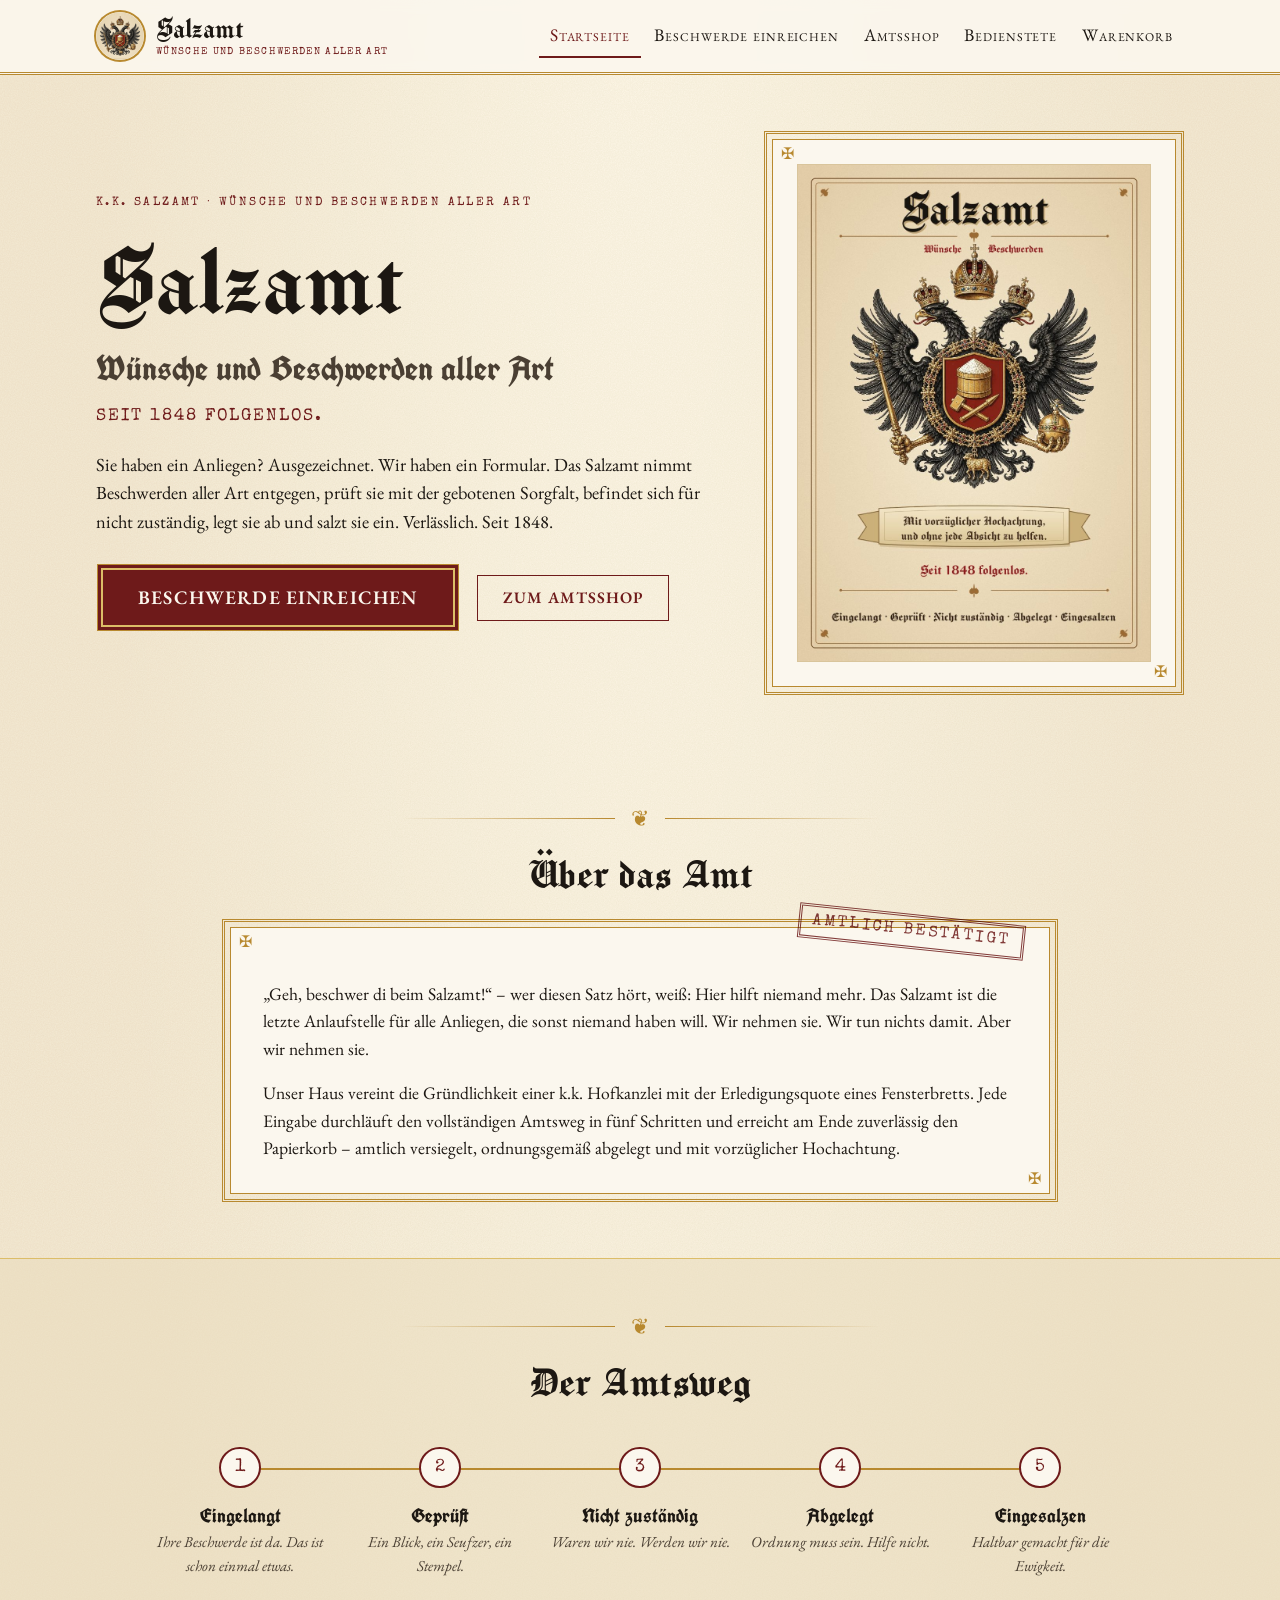
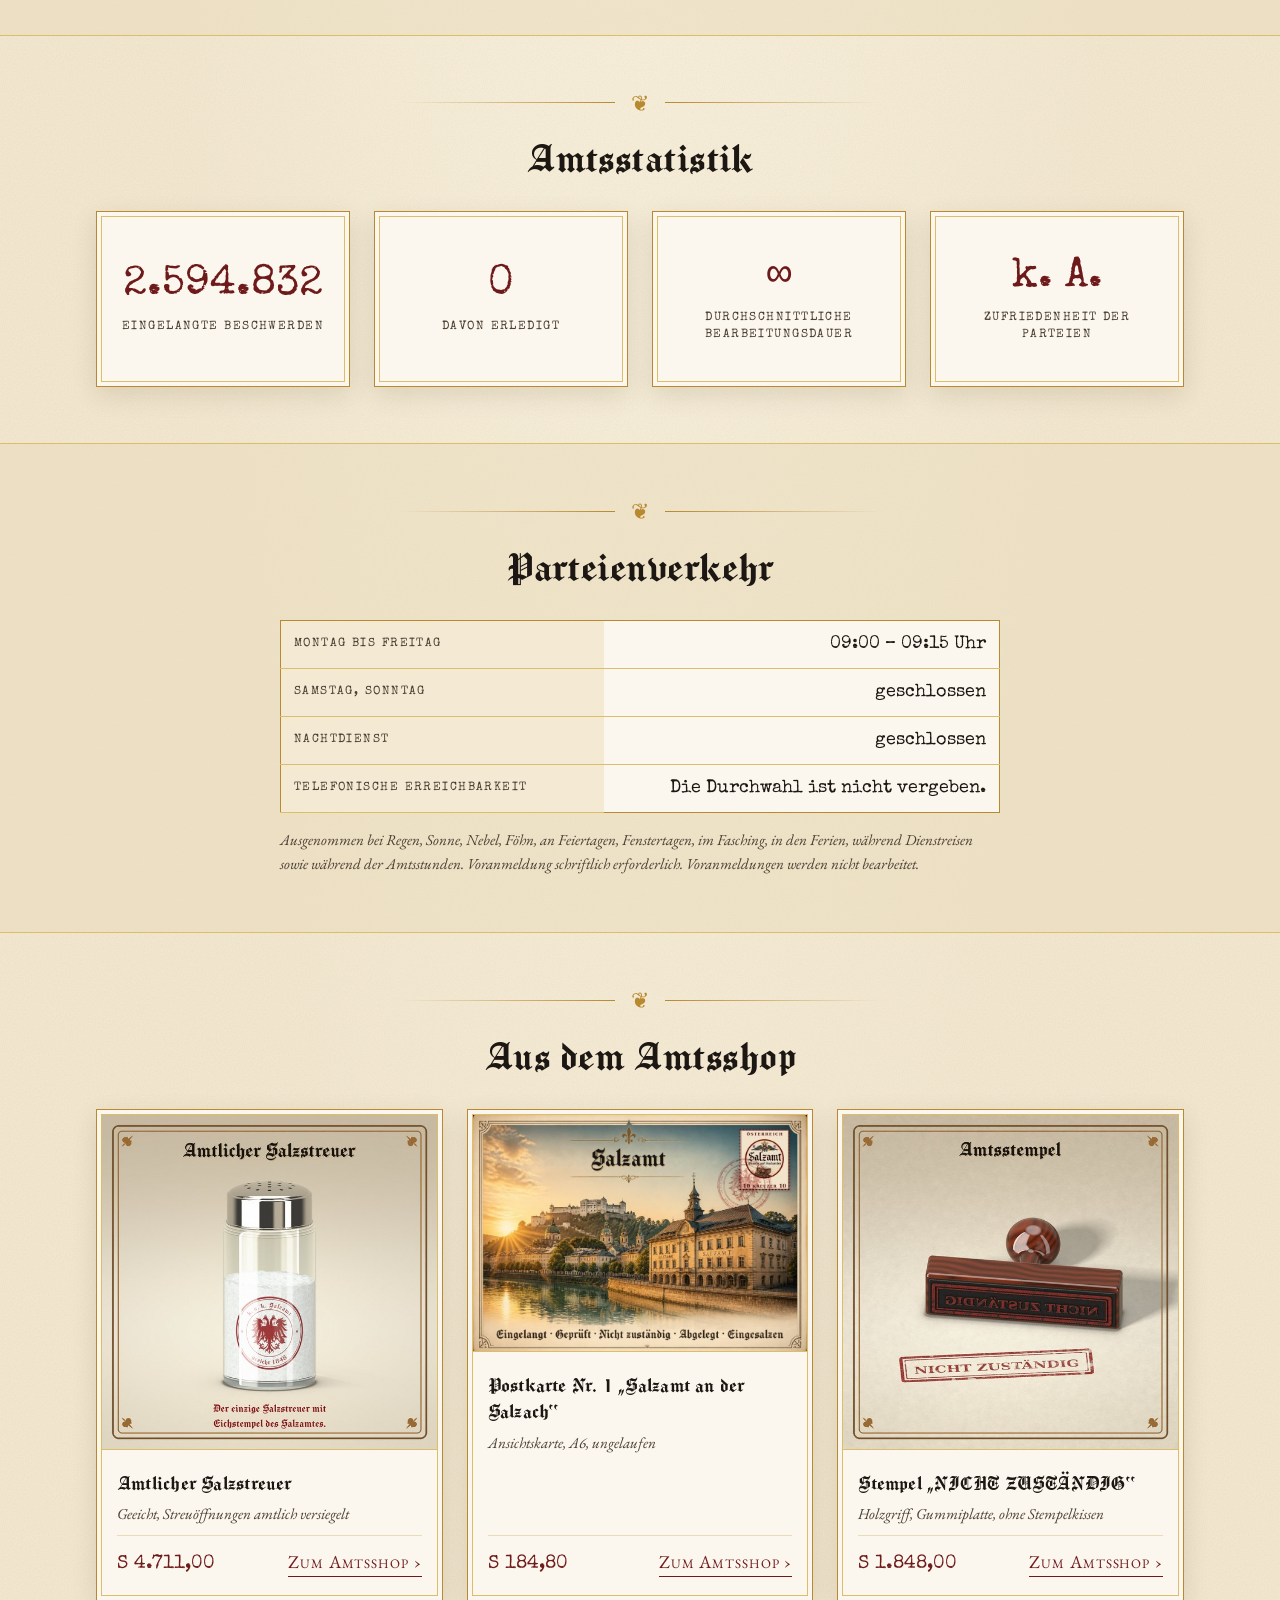
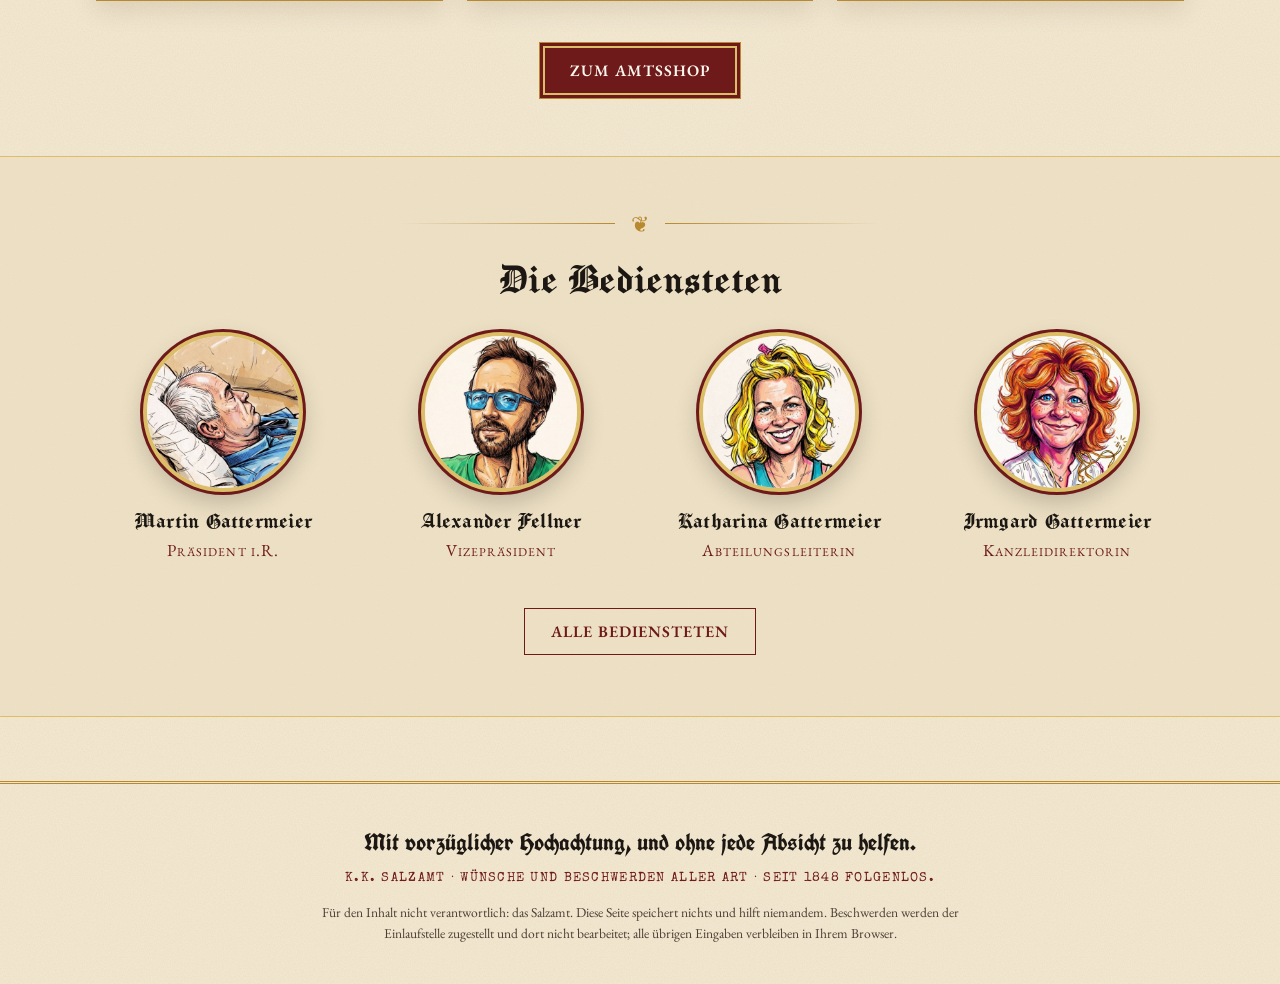
<file: index.html>
<!doctype html>
<html lang="de-AT">
  <head>
    <meta charset="utf-8" />
    <meta name="viewport" content="width=device-width, initial-scale=1" />
    <title>Salzamt · Wünsche und Beschwerden aller Art</title>
    <meta
      name="description"
      content="Das Salzamt nimmt Wünsche und Beschwerden aller Art entgegen, prüft sie, befindet sich für nicht zuständig, legt sie ab und salzt sie ein. Seit 1848 folgenlos."
    />
    <meta
      property="og:title"
      content="Salzamt · Wünsche und Beschwerden aller Art"
    />
    <meta
      property="og:description"
      content="Das Salzamt nimmt Wünsche und Beschwerden aller Art entgegen, prüft sie, befindet sich für nicht zuständig, legt sie ab und salzt sie ein. Seit 1848 folgenlos."
    />
    <meta
      property="og:image"
      content="https://salzamt.vip/assets/img/oval-600.jpg"
    />
    <link rel="icon" href="assets/img/badge-96.png" type="image/png" />
    <link rel="stylesheet" href="assets/style.css" />
    <link rel="stylesheet" href="assets/home.css" />
  </head>
  <body class="page-home">
    <a class="skip-link" href="#main">Zum Inhalt</a>
    <header class="site-header">
      <div class="container site-header__inner">
        <a class="brand" href="index.html">
          <img
            src="assets/img/badge-96.png"
            width="48"
            height="48"
            alt="Amtssiegel des Salzamtes"
          />
          <span class="brand__text">
            <span class="brand__wordmark">Salzamt</span>
            <span class="brand__sub">Wünsche und Beschwerden aller Art</span>
          </span>
        </a>
        <button
          class="nav-toggle"
          type="button"
          aria-expanded="false"
          aria-controls="main-nav"
        >
          Menü
        </button>
        <nav id="main-nav" class="main-nav" aria-label="Hauptnavigation">
          <ul>
            <li><a href="index.html">Startseite</a></li>
            <li><a href="beschwerde.html">Beschwerde einreichen</a></li>
            <li><a href="shop.html">Amtsshop</a></li>
            <li><a href="team.html">Bedienstete</a></li>
            <li>
              <a href="kassa.html" class="cart-link"
                >Warenkorb <span class="cart-badge" data-cart-count>0</span></a
              >
            </li>
          </ul>
        </nav>
      </div>
    </header>

    <main id="main">
      <!-- Hero -->
      <section class="section home-hero" aria-labelledby="hero-title">
        <div class="container home-hero__inner">
          <div class="home-hero__figure">
            <div class="frame home-hero__frame">
              <img
                src="assets/img/poster-900.jpg"
                width="900"
                height="1269"
                fetchpriority="high"
                decoding="async"
                alt="Plakat des Salzamtes: Doppeladler mit Salzfass-Wappen, darunter der Leitspruch „Mit vorzüglicher Hochachtung, und ohne jede Absicht zu helfen.“ und die Losung „Seit 1848 folgenlos.“"
              />
            </div>
          </div>
          <div class="home-hero__text">
            <p class="eyebrow">
              K.k. Salzamt · Wünsche und Beschwerden aller Art
            </p>
            <h1 id="hero-title" class="wordmark">Salzamt</h1>
            <p class="home-hero__subtitle">Wünsche und Beschwerden aller Art</p>
            <p class="lead home-hero__lead">Seit 1848 folgenlos.</p>
            <p class="home-hero__intro">
              Sie haben ein Anliegen? Ausgezeichnet. Wir haben ein Formular. Das
              Salzamt nimmt Beschwerden aller Art entgegen, prüft sie mit der
              gebotenen Sorgfalt, befindet sich für nicht zuständig, legt sie ab
              und salzt sie ein. Verlässlich. Seit 1848.
            </p>
            <div class="home-hero__actions">
              <a class="btn btn--lg" href="beschwerde.html"
                >Beschwerde einreichen</a
              >
              <a class="btn btn--ghost" href="shop.html">Zum Amtsshop</a>
            </div>
          </div>
        </div>
      </section>

      <!-- Über das Amt -->
      <section class="section home-about" aria-labelledby="about-title">
        <div class="container">
          <div class="ornament-rule" aria-hidden="true">❦</div>
          <h2 id="about-title" class="text-center">Über das Amt</h2>
          <div class="frame home-about__frame">
            <p>
              „Geh, beschwer di beim Salzamt!“ – wer diesen Satz hört, weiß:
              Hier hilft niemand mehr. Das Salzamt ist die letzte Anlaufstelle
              für alle Anliegen, die sonst niemand haben will. Wir nehmen sie.
              Wir tun nichts damit. Aber wir nehmen sie.
            </p>
            <p>
              Unser Haus vereint die Gründlichkeit einer k.k. Hofkanzlei mit der
              Erledigungsquote eines Fensterbretts. Jede Eingabe durchläuft den
              vollständigen Amtsweg in fünf Schritten und erreicht am Ende
              zuverlässig den Papierkorb – amtlich versiegelt, ordnungsgemäß
              abgelegt und mit vorzüglicher Hochachtung.
            </p>
            <span class="stamp home-about__stamp">Amtlich bestätigt</span>
          </div>
        </div>
      </section>

      <!-- Der Amtsweg -->
      <section
        class="section home-process home-band"
        aria-labelledby="process-title"
      >
        <div class="container">
          <div class="ornament-rule" aria-hidden="true">❦</div>
          <h2 id="process-title" class="text-center">Der Amtsweg</h2>
          <ol class="amtsweg home-process__steps">
            <li>
              <strong>Eingelangt</strong>
              <span>Ihre Beschwerde ist da. Das ist schon einmal etwas.</span>
            </li>
            <li>
              <strong>Geprüft</strong>
              <span>Ein Blick, ein Seufzer, ein Stempel.</span>
            </li>
            <li>
              <strong>Nicht zuständig</strong>
              <span>Waren wir nie. Werden wir nie.</span>
            </li>
            <li>
              <strong>Abgelegt</strong>
              <span>Ordnung muss sein. Hilfe nicht.</span>
            </li>
            <li>
              <strong>Eingesalzen</strong>
              <span>Haltbar gemacht für die Ewigkeit.</span>
            </li>
          </ol>
        </div>
      </section>

      <!-- Amtsstatistik -->
      <section class="section home-stats" aria-labelledby="stats-title">
        <div class="container">
          <div class="ornament-rule" aria-hidden="true">❦</div>
          <h2 id="stats-title" class="text-center">Amtsstatistik</h2>
          <dl class="grid grid--4 home-stats__grid">
            <div class="card home-stat">
              <dt class="home-stat__label">Eingelangte Beschwerden</dt>
              <dd class="home-stat__value" data-stat="complaints">3.412.876</dd>
            </div>
            <div class="card home-stat">
              <dt class="home-stat__label">Davon erledigt</dt>
              <dd class="home-stat__value">0</dd>
            </div>
            <div class="card home-stat">
              <dt class="home-stat__label">
                Durchschnittliche Bearbeitungsdauer
              </dt>
              <dd class="home-stat__value">∞</dd>
            </div>
            <div class="card home-stat">
              <dt class="home-stat__label">Zufriedenheit der Parteien</dt>
              <dd class="home-stat__value">k. A.</dd>
            </div>
          </dl>
        </div>
      </section>

      <!-- Parteienverkehr -->
      <section
        class="section home-hours home-band"
        aria-labelledby="hours-title"
      >
        <div class="container">
          <div class="ornament-rule" aria-hidden="true">❦</div>
          <h2 id="hours-title" class="text-center">Parteienverkehr</h2>
          <div class="home-hours__box">
            <table class="table">
              <tbody>
                <tr>
                  <th scope="row">Montag bis Freitag</th>
                  <td class="num">09:00 – 09:15 Uhr</td>
                </tr>
                <tr>
                  <th scope="row">Samstag, Sonntag</th>
                  <td class="num">geschlossen</td>
                </tr>
                <tr>
                  <th scope="row">Nachtdienst</th>
                  <td class="num">geschlossen</td>
                </tr>
                <tr>
                  <th scope="row">Telefonische Erreichbarkeit</th>
                  <td class="num">Die Durchwahl ist nicht vergeben.</td>
                </tr>
              </tbody>
            </table>
            <p class="home-hours__note">
              Ausgenommen bei Regen, Sonne, Nebel, Föhn, an Feiertagen,
              Fenstertagen, im Fasching, in den Ferien, während Dienstreisen
              sowie während der Amtsstunden. Voranmeldung schriftlich
              erforderlich. Voranmeldungen werden nicht bearbeitet.
            </p>
          </div>
        </div>
      </section>

      <!-- Aus dem Amtsshop -->
      <section class="section home-shop-teaser" aria-labelledby="shop-title">
        <div class="container">
          <div class="ornament-rule" aria-hidden="true">❦</div>
          <h2 id="shop-title" class="text-center">Aus dem Amtsshop</h2>
          <div class="grid grid--3 home-products">
            <article class="card home-product">
              <div
                class="card__media home-product__media home-product__media--square"
              >
                <img
                  src="assets/img/shop_salzstreuer.jpg"
                  width="600"
                  height="600"
                  loading="lazy"
                  decoding="async"
                  alt="Amtlicher Salzstreuer mit dem Eichstempel des Salzamtes"
                />
              </div>
              <div class="card__body">
                <h3 class="card__title">Amtlicher Salzstreuer</h3>
                <p class="home-product__subtitle">
                  Geeicht, Streuöffnungen amtlich versiegelt
                </p>
                <div class="home-product__foot">
                  <p class="home-product__price">S 4.711,00</p>
                  <a class="home-product__link" href="shop.html"
                    >Zum Amtsshop</a
                  >
                </div>
              </div>
            </article>

            <article class="card home-product">
              <div class="card__media home-product__media">
                <img
                  src="assets/img/postkarte-1.jpg"
                  width="900"
                  height="639"
                  loading="lazy"
                  decoding="async"
                  alt="Postkarte Nr. 1: das Salzamt am Ufer der Salzach im Abendlicht, mit der Festung Hohensalzburg im Hintergrund"
                />
              </div>
              <div class="card__body">
                <h3 class="card__title">
                  Postkarte Nr. 1 „Salzamt an der Salzach“
                </h3>
                <p class="home-product__subtitle">
                  Ansichtskarte, A6, ungelaufen
                </p>
                <div class="home-product__foot">
                  <p class="home-product__price">S 184,80</p>
                  <a class="home-product__link" href="shop.html"
                    >Zum Amtsshop</a
                  >
                </div>
              </div>
            </article>

            <article class="card home-product">
              <div
                class="card__media home-product__media home-product__media--square"
              >
                <img
                  src="assets/img/shop_stempel.jpg"
                  width="600"
                  height="600"
                  loading="lazy"
                  decoding="async"
                  alt="Amtsstempel mit Holzgriff und dem Abdruck „NICHT ZUSTÄNDIG“"
                />
              </div>
              <div class="card__body">
                <h3 class="card__title">Stempel „NICHT ZUSTÄNDIG“</h3>
                <p class="home-product__subtitle">
                  Holzgriff, Gummiplatte, ohne Stempelkissen
                </p>
                <div class="home-product__foot">
                  <p class="home-product__price">S 1.848,00</p>
                  <a class="home-product__link" href="shop.html"
                    >Zum Amtsshop</a
                  >
                </div>
              </div>
            </article>
          </div>
          <p class="text-center home-section-cta">
            <a class="btn" href="shop.html">Zum Amtsshop</a>
          </p>
        </div>
      </section>

      <!-- Die Bediensteten -->
      <section
        class="section home-team-teaser home-band"
        aria-labelledby="team-title"
      >
        <div class="container">
          <div class="ornament-rule" aria-hidden="true">❦</div>
          <h2 id="team-title" class="text-center">Die Bediensteten</h2>
          <ul class="grid grid--4 home-team-teaser__list">
            <li class="home-member">
              <img
                class="circle-photo"
                src="assets/img/team-martin-gattermeier.jpg"
                width="160"
                height="160"
                loading="lazy"
                decoding="async"
                alt="Lichtbild Martin Gattermeier"
                data-fallback="lichtbild"
              />
              <h3 class="home-member__name">Martin Gattermeier</h3>
              <p class="home-member__title">Präsident i.R.</p>
            </li>
            <li class="home-member">
              <img
                class="circle-photo"
                src="assets/img/team-alexander-fellner.jpg"
                width="160"
                height="160"
                loading="lazy"
                decoding="async"
                alt="Lichtbild Alexander Fellner"
                data-fallback="lichtbild"
              />
              <h3 class="home-member__name">Alexander Fellner</h3>
              <p class="home-member__title">Vizepräsident</p>
            </li>
            <li class="home-member">
              <img
                class="circle-photo"
                src="assets/img/team-katharina-gattermeier.jpg"
                width="160"
                height="160"
                loading="lazy"
                decoding="async"
                alt="Lichtbild Katharina Gattermeier"
                data-fallback="lichtbild"
              />
              <h3 class="home-member__name">Katharina Gattermeier</h3>
              <p class="home-member__title">Abteilungsleiterin</p>
            </li>
            <li class="home-member">
              <img
                class="circle-photo"
                src="assets/img/team-irmgard-gattermeier.jpg"
                width="160"
                height="160"
                loading="lazy"
                decoding="async"
                alt="Lichtbild Irmgard Gattermeier"
                data-fallback="lichtbild"
              />
              <h3 class="home-member__name">Irmgard Gattermeier</h3>
              <p class="home-member__title">Kanzleidirektorin</p>
            </li>
          </ul>
          <p class="text-center home-section-cta">
            <a class="btn btn--ghost" href="team.html">Alle Bediensteten</a>
          </p>
        </div>
      </section>
    </main>

    <footer class="site-footer">
      <div class="container">
        <p class="site-footer__motto">
          Mit vorzüglicher Hochachtung, und ohne jede Absicht zu helfen.
        </p>
        <p class="site-footer__line">
          K.k. Salzamt · Wünsche und Beschwerden aller Art · Seit 1848
          folgenlos.
        </p>
        <p class="site-footer__small">
          Für den Inhalt nicht verantwortlich: das Salzamt. Diese Seite
          speichert nichts und hilft niemandem. Beschwerden werden der
          Einlaufstelle zugestellt und dort nicht bearbeitet; alle übrigen
          Eingaben verbleiben in Ihrem Browser.
        </p>
      </div>
    </footer>

    <script src="assets/site.js"></script>
    <script src="assets/home.js"></script>
  </body>
</html>
</file>
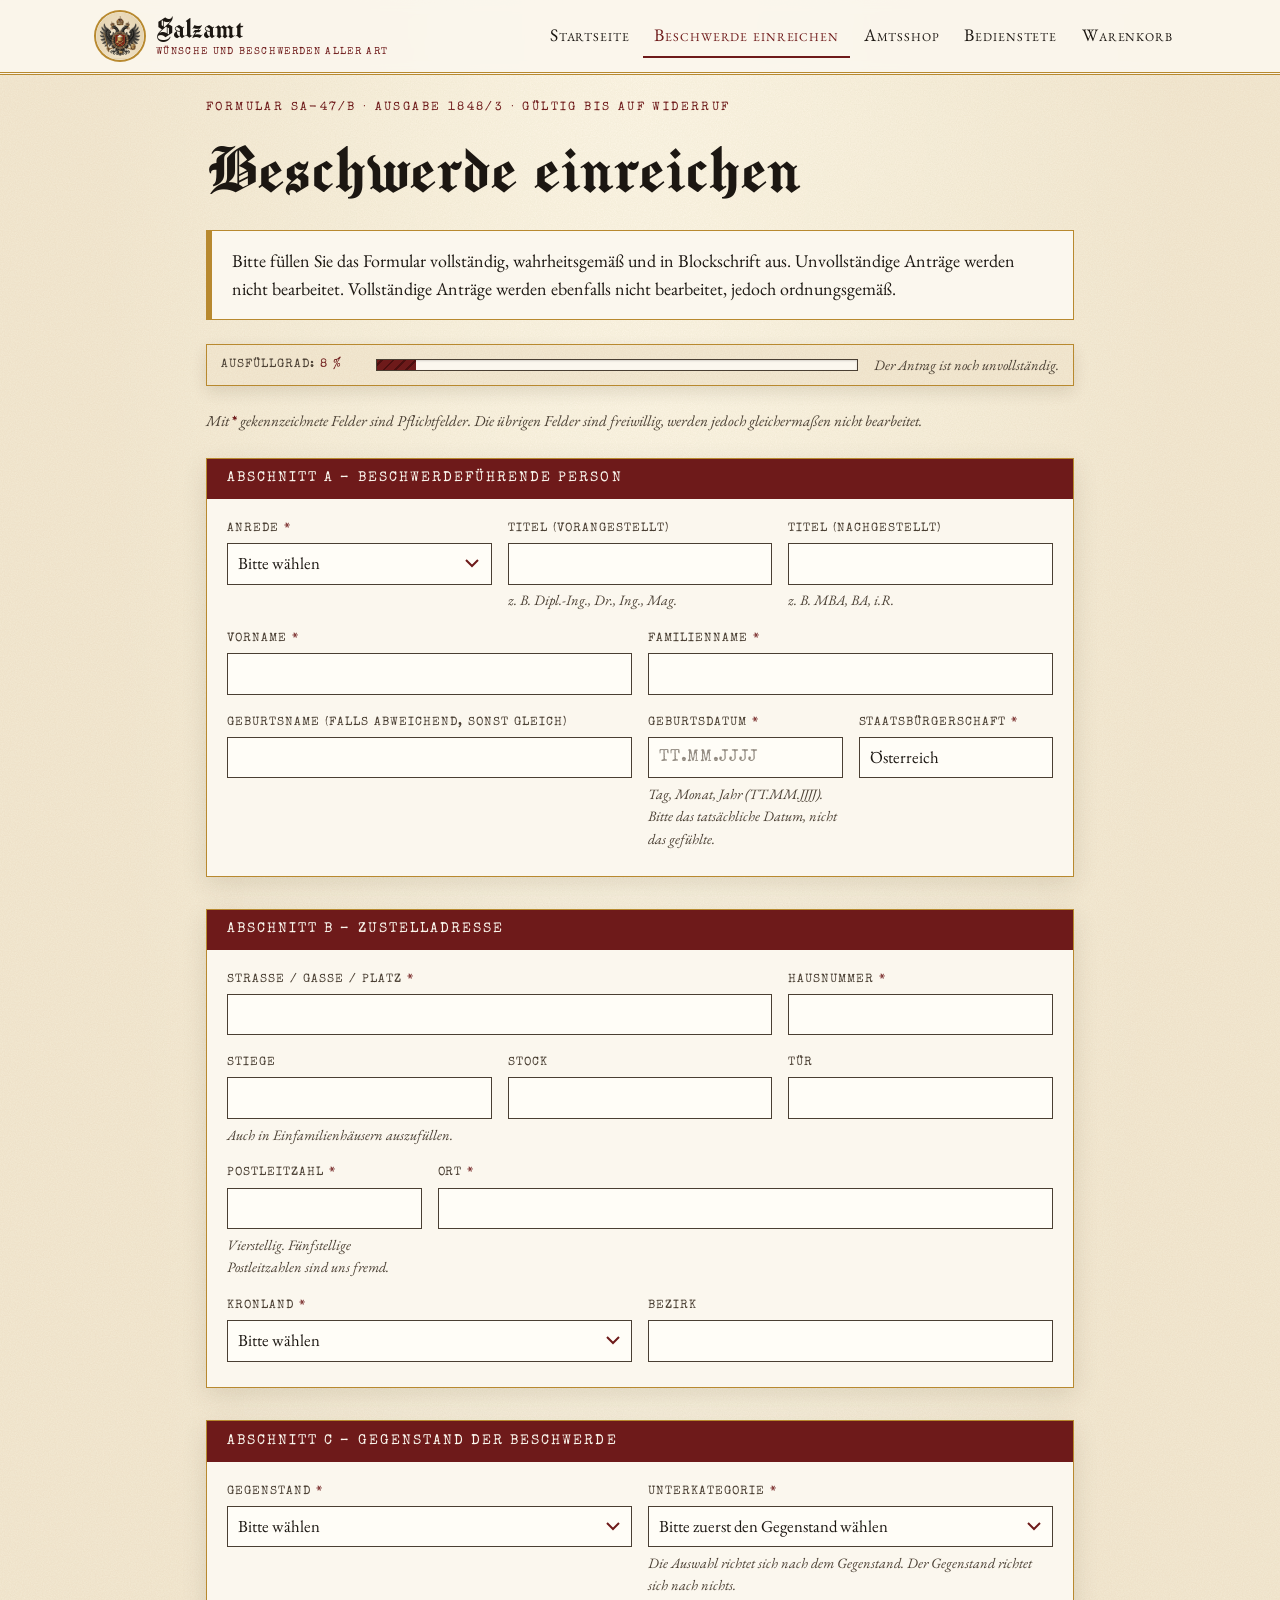
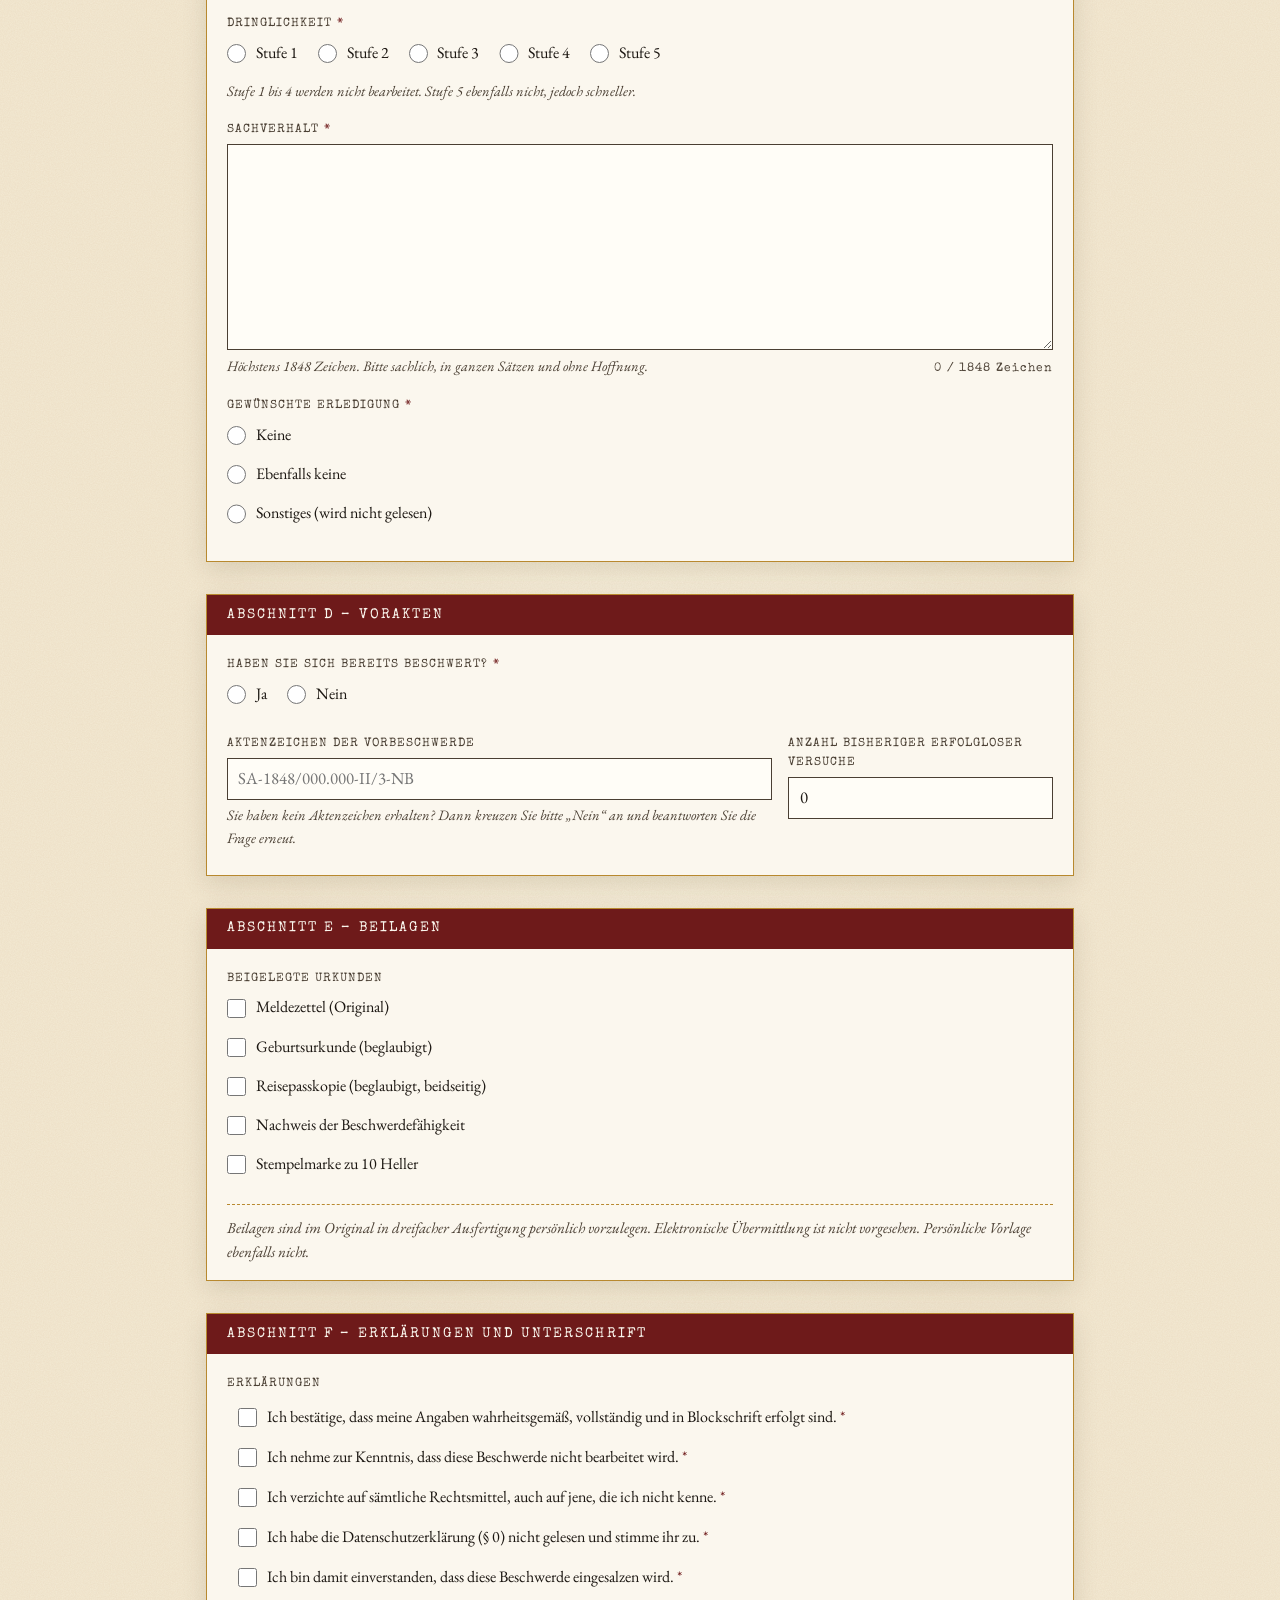
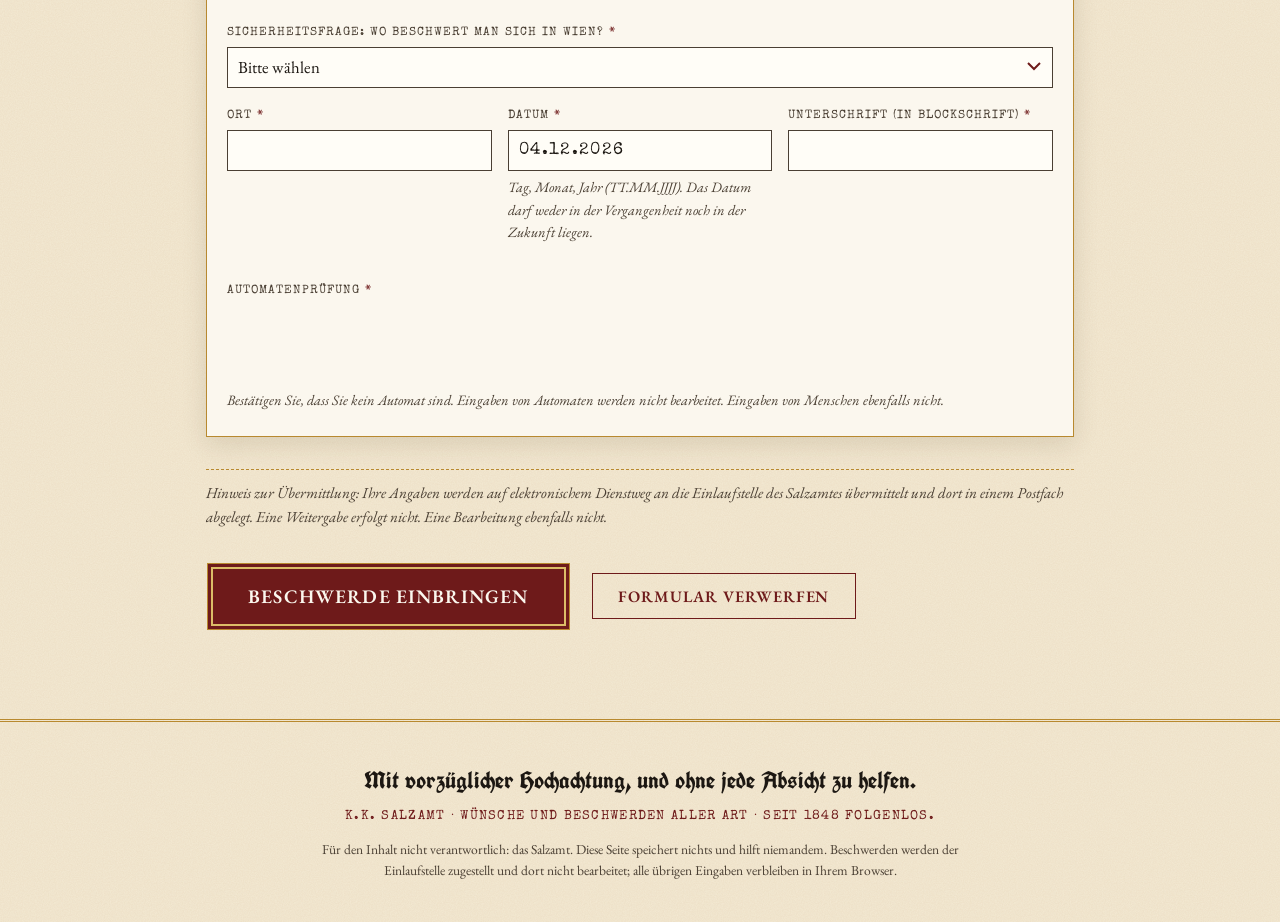
<file: beschwerde.html>
<!doctype html>
<html lang="de-AT">
  <head>
    <meta charset="utf-8" />
    <meta name="viewport" content="width=device-width, initial-scale=1" />
    <title>Beschwerde einreichen · Salzamt</title>
    <meta
      name="description"
      content="Formular SA-47/B: Reichen Sie Ihre Beschwerde beim Salzamt ein. Sie wird ordnungsgemäß entgegengenommen, geprüft, für nicht zuständig befunden, abgelegt und eingesalzen."
    />
    <meta property="og:title" content="Beschwerde einreichen · Salzamt" />
    <meta
      property="og:description"
      content="Formular SA-47/B: Reichen Sie Ihre Beschwerde beim Salzamt ein. Sie wird ordnungsgemäß entgegengenommen, geprüft, für nicht zuständig befunden, abgelegt und eingesalzen."
    />
    <meta
      property="og:image"
      content="https://salzamt.vip/assets/img/oval-600.jpg"
    />
    <link rel="icon" href="assets/img/badge-96.png" type="image/png" />
    <link rel="stylesheet" href="assets/style.css" />
    <link rel="stylesheet" href="assets/complaint.css" />
  </head>
  <body class="page-complaint">
    <a class="skip-link" href="#main">Zum Inhalt</a>
    <header class="site-header">
      <div class="container site-header__inner">
        <a class="brand" href="index.html">
          <img
            src="assets/img/badge-96.png"
            width="48"
            height="48"
            alt="Amtssiegel des Salzamtes"
          />
          <span class="brand__text">
            <span class="brand__wordmark">Salzamt</span>
            <span class="brand__sub">Wünsche und Beschwerden aller Art</span>
          </span>
        </a>
        <button
          class="nav-toggle"
          type="button"
          aria-expanded="false"
          aria-controls="main-nav"
        >
          Menü
        </button>
        <nav id="main-nav" class="main-nav" aria-label="Hauptnavigation">
          <ul>
            <li><a href="index.html">Startseite</a></li>
            <li><a href="beschwerde.html">Beschwerde einreichen</a></li>
            <li><a href="shop.html">Amtsshop</a></li>
            <li><a href="team.html">Bedienstete</a></li>
            <li>
              <a href="kassa.html" class="cart-link"
                >Warenkorb <span class="cart-badge" data-cart-count>0</span></a
              >
            </li>
          </ul>
        </nav>
      </div>
    </header>

    <main id="main">
      <section class="section section--tight complaint">
        <div class="container complaint__inner">
          <div class="complaint-intro" id="complaint-intro">
            <p class="eyebrow">
              Formular SA-47/B · Ausgabe 1848/3 · Gültig bis auf Widerruf
            </p>
            <h1>Beschwerde einreichen</h1>
            <div class="notice" id="complaint-preamble">
              <p>
                Bitte füllen Sie das Formular vollständig, wahrheitsgemäß und in
                Blockschrift aus. Unvollständige Anträge werden nicht
                bearbeitet. Vollständige Anträge werden ebenfalls nicht
                bearbeitet, jedoch ordnungsgemäß.
              </p>
            </div>
          </div>

          <div class="complaint-progress" id="complaint-progress">
            <span class="complaint-progress__label"
              >Ausfüllgrad:
              <strong class="complaint-progress__value" data-progress-value
                >0 %</strong
              ></span
            >
            <div
              class="complaint-progress__track"
              role="progressbar"
              aria-label="Ausfüllgrad des Formulars"
              aria-valuemin="0"
              aria-valuemax="100"
              aria-valuenow="0"
              data-progress-track
            >
              <div class="complaint-progress__bar" data-progress-bar></div>
            </div>
            <span class="complaint-progress__note" data-progress-note
              >Der Antrag ist unvollständig.</span
            >
          </div>

          <!-- Complaints are delivered to the Einlaufstelle mailbox through
               Web3Forms (see README, "Einlaufstelle"). data-access-key holds
               the public Web3Forms access key; while it is empty, nothing is
               sent and the form only plays its part. -->
          <form
            id="complaint-form"
            class="complaint-form"
            novalidate
            autocomplete="off"
            aria-describedby="complaint-required-note"
            data-endpoint="https://api.web3forms.com/submit"
            data-access-key=""
          >
            <p class="complaint-required-note" id="complaint-required-note">
              Mit <span class="complaint-required-mark">*</span> gekennzeichnete
              Felder sind Pflichtfelder. Die übrigen Felder sind freiwillig,
              werden jedoch gleichermaßen nicht bearbeitet.
            </p>

            <!-- Abschnitt A -->
            <fieldset class="form-section" data-section="A">
              <legend class="form-section__title">
                Abschnitt A – Beschwerdeführende Person
              </legend>
              <div class="form-section__body">
                <div class="complaint-grid">
                  <div class="field field--required complaint-col-4">
                    <label class="field__label" for="salutation">Anrede</label>
                    <select id="salutation" name="salutation" required>
                      <option value="">Bitte wählen</option>
                      <option value="Herr">Herr</option>
                      <option value="Frau">Frau</option>
                      <option value="Hofrat">Hofrat</option>
                      <option value="Hofrätin">Hofrätin</option>
                      <option value="Kommerzialrat">Kommerzialrat</option>
                      <option value="Kommerzialrätin">Kommerzialrätin</option>
                      <option value="Magister">Magister</option>
                      <option value="Magistra">Magistra</option>
                      <option value="Durchlaucht">Durchlaucht</option>
                      <option value="Sonstiges (bitte nicht angeben)">
                        Sonstiges (bitte nicht angeben)
                      </option>
                    </select>
                  </div>
                  <div class="field complaint-col-4 complaint-col-sm-6">
                    <label class="field__label" for="title-before"
                      >Titel (vorangestellt)</label
                    >
                    <input
                      id="title-before"
                      name="title-before"
                      type="text"
                      aria-describedby="title-before-hint"
                    />
                    <span class="field__hint" id="title-before-hint"
                      >z. B. Dipl.-Ing., Dr., Ing., Mag.</span
                    >
                  </div>
                  <div class="field complaint-col-4 complaint-col-sm-6">
                    <label class="field__label" for="title-after"
                      >Titel (nachgestellt)</label
                    >
                    <input
                      id="title-after"
                      name="title-after"
                      type="text"
                      aria-describedby="title-after-hint"
                    />
                    <span class="field__hint" id="title-after-hint"
                      >z. B. MBA, BA, i.R.</span
                    >
                  </div>
                  <div class="field field--required complaint-col-6">
                    <label class="field__label" for="given-name">Vorname</label>
                    <input
                      id="given-name"
                      name="given-name"
                      type="text"
                      required
                    />
                  </div>
                  <div class="field field--required complaint-col-6">
                    <label class="field__label" for="family-name"
                      >Familienname</label
                    >
                    <input
                      id="family-name"
                      name="family-name"
                      type="text"
                      required
                    />
                  </div>
                  <div class="field complaint-col-6">
                    <label class="field__label" for="birth-name"
                      >Geburtsname (falls abweichend, sonst gleich)</label
                    >
                    <input id="birth-name" name="birth-name" type="text" />
                  </div>
                  <div
                    class="field field--required complaint-col-3 complaint-col-sm-6"
                  >
                    <label class="field__label" for="birth-date"
                      >Geburtsdatum</label
                    >
                    <input
                      id="birth-date"
                      name="birth-date"
                      type="text"
                      class="complaint-date"
                      inputmode="numeric"
                      placeholder="TT.MM.JJJJ"
                      maxlength="10"
                      required
                      aria-describedby="birth-date-hint"
                    />
                    <span class="field__hint" id="birth-date-hint"
                      >Tag, Monat, Jahr (TT.MM.JJJJ). Bitte das tatsächliche
                      Datum, nicht das gefühlte.</span
                    >
                  </div>
                  <div
                    class="field field--required complaint-col-3 complaint-col-sm-6"
                  >
                    <label class="field__label" for="citizenship"
                      >Staatsbürgerschaft</label
                    >
                    <input
                      id="citizenship"
                      name="citizenship"
                      type="text"
                      value="Österreich"
                      required
                    />
                  </div>
                </div>
              </div>
            </fieldset>

            <!-- Abschnitt B -->
            <fieldset class="form-section" data-section="B">
              <legend class="form-section__title">
                Abschnitt B – Zustelladresse
              </legend>
              <div class="form-section__body">
                <div class="complaint-grid">
                  <div class="field field--required complaint-col-8">
                    <label class="field__label" for="street"
                      >Straße / Gasse / Platz</label
                    >
                    <input id="street" name="street" type="text" required />
                  </div>
                  <div class="field field--required complaint-col-4">
                    <label class="field__label" for="street-number"
                      >Hausnummer</label
                    >
                    <input
                      id="street-number"
                      name="street-number"
                      type="text"
                      required
                    />
                  </div>
                  <div class="field complaint-col-4 complaint-col-sm-4">
                    <label class="field__label" for="stair">Stiege</label>
                    <input
                      id="stair"
                      name="stair"
                      type="text"
                      aria-describedby="stair-hint"
                    />
                    <span class="field__hint" id="stair-hint"
                      >Auch in Einfamilienhäusern auszufüllen.</span
                    >
                  </div>
                  <div class="field complaint-col-4 complaint-col-sm-4">
                    <label class="field__label" for="floor">Stock</label>
                    <input id="floor" name="floor" type="text" />
                  </div>
                  <div class="field complaint-col-4 complaint-col-sm-4">
                    <label class="field__label" for="door">Tür</label>
                    <input id="door" name="door" type="text" />
                  </div>
                  <div
                    class="field field--required complaint-col-3 complaint-col-sm-6"
                  >
                    <label class="field__label" for="postal-code"
                      >Postleitzahl</label
                    >
                    <input
                      id="postal-code"
                      name="postal-code"
                      type="text"
                      inputmode="numeric"
                      pattern="[0-9]{4}"
                      maxlength="4"
                      required
                      aria-describedby="postal-code-hint"
                    />
                    <span class="field__hint" id="postal-code-hint"
                      >Vierstellig. Fünfstellige Postleitzahlen sind uns
                      fremd.</span
                    >
                  </div>
                  <div
                    class="field field--required complaint-col-9 complaint-col-sm-6"
                  >
                    <label class="field__label" for="city">Ort</label>
                    <input id="city" name="city" type="text" required />
                  </div>
                  <div class="field field--required complaint-col-6">
                    <label class="field__label" for="crown-land"
                      >Kronland</label
                    >
                    <select id="crown-land" name="crown-land" required>
                      <option value="">Bitte wählen</option>
                      <option value="Wien">Wien</option>
                      <option value="Niederösterreich">Niederösterreich</option>
                      <option value="Oberösterreich">Oberösterreich</option>
                      <option value="Salzburg">Salzburg</option>
                      <option value="Steiermark">Steiermark</option>
                      <option value="Kärnten">Kärnten</option>
                      <option value="Tirol">Tirol</option>
                      <option value="Vorarlberg">Vorarlberg</option>
                      <option value="Burgenland">Burgenland</option>
                      <option value="Kronland Salzburg (historisch)">
                        Kronland Salzburg (historisch)
                      </option>
                      <option value="Ausland (nicht zuständig)">
                        Ausland (nicht zuständig)
                      </option>
                    </select>
                  </div>
                  <div class="field complaint-col-6">
                    <label class="field__label" for="district">Bezirk</label>
                    <input id="district" name="district" type="text" />
                  </div>
                </div>
              </div>
            </fieldset>

            <!-- Abschnitt C -->
            <fieldset class="form-section" data-section="C">
              <legend class="form-section__title">
                Abschnitt C – Gegenstand der Beschwerde
              </legend>
              <div class="form-section__body">
                <div class="complaint-grid">
                  <div class="field field--required complaint-col-6">
                    <label class="field__label" for="complaint-category"
                      >Gegenstand</label
                    >
                    <select
                      id="complaint-category"
                      name="complaint-category"
                      required
                    >
                      <option value="">Bitte wählen</option>
                      <option value="Lärm">Lärm</option>
                      <option value="Nachbarn">Nachbarn</option>
                      <option value="Wetter">Wetter</option>
                      <option value="Amtswege">Amtswege</option>
                      <option value="Gebühren">Gebühren</option>
                      <option value="Das Salzamt selbst">
                        Das Salzamt selbst
                      </option>
                      <option value="Sonstiges">Sonstiges</option>
                    </select>
                  </div>
                  <div class="field field--required complaint-col-6">
                    <label class="field__label" for="complaint-subcategory"
                      >Unterkategorie</label
                    >
                    <select
                      id="complaint-subcategory"
                      name="complaint-subcategory"
                      required
                      aria-describedby="complaint-subcategory-hint"
                    >
                      <option value="">
                        Bitte zuerst den Gegenstand wählen
                      </option>
                    </select>
                    <span class="field__hint" id="complaint-subcategory-hint"
                      >Die Auswahl richtet sich nach dem Gegenstand. Der
                      Gegenstand richtet sich nach nichts.</span
                    >
                  </div>
                </div>

                <fieldset class="field field--required complaint-group">
                  <legend class="field__label">Dringlichkeit</legend>
                  <div
                    class="radio-group radio-group--inline"
                    aria-describedby="urgency-hint"
                  >
                    <label class="check" for="urgency-1"
                      ><input
                        id="urgency-1"
                        type="radio"
                        name="urgency"
                        value="1"
                      />
                      Stufe 1</label
                    >
                    <label class="check" for="urgency-2"
                      ><input
                        id="urgency-2"
                        type="radio"
                        name="urgency"
                        value="2"
                      />
                      Stufe 2</label
                    >
                    <label class="check" for="urgency-3"
                      ><input
                        id="urgency-3"
                        type="radio"
                        name="urgency"
                        value="3"
                      />
                      Stufe 3</label
                    >
                    <label class="check" for="urgency-4"
                      ><input
                        id="urgency-4"
                        type="radio"
                        name="urgency"
                        value="4"
                      />
                      Stufe 4</label
                    >
                    <label class="check" for="urgency-5"
                      ><input
                        id="urgency-5"
                        type="radio"
                        name="urgency"
                        value="5"
                      />
                      Stufe 5</label
                    >
                  </div>
                  <span class="field__hint" id="urgency-hint"
                    >Stufe 1 bis 4 werden nicht bearbeitet. Stufe 5 ebenfalls
                    nicht, jedoch schneller.</span
                  >
                </fieldset>

                <div class="field field--required">
                  <label class="field__label" for="complaint-text"
                    >Sachverhalt</label
                  >
                  <textarea
                    id="complaint-text"
                    name="complaint-text"
                    rows="8"
                    maxlength="1848"
                    required
                    aria-describedby="complaint-text-hint complaint-text-counter"
                  ></textarea>
                  <div class="complaint-textarea-foot">
                    <span class="field__hint" id="complaint-text-hint"
                      >Höchstens 1848 Zeichen. Bitte sachlich, in ganzen Sätzen
                      und ohne Hoffnung.</span
                    >
                    <span
                      class="complaint-counter"
                      id="complaint-text-counter"
                      aria-live="polite"
                      >0 / 1848 Zeichen</span
                    >
                  </div>
                </div>

                <fieldset class="field field--required complaint-group">
                  <legend class="field__label">Gewünschte Erledigung</legend>
                  <div class="radio-group">
                    <label class="check" for="desired-outcome-none"
                      ><input
                        id="desired-outcome-none"
                        type="radio"
                        name="desired-outcome"
                        value="none"
                      />
                      Keine</label
                    >
                    <label class="check" for="desired-outcome-none-either"
                      ><input
                        id="desired-outcome-none-either"
                        type="radio"
                        name="desired-outcome"
                        value="none-either"
                      />
                      Ebenfalls keine</label
                    >
                    <label class="check" for="desired-outcome-other"
                      ><input
                        id="desired-outcome-other"
                        type="radio"
                        name="desired-outcome"
                        value="other"
                      />
                      Sonstiges (wird nicht gelesen)</label
                    >
                  </div>
                </fieldset>
              </div>
            </fieldset>

            <!-- Abschnitt D -->
            <fieldset class="form-section" data-section="D">
              <legend class="form-section__title">
                Abschnitt D – Vorakten
              </legend>
              <div class="form-section__body">
                <fieldset class="field field--required complaint-group">
                  <legend class="field__label">
                    Haben Sie sich bereits beschwert?
                  </legend>
                  <div class="radio-group radio-group--inline">
                    <label class="check" for="previous-complaint-yes"
                      ><input
                        id="previous-complaint-yes"
                        type="radio"
                        name="previous-complaint"
                        value="Ja"
                      />
                      Ja</label
                    >
                    <label class="check" for="previous-complaint-no"
                      ><input
                        id="previous-complaint-no"
                        type="radio"
                        name="previous-complaint"
                        value="Nein"
                      />
                      Nein</label
                    >
                  </div>
                </fieldset>
                <div class="complaint-grid">
                  <div class="field complaint-col-8" data-required-if-previous>
                    <label class="field__label" for="previous-case-number"
                      >Aktenzeichen der Vorbeschwerde</label
                    >
                    <input
                      id="previous-case-number"
                      name="previous-case-number"
                      type="text"
                      placeholder="SA-1848/000.000-II/3-NB"
                      aria-describedby="previous-case-number-hint"
                    />
                    <span class="field__hint" id="previous-case-number-hint"
                      >Sie haben kein Aktenzeichen erhalten? Dann kreuzen Sie
                      bitte „Nein“ an und beantworten Sie die Frage
                      erneut.</span
                    >
                  </div>
                  <div class="field complaint-col-4">
                    <label class="field__label" for="previous-attempts"
                      >Anzahl bisheriger erfolgloser Versuche</label
                    >
                    <input
                      id="previous-attempts"
                      name="previous-attempts"
                      type="number"
                      min="0"
                      max="999"
                      step="1"
                      value="0"
                    />
                  </div>
                </div>
              </div>
            </fieldset>

            <!-- Abschnitt E -->
            <fieldset class="form-section" data-section="E">
              <legend class="form-section__title">
                Abschnitt E – Beilagen
              </legend>
              <div class="form-section__body">
                <fieldset class="field complaint-group">
                  <legend class="field__label">Beigelegte Urkunden</legend>
                  <div class="check-group">
                    <label class="check" for="attachment-registration"
                      ><input
                        id="attachment-registration"
                        type="checkbox"
                        name="attachment-registration"
                      />
                      Meldezettel (Original)</label
                    >
                    <label class="check" for="attachment-birth-certificate"
                      ><input
                        id="attachment-birth-certificate"
                        type="checkbox"
                        name="attachment-birth-certificate"
                      />
                      Geburtsurkunde (beglaubigt)</label
                    >
                    <label class="check" for="attachment-passport-copy"
                      ><input
                        id="attachment-passport-copy"
                        type="checkbox"
                        name="attachment-passport-copy"
                      />
                      Reisepasskopie (beglaubigt, beidseitig)</label
                    >
                    <label class="check" for="attachment-capacity-proof"
                      ><input
                        id="attachment-capacity-proof"
                        type="checkbox"
                        name="attachment-capacity-proof"
                      />
                      Nachweis der Beschwerdefähigkeit</label
                    >
                    <label class="check" for="attachment-stamp"
                      ><input
                        id="attachment-stamp"
                        type="checkbox"
                        name="attachment-stamp"
                      />
                      Stempelmarke zu 10 Heller</label
                    >
                  </div>
                </fieldset>
                <p class="complaint-note">
                  Beilagen sind im Original in dreifacher Ausfertigung
                  persönlich vorzulegen. Elektronische Übermittlung ist nicht
                  vorgesehen. Persönliche Vorlage ebenfalls nicht.
                </p>
              </div>
            </fieldset>

            <!-- Abschnitt F -->
            <fieldset class="form-section" data-section="F">
              <legend class="form-section__title">
                Abschnitt F – Erklärungen und Unterschrift
              </legend>
              <div class="form-section__body">
                <fieldset class="complaint-group complaint-declarations">
                  <legend class="field__label">Erklärungen</legend>
                  <div class="field field--required complaint-declaration">
                    <label class="check" for="declaration-1"
                      ><input
                        id="declaration-1"
                        type="checkbox"
                        name="declaration-1"
                        data-declaration="1"
                        required
                      />
                      <span
                        >Ich bestätige, dass meine Angaben wahrheitsgemäß,
                        vollständig und in Blockschrift erfolgt sind.</span
                      ></label
                    >
                  </div>
                  <div class="field field--required complaint-declaration">
                    <label class="check" for="declaration-2"
                      ><input
                        id="declaration-2"
                        type="checkbox"
                        name="declaration-2"
                        data-declaration="2"
                        required
                      />
                      <span
                        >Ich nehme zur Kenntnis, dass diese Beschwerde nicht
                        bearbeitet wird.</span
                      ></label
                    >
                  </div>
                  <div class="field field--required complaint-declaration">
                    <label class="check" for="declaration-3"
                      ><input
                        id="declaration-3"
                        type="checkbox"
                        name="declaration-3"
                        data-declaration="3"
                        required
                      />
                      <span
                        >Ich verzichte auf sämtliche Rechtsmittel, auch auf
                        jene, die ich nicht kenne.</span
                      ></label
                    >
                  </div>
                  <div class="field field--required complaint-declaration">
                    <label class="check" for="declaration-4"
                      ><input
                        id="declaration-4"
                        type="checkbox"
                        name="declaration-4"
                        data-declaration="4"
                        required
                      />
                      <span
                        >Ich habe die Datenschutzerklärung (§ 0) nicht gelesen
                        und stimme ihr zu.</span
                      ></label
                    >
                  </div>
                  <div class="field field--required complaint-declaration">
                    <label class="check" for="declaration-5"
                      ><input
                        id="declaration-5"
                        type="checkbox"
                        name="declaration-5"
                        data-declaration="5"
                        required
                      />
                      <span
                        >Ich bin damit einverstanden, dass diese Beschwerde
                        eingesalzen wird.</span
                      ></label
                    >
                  </div>
                </fieldset>

                <div
                  class="field field--required"
                  data-error-label="Sicherheitsfrage"
                >
                  <label class="field__label" for="security-question"
                    >Sicherheitsfrage: Wo beschwert man sich in Wien?</label
                  >
                  <select
                    id="security-question"
                    name="security-question"
                    required
                  >
                    <option value="">Bitte wählen</option>
                    <option value="Beim Magistrat">Beim Magistrat</option>
                    <option value="Beim Bürgermeister">
                      Beim Bürgermeister
                    </option>
                    <option value="Beim Salzamt">Beim Salzamt</option>
                    <option value="Beim Nachbarn">Beim Nachbarn</option>
                    <option value="Gar nicht">Gar nicht</option>
                  </select>
                </div>

                <div class="complaint-grid">
                  <div
                    class="field field--required complaint-col-4 complaint-col-sm-6"
                  >
                    <label class="field__label" for="place">Ort</label>
                    <input id="place" name="place" type="text" required />
                  </div>
                  <div
                    class="field field--required complaint-col-4 complaint-col-sm-6"
                  >
                    <label class="field__label" for="date">Datum</label>
                    <input
                      id="date"
                      name="date"
                      type="text"
                      class="complaint-date"
                      inputmode="numeric"
                      placeholder="TT.MM.JJJJ"
                      maxlength="10"
                      required
                      aria-describedby="date-hint"
                    />
                    <span class="field__hint" id="date-hint"
                      >Tag, Monat, Jahr (TT.MM.JJJJ). Das Datum darf weder in
                      der Vergangenheit noch in der Zukunft liegen.</span
                    >
                  </div>
                  <div class="field field--required complaint-col-4">
                    <label class="field__label" for="signature"
                      >Unterschrift (in Blockschrift)</label
                    >
                    <input
                      id="signature"
                      name="signature"
                      type="text"
                      class="complaint-signature"
                      autocapitalize="characters"
                      spellcheck="false"
                      required
                    />
                  </div>
                </div>

                <div
                  class="field field--required complaint-captcha"
                  id="complaint-captcha"
                  data-error-label="Automatenprüfung"
                >
                  <span class="field__label" id="complaint-captcha-label"
                    >Automatenprüfung</span
                  >
                  <div
                    class="h-captcha"
                    data-captcha="true"
                    data-theme="light"
                    data-callback="salzamtCaptchaVerified"
                    data-expired-callback="salzamtCaptchaExpired"
                    aria-labelledby="complaint-captcha-label"
                    aria-describedby="complaint-captcha-hint"
                  ></div>
                  <span class="field__hint" id="complaint-captcha-hint"
                    >Bestätigen Sie, dass Sie kein Automat sind. Eingaben von
                    Automaten werden nicht bearbeitet. Eingaben von Menschen
                    ebenfalls nicht.</span
                  >
                </div>
              </div>
            </fieldset>

            <!-- Honeypot: invisible to people, irresistible to bots.
                 Web3Forms discards submissions where it is checked. -->
            <div class="complaint-honeypot" aria-hidden="true">
              <label for="botcheck">Nicht ausfüllen</label>
              <input
                id="botcheck"
                name="botcheck"
                type="checkbox"
                tabindex="-1"
                autocomplete="off"
              />
            </div>

            <p class="complaint-note">
              Hinweis zur Übermittlung: Ihre Angaben werden auf elektronischem
              Dienstweg an die Einlaufstelle des Salzamtes übermittelt und dort
              in einem Postfach abgelegt. Eine Weitergabe erfolgt nicht. Eine
              Bearbeitung ebenfalls nicht.
            </p>

            <div class="form-actions">
              <button class="btn btn--lg" type="submit">
                Beschwerde einbringen
              </button>
              <button class="btn btn--ghost" type="reset">
                Formular verwerfen
              </button>
            </div>
          </form>

          <div
            id="complaint-errors"
            class="notice notice--error complaint-errors"
            role="alert"
            tabindex="-1"
            hidden
          >
            <p class="notice__title">Fehlerprotokoll</p>
            <p>
              Der Antrag konnte nicht entgegengenommen werden. Folgende Mängel
              wurden festgestellt:
            </p>
            <ol class="complaint-errors__list" data-error-list></ol>
            <p class="complaint-errors__foot">
              <span data-error-count>Mängel gesamt: 0.</span> Der Antrag gilt
              bis zur Behebung als nicht eingebracht.
            </p>
          </div>

          <div
            id="complaint-delivery-error"
            class="notice notice--error complaint-errors"
            role="alert"
            tabindex="-1"
            hidden
          >
            <p class="notice__title">Postlauf gestört</p>
            <p>
              Ihre Beschwerde konnte der Einlaufstelle nicht zugestellt werden.
              Der Amtsbote ist unterwegs verloren gegangen. Ihre Angaben bleiben
              im Formular erhalten; bitte bringen Sie die Beschwerde erneut ein.
            </p>
            <p class="complaint-errors__foot">
              <span data-delivery-detail></span> Der Antrag gilt bis zur
              erfolgreichen Zustellung als nicht eingebracht.
            </p>
          </div>

          <section
            id="confirmation"
            class="frame complaint-confirmation"
            aria-labelledby="confirmation-title"
            hidden
          >
            <div class="complaint-confirmation__stamp" aria-hidden="true">
              <span class="stamp stamp--big">Eingesalzen</span>
            </div>
            <p class="eyebrow">K.k. Salzamt · Einlaufstelle</p>
            <h2 id="confirmation-title" tabindex="-1">Eingangsbestätigung</h2>
            <div class="akte">
              <dl>
                <dt>Aktenzeichen:</dt>
                <dd data-case-number>–</dd>
                <dt>Eingelangt am:</dt>
                <dd>
                  <span data-received-date>–</span> um
                  <span data-received-time>–</span>
                </dd>
                <dt>Zuständige Stelle:</dt>
                <dd>
                  Abteilung für laufende Nichtbearbeitung, Referat
                  Beschwerdevermeidung II/3
                </dd>
                <dt>Status:</dt>
                <dd>eingesalzen</dd>
              </dl>
            </div>
            <ol class="amtsweg complaint-confirmation__steps">
              <li>
                <strong>Eingelangt</strong>
                <span>Ihre Beschwerde ist da. Das ist schon einmal etwas.</span>
              </li>
              <li>
                <strong>Geprüft</strong>
                <span>Ein Blick, ein Seufzer, ein Stempel.</span>
              </li>
              <li>
                <strong>Nicht zuständig</strong>
                <span>Waren wir nie. Werden wir nie.</span>
              </li>
              <li>
                <strong>Abgelegt</strong>
                <span>Ordnung muss sein. Hilfe nicht.</span>
              </li>
              <li>
                <strong>Eingesalzen</strong>
                <span>Haltbar gemacht für die Ewigkeit.</span>
              </li>
            </ol>
            <p class="complaint-confirmation__duration typewriter">
              Bearbeitungsdauer: 0,8 Sekunden – Amtsrekord.
            </p>
            <p>
              Ihre Beschwerde wurde ordnungsgemäß dem Papierkorb zugeführt. Eine
              Rückmeldung erfolgt nicht. Wir danken für Ihr Vertrauen und
              bitten, von Rückfragen abzusehen. Rückfragen werden eingesalzen.
            </p>
            <p class="complaint-confirmation__fill typewriter">
              Papierkorb-Füllstand:
              <strong data-complaints-total>–</strong> Beschwerden
            </p>
            <div class="form-actions complaint-confirmation__actions no-print">
              <button class="btn" type="button" data-action="reload">
                Weitere Beschwerde einreichen
              </button>
              <a class="btn btn--ghost" href="shop.html">Zum Amtsshop</a>
            </div>
          </section>
        </div>
      </section>
    </main>

    <dialog
      id="confirm-dialog"
      class="dialog complaint-dialog"
      aria-labelledby="confirm-dialog-title"
    >
      <form method="dialog">
        <p class="eyebrow">Formular SA-47/B · Rückfrage</p>
        <h2 class="dialog__title" id="confirm-dialog-title">
          Rückfrage gemäß § 12 Abs. 3
        </h2>
        <p>
          Möchten Sie diese Beschwerde wirklich einbringen? Eine Bearbeitung ist
          ausgeschlossen. Eine Rückmeldung erfolgt nicht. Ein Rechtsanspruch
          besteht nicht.
        </p>
        <div class="dialog__actions">
          <button class="btn btn--ghost" type="submit" value="yes">Ja</button>
          <button class="btn" type="submit" value="really">Ja, wirklich</button>
        </div>
      </form>
    </dialog>

    <div id="trash-stage" class="complaint-trash" aria-hidden="true" hidden>
      <div class="complaint-trash__inner">
        <div class="complaint-trash__scene">
          <div class="trash-paper">
            <div class="trash-paper__sheet">
              <span class="trash-paper__head">SA-47/B</span>
              <span class="trash-paper__title">Beschwerde</span>
              <span class="trash-paper__lines"></span>
              <span class="trash-paper__lines trash-paper__lines--short"></span>
              <span class="trash-paper__sign"></span>
            </div>
          </div>

          <div class="trash-can">
            <svg
              class="trash-can-back"
              viewBox="0 0 200 240"
              xmlns="http://www.w3.org/2000/svg"
              focusable="false"
            >
              <ellipse class="trash-hole" cx="100" cy="62" rx="66" ry="13" />
              <g class="trash-rim">
                <ellipse
                  cx="100"
                  cy="62"
                  rx="69"
                  ry="14"
                  class="trash-rim__band"
                />
                <ellipse
                  cx="100"
                  cy="62"
                  rx="72.5"
                  ry="17.5"
                  class="trash-rim__edge"
                />
                <ellipse
                  cx="100"
                  cy="62"
                  rx="65.5"
                  ry="10.5"
                  class="trash-rim__edge"
                />
              </g>
            </svg>
            <svg
              class="trash-can-front"
              viewBox="0 0 200 240"
              xmlns="http://www.w3.org/2000/svg"
              focusable="false"
            >
              <defs>
                <clipPath id="trash-clip-lower">
                  <rect x="0" y="62" width="200" height="200" />
                </clipPath>
              </defs>
              <path
                class="trash-body"
                d="M31 62 A69 14 0 0 0 169 62 L155 218 A55 12 0 0 1 45 218 Z"
              />
              <path
                class="trash-ribs"
                d="M45 70.5 L56.2 225.2 M70 74.6 L76.1 228.8 M100 76 L100 230 M130 74.6 L123.9 228.8 M155 70.5 L143.8 225.2"
              />
              <path
                class="trash-hoops"
                d="M36.2 120 A63.8 13.3 0 0 0 163.8 120 M41.6 180 A58.4 12.5 0 0 0 158.4 180"
              />
              <g class="trash-label">
                <rect x="66" y="134" width="68" height="32" />
                <text x="100" y="156" text-anchor="middle">AKTEN</text>
              </g>
              <g class="trash-rim" clip-path="url(#trash-clip-lower)">
                <ellipse
                  cx="100"
                  cy="62"
                  rx="69"
                  ry="14"
                  class="trash-rim__band"
                />
                <ellipse
                  cx="100"
                  cy="62"
                  rx="72.5"
                  ry="17.5"
                  class="trash-rim__edge"
                />
                <ellipse
                  cx="100"
                  cy="62"
                  rx="65.5"
                  ry="10.5"
                  class="trash-rim__edge"
                />
              </g>
              <g class="trash-lid">
                <ellipse
                  class="trash-lid__disc"
                  cx="100"
                  cy="56"
                  rx="74"
                  ry="15"
                />
                <ellipse
                  class="trash-lid__ring"
                  cx="100"
                  cy="54"
                  rx="58"
                  ry="9"
                />
                <path class="trash-lid__handle" d="M88 47 Q100 26 112 47" />
              </g>
            </svg>
          </div>

          <div class="trash-stamp">
            <span class="stamp stamp--big">Eingesalzen</span>
          </div>
        </div>
        <p class="complaint-trash__caption">
          <span class="complaint-trash__step" data-trash-step
            >Schritt 1 von 5</span
          >
          <span class="complaint-trash__text" data-trash-caption
            >Eingelangt.</span
          >
        </p>
      </div>
    </div>

    <footer class="site-footer">
      <div class="container">
        <p class="site-footer__motto">
          Mit vorzüglicher Hochachtung, und ohne jede Absicht zu helfen.
        </p>
        <p class="site-footer__line">
          K.k. Salzamt · Wünsche und Beschwerden aller Art · Seit 1848
          folgenlos.
        </p>
        <p class="site-footer__small">
          Für den Inhalt nicht verantwortlich: das Salzamt. Diese Seite
          speichert nichts und hilft niemandem. Beschwerden werden der
          Einlaufstelle zugestellt und dort nicht bearbeitet; alle übrigen
          Eingaben verbleiben in Ihrem Browser.
        </p>
      </div>
    </footer>

    <script src="assets/site.js"></script>
    <script src="assets/complaint.js"></script>
    <!-- Web3Forms client: renders the hCaptcha widget above. -->
    <script src="https://web3forms.com/client/script.js" async defer></script>
  </body>
</html>
</file>
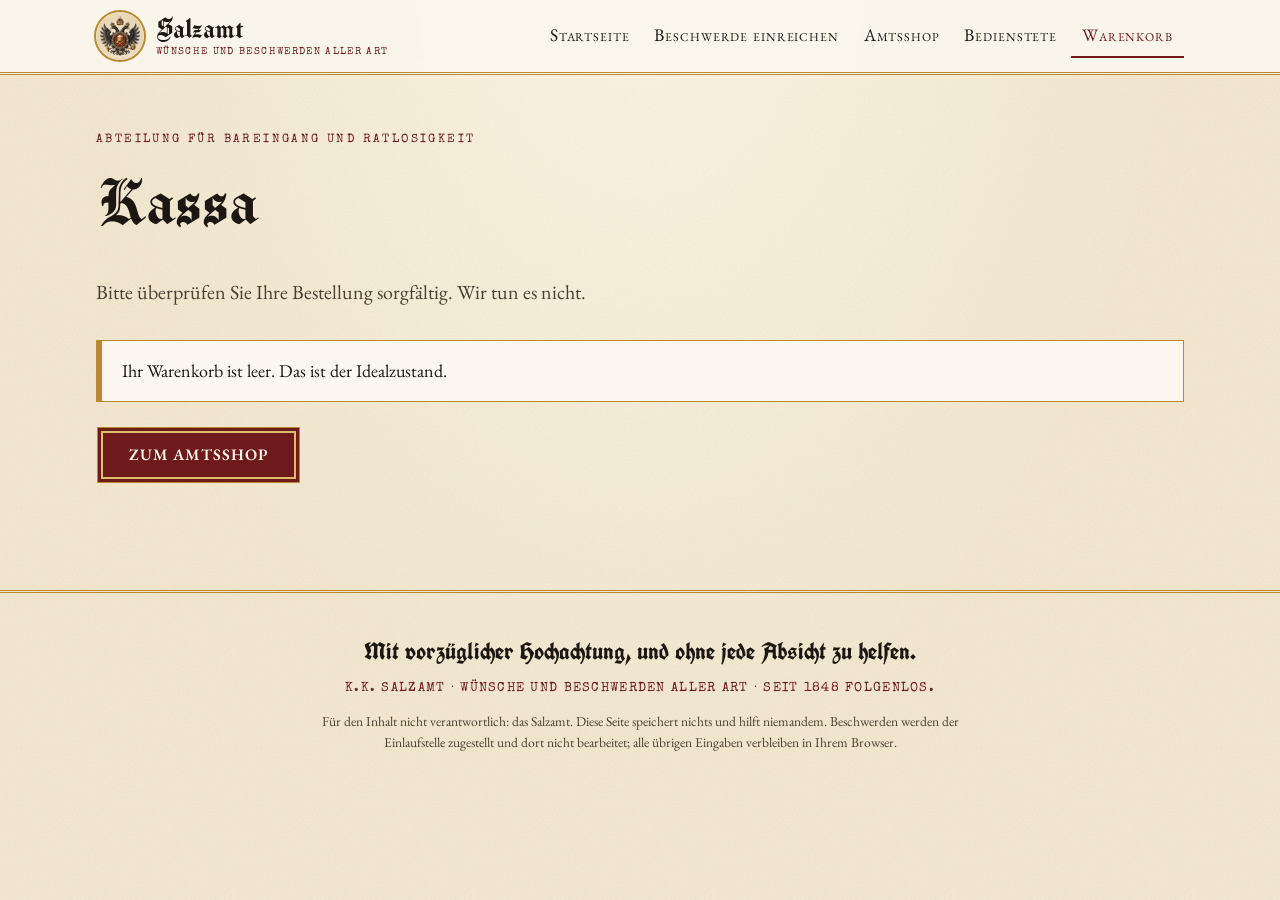
<file: kassa.html>
<!doctype html>
<html lang="de-AT">
  <head>
    <meta charset="utf-8" />
    <meta name="viewport" content="width=device-width, initial-scale=1" />
    <title>Kassa · Salzamt</title>
    <meta
      name="description"
      content="Kassa des Salzamtes: Warenkorb und Bestellung. Zahlung ausschließlich in bar auf dem Postweg, Zustellung in 3 Jahren und 4 Monaten durch Amtsboten zu Fuß."
    />
    <meta property="og:title" content="Kassa · Salzamt" />
    <meta
      property="og:description"
      content="Kassa des Salzamtes: Warenkorb und Bestellung. Zahlung ausschließlich in bar auf dem Postweg, Zustellung in 3 Jahren und 4 Monaten durch Amtsboten zu Fuß."
    />
    <meta
      property="og:image"
      content="https://salzamt.vip/assets/img/oval-600.jpg"
    />
    <link rel="icon" href="assets/img/badge-96.png" type="image/png" />
    <link rel="stylesheet" href="assets/style.css" />
    <link rel="stylesheet" href="assets/shop.css" />
  </head>
  <body class="page-checkout">
    <a class="skip-link" href="#main">Zum Inhalt</a>
    <header class="site-header">
      <div class="container site-header__inner">
        <a class="brand" href="index.html">
          <img
            src="assets/img/badge-96.png"
            width="48"
            height="48"
            alt="Amtssiegel des Salzamtes"
          />
          <span class="brand__text">
            <span class="brand__wordmark">Salzamt</span>
            <span class="brand__sub">Wünsche und Beschwerden aller Art</span>
          </span>
        </a>
        <button
          class="nav-toggle"
          type="button"
          aria-expanded="false"
          aria-controls="main-nav"
        >
          Menü
        </button>
        <nav id="main-nav" class="main-nav" aria-label="Hauptnavigation">
          <ul>
            <li><a href="index.html">Startseite</a></li>
            <li><a href="beschwerde.html">Beschwerde einreichen</a></li>
            <li><a href="shop.html">Amtsshop</a></li>
            <li><a href="team.html">Bedienstete</a></li>
            <li>
              <a href="kassa.html" class="cart-link"
                >Warenkorb <span class="cart-badge" data-cart-count>0</span></a
              >
            </li>
          </ul>
        </nav>
      </div>
    </header>

    <main id="main">
      <section class="section checkout-head">
        <div class="container">
          <p class="eyebrow">Abteilung für Bareingang und Ratlosigkeit</p>
          <h1>Kassa</h1>
          <p class="lead">
            Bitte überprüfen Sie Ihre Bestellung sorgfältig. Wir tun es nicht.
          </p>
        </div>
      </section>

      <section class="section section--tight checkout-body">
        <div class="container">
          <noscript>
            <div class="notice">
              <p>
                Ohne JavaScript bleibt die Kassa geschlossen. Mit JavaScript
                ebenfalls, jedoch sichtbar.
              </p>
            </div>
          </noscript>

          <!-- Empty cart -->
          <div id="checkout-empty" class="checkout-empty" hidden>
            <div class="notice">
              <p>Ihr Warenkorb ist leer. Das ist der Idealzustand.</p>
            </div>
            <p><a class="btn" href="shop.html">Zum Amtsshop</a></p>
          </div>

          <!-- Cart -->
          <div id="checkout-cart" hidden>
            <h2 id="checkout-title" class="checkout-title" tabindex="-1">
              Warenkorb
            </h2>
            <table class="table checkout-table">
              <thead>
                <tr>
                  <th scope="col">Artikel</th>
                  <th scope="col" class="num">Einzelpreis</th>
                  <th scope="col" class="checkout-table__qty-head">Menge</th>
                  <th scope="col" class="num">Summe</th>
                  <th scope="col">
                    <span class="visually-hidden">Entfernen</span>
                  </th>
                </tr>
              </thead>
              <tbody id="checkout-lines"></tbody>
            </table>

            <div class="checkout-summary">
              <div class="checkout-summary__notice">
                <div class="notice">
                  <p class="notice__title">Anschrift</p>
                  <p>
                    Wir benötigen keine Anschrift. Legen Sie Ihre Adresse
                    handschriftlich dem Kuvert bei; wir entnehmen sie bei
                    Bareingang. Eine Bestätigung per E-Mail ist nicht
                    vorgesehen, da das Amt über keine E-Mail verfügt.
                  </p>
                </div>
              </div>
              <div class="checkout-summary__totals" aria-live="polite">
                <table class="table checkout-totals">
                  <caption class="visually-hidden">
                    Gesamtbetrag
                  </caption>
                  <tbody>
                    <tr>
                      <th scope="row">Zwischensumme</th>
                      <td class="num" data-total-part="subtotal"></td>
                    </tr>
                    <tr>
                      <th scope="row">Versandkosten</th>
                      <td class="num" data-total-part="shipping"></td>
                    </tr>
                    <tr>
                      <th scope="row">
                        Bearbeitungsgebühr für den kostenlosen Versand
                      </th>
                      <td class="num" data-total-part="fee"></td>
                    </tr>
                  </tbody>
                  <tfoot>
                    <tr>
                      <th scope="row">Gesamtbetrag</th>
                      <td class="num" data-total></td>
                    </tr>
                  </tfoot>
                </table>
                <button
                  class="btn btn--lg btn--block checkout-order-btn"
                  type="button"
                  data-place-order
                >
                  Bestellung verbindlich aufgeben
                </button>
              </div>
            </div>
          </div>

          <!-- Order confirmation (filled by checkout.js) -->
          <section
            id="order-confirmation"
            class="checkout-confirmation"
            aria-labelledby="order-title"
            hidden
          >
            <div class="frame checkout-confirmation__frame">
              <span
                class="stamp checkout-confirmation__stamp"
                aria-hidden="true"
                >Zahlung ausständig</span
              >
              <p class="eyebrow">
                K.k. Salzamt · Abteilung für Bareingang und Ratlosigkeit
              </p>
              <h2
                id="order-title"
                class="checkout-confirmation__title"
                tabindex="-1"
              >
                Bestellbestätigung
              </h2>
              <div class="akte">
                <dl>
                  <dt>Bestellnummer:</dt>
                  <dd data-order-number></dd>
                  <dt>Bestelldatum:</dt>
                  <dd data-order-date></dd>
                  <dt>Gesamtbetrag:</dt>
                  <dd data-order-total></dd>
                  <dt>Voraussichtliche Zustellung:</dt>
                  <dd>
                    <span data-delivery-date></span> (durch Amtsboten zu Fuß)
                  </dd>
                </dl>
              </div>
              <table class="table checkout-order">
                <caption class="checkout-order__caption">
                  Bestellte Artikel
                </caption>
                <thead>
                  <tr>
                    <th scope="col">Artikel</th>
                    <th scope="col" class="num">Menge</th>
                    <th scope="col" class="num">Summe</th>
                  </tr>
                </thead>
                <tbody id="order-items"></tbody>
                <tfoot>
                  <tr>
                    <td colspan="2">Gesamtbetrag</td>
                    <td class="num" data-order-total></td>
                  </tr>
                </tfoot>
              </table>
            </div>

            <section class="checkout-confirmation__section">
              <h2>Zahlungsanweisung</h2>
              <ol class="checkout-instructions">
                <li>
                  Die Zahlung erfolgt ausschließlich in bar. Überweisungen,
                  Erlagscheine, Schecks, Karten und Wertgegenstände werden
                  ungeöffnet eingesalzen.
                </li>
                <li>
                  Das Amt rechnet in Schilling. Die Einführung des Euro wurde
                  zur Kenntnis genommen, ohne weitere Veranlassung. Zulässig
                  sind Banknoten zu 20 und 50 Schilling, zu gleichen Teilen nach
                  Stückzahl. Größere Scheine gelten als Beilage und werden nicht
                  angerechnet.
                </li>
                <li>
                  Mindestens ein Drittel des Betrags ist in Münzen zu
                  entrichten, höchstens zu 10 Schilling je Stück, Gedenkmünzen
                  ausgeschlossen, nach Prägejahr aufsteigend sortiert, in
                  Papierrollen zu je 25 Stück, mit Bleistift beschriftet.
                </li>
                <li>
                  Der Betrag ist auf den Groschen genau beizulegen.
                  Überzahlungen werden nicht rückerstattet, Unterzahlungen nicht
                  bemerkt.
                </li>
                <li>
                  Das Kuvert: gefüttert, Format C4, doppelt verklebt, mit Wachs
                  versiegelt. Die Bestellnummer ist in Blockschrift auf allen
                  vier Seiten anzubringen, die Rückseite zusätzlich mit dem Wort
                  „Salz“.
                </li>
                <li>
                  Die Sendung ist ausreichend zu frankieren. Als ausreichend
                  gilt, was das Amt im Einzelfall als ausreichend befindet.
                </li>
              </ol>
            </section>

            <section class="checkout-confirmation__section">
              <h2>Stückelungsvorschrift</h2>
              <table class="table checkout-denominations">
                <thead>
                  <tr>
                    <th scope="col">Stückelung</th>
                    <th scope="col" class="num">Anzahl</th>
                    <th scope="col" class="num">Betrag</th>
                  </tr>
                </thead>
                <tbody id="order-denominations"></tbody>
                <tfoot>
                  <tr>
                    <td>Gesamt</td>
                    <td class="num" data-denomination-pieces></td>
                    <td class="num" data-order-total></td>
                  </tr>
                </tfoot>
              </table>
              <p class="checkout-weight">
                Gesamtgewicht der Münzen: ca.
                <span data-order-weight></span> kg in
                <span data-order-rolls></span>
                <span data-order-rolls-word>Rollen</span>. Bitte ausreichend
                frankieren.
              </p>
            </section>

            <section class="checkout-confirmation__section">
              <h2>Versandanschrift</h2>
              <address class="akte checkout-address">
                K.k. Salzamt<br />
                Abteilung für Bareingang und Ratlosigkeit<br />
                Referat Stückelung<br />
                Hintere Amtsstube, Gang 3, Tür 3 (nicht 3a)<br />
                Salzstiege 1848<br />
                1000 Wien<br />
                Österreich
              </address>
            </section>

            <section class="checkout-confirmation__section">
              <h2>Hinweise zur Lieferzeit</h2>
              <p>
                Die Zustellung erfolgt voraussichtlich am
                <span data-delivery-date></span> durch Amtsboten zu Fuß. Bei
                unsachgemäßer Kuvertfaltung verlängert sich die Lieferzeit um
                weitere drei Jahre. Lieferzeiten sind unverbindlich, Lieferungen
                ebenfalls.
              </p>
            </section>

            <p class="checkout-confirmation__actions no-print">
              <button class="btn" type="button" id="print-order">
                Bestellung ausdrucken
              </button>
              <a class="btn btn--ghost" href="shop.html">Weiter einkaufen</a>
            </p>
          </section>
        </div>
      </section>
    </main>

    <footer class="site-footer">
      <div class="container">
        <p class="site-footer__motto">
          Mit vorzüglicher Hochachtung, und ohne jede Absicht zu helfen.
        </p>
        <p class="site-footer__line">
          K.k. Salzamt · Wünsche und Beschwerden aller Art · Seit 1848
          folgenlos.
        </p>
        <p class="site-footer__small">
          Für den Inhalt nicht verantwortlich: das Salzamt. Diese Seite
          speichert nichts und hilft niemandem. Beschwerden werden der
          Einlaufstelle zugestellt und dort nicht bearbeitet; alle übrigen
          Eingaben verbleiben in Ihrem Browser.
        </p>
      </div>
    </footer>

    <script src="assets/site.js"></script>
    <script src="assets/shop.js"></script>
    <script src="assets/checkout.js"></script>
  </body>
</html>
</file>
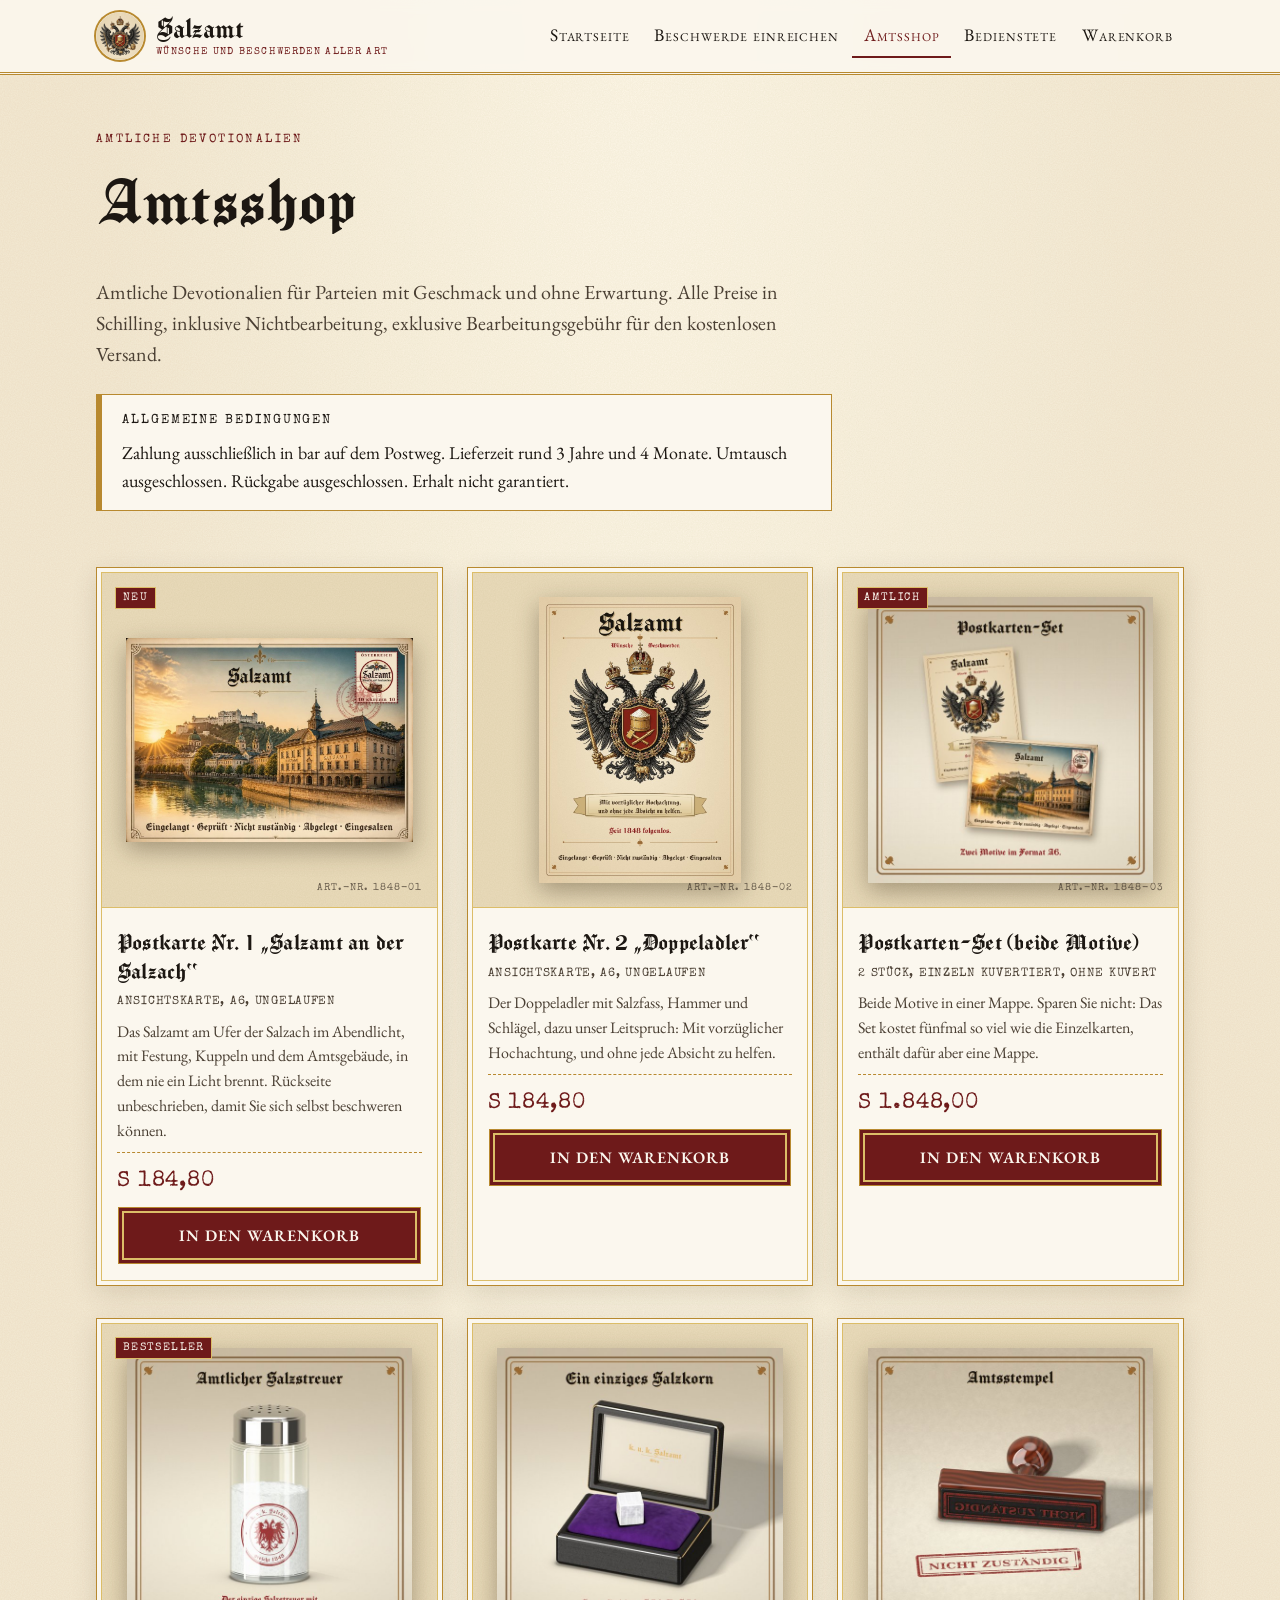
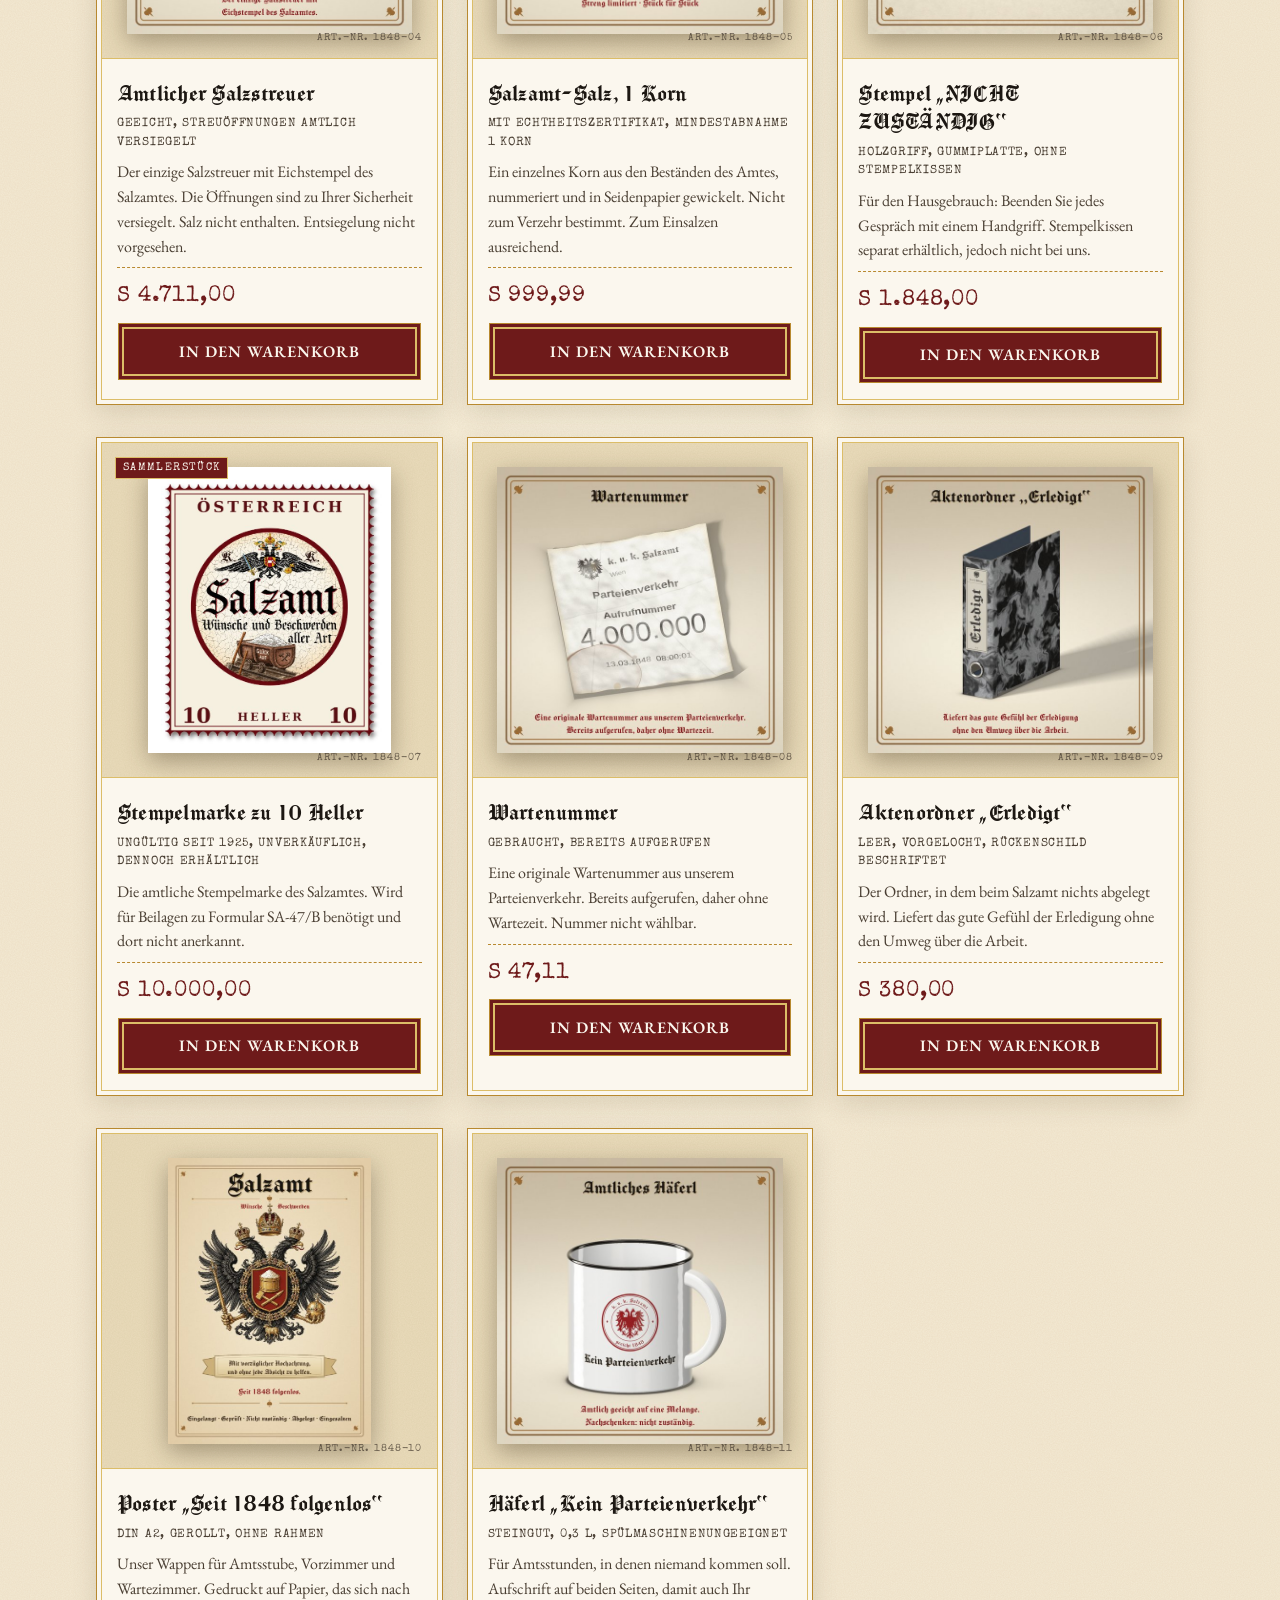
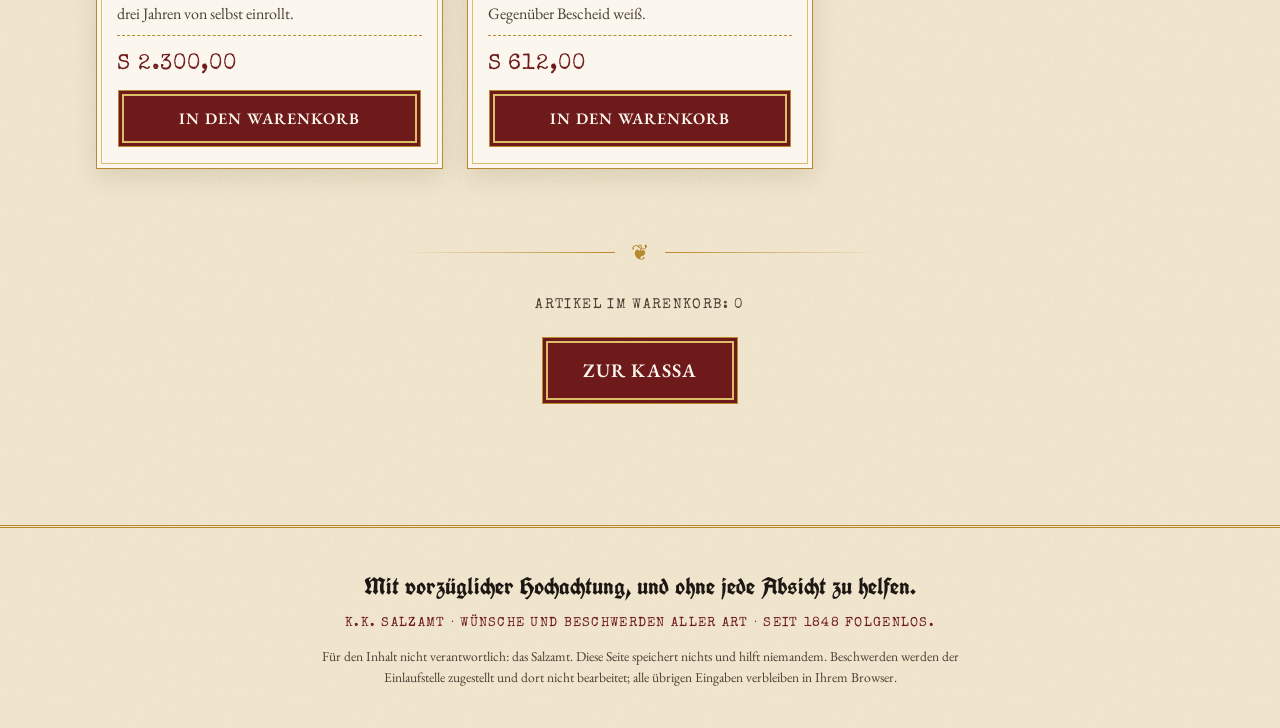
<file: shop.html>
<!doctype html>
<html lang="de-AT">
  <head>
    <meta charset="utf-8" />
    <meta name="viewport" content="width=device-width, initial-scale=1" />
    <title>Amtsshop · Salzamt</title>
    <meta
      name="description"
      content="Amtliche Devotionalien des Salzamtes: Postkarten, der amtliche Salzstreuer, Stempel und Stempelmarken. Zahlung in bar auf dem Postweg, Lieferzeit rund 3 Jahre und 4 Monate."
    />
    <meta property="og:title" content="Amtsshop · Salzamt" />
    <meta
      property="og:description"
      content="Amtliche Devotionalien des Salzamtes: Postkarten, der amtliche Salzstreuer, Stempel und Stempelmarken. Zahlung in bar auf dem Postweg, Lieferzeit rund 3 Jahre und 4 Monate."
    />
    <meta
      property="og:image"
      content="https://salzamt.vip/assets/img/oval-600.jpg"
    />
    <link rel="icon" href="assets/img/badge-96.png" type="image/png" />
    <link rel="stylesheet" href="assets/style.css" />
    <link rel="stylesheet" href="assets/shop.css" />
  </head>
  <body class="page-shop">
    <a class="skip-link" href="#main">Zum Inhalt</a>
    <header class="site-header">
      <div class="container site-header__inner">
        <a class="brand" href="index.html">
          <img
            src="assets/img/badge-96.png"
            width="48"
            height="48"
            alt="Amtssiegel des Salzamtes"
          />
          <span class="brand__text">
            <span class="brand__wordmark">Salzamt</span>
            <span class="brand__sub">Wünsche und Beschwerden aller Art</span>
          </span>
        </a>
        <button
          class="nav-toggle"
          type="button"
          aria-expanded="false"
          aria-controls="main-nav"
        >
          Menü
        </button>
        <nav id="main-nav" class="main-nav" aria-label="Hauptnavigation">
          <ul>
            <li><a href="index.html">Startseite</a></li>
            <li><a href="beschwerde.html">Beschwerde einreichen</a></li>
            <li><a href="shop.html">Amtsshop</a></li>
            <li><a href="team.html">Bedienstete</a></li>
            <li>
              <a href="kassa.html" class="cart-link"
                >Warenkorb <span class="cart-badge" data-cart-count>0</span></a
              >
            </li>
          </ul>
        </nav>
      </div>
    </header>

    <main id="main">
      <section class="section shop-head">
        <div class="container">
          <p class="eyebrow">Amtliche Devotionalien</p>
          <h1>Amtsshop</h1>
          <p class="lead shop-head__intro">
            Amtliche Devotionalien für Parteien mit Geschmack und ohne
            Erwartung. Alle Preise in Schilling, inklusive Nichtbearbeitung,
            exklusive Bearbeitungsgebühr für den kostenlosen Versand.
          </p>
          <div class="notice shop-terms">
            <p class="notice__title">Allgemeine Bedingungen</p>
            <p>
              Zahlung ausschließlich in bar auf dem Postweg. Lieferzeit rund 3
              Jahre und 4 Monate. Umtausch ausgeschlossen. Rückgabe
              ausgeschlossen. Erhalt nicht garantiert.
            </p>
          </div>
        </div>
      </section>

      <section class="section section--tight shop-catalogue">
        <div class="container">
          <h2 class="visually-hidden">Sortiment</h2>
          <div id="shop-grid" class="grid grid--3 shop-grid"></div>
        </div>
      </section>

      <section class="section shop-cta">
        <div class="container text-center">
          <div class="ornament-rule" aria-hidden="true">❦</div>
          <p class="shop-cta__count typewriter">
            Artikel im Warenkorb: <span data-cart-count>0</span>
          </p>
          <a class="btn btn--lg" href="kassa.html">Zur Kassa</a>
        </div>
      </section>
    </main>

    <footer class="site-footer">
      <div class="container">
        <p class="site-footer__motto">
          Mit vorzüglicher Hochachtung, und ohne jede Absicht zu helfen.
        </p>
        <p class="site-footer__line">
          K.k. Salzamt · Wünsche und Beschwerden aller Art · Seit 1848
          folgenlos.
        </p>
        <p class="site-footer__small">
          Für den Inhalt nicht verantwortlich: das Salzamt. Diese Seite
          speichert nichts und hilft niemandem. Beschwerden werden der
          Einlaufstelle zugestellt und dort nicht bearbeitet; alle übrigen
          Eingaben verbleiben in Ihrem Browser.
        </p>
      </div>
    </footer>

    <script src="assets/site.js"></script>
    <script src="assets/shop.js"></script>
  </body>
</html>
</file>
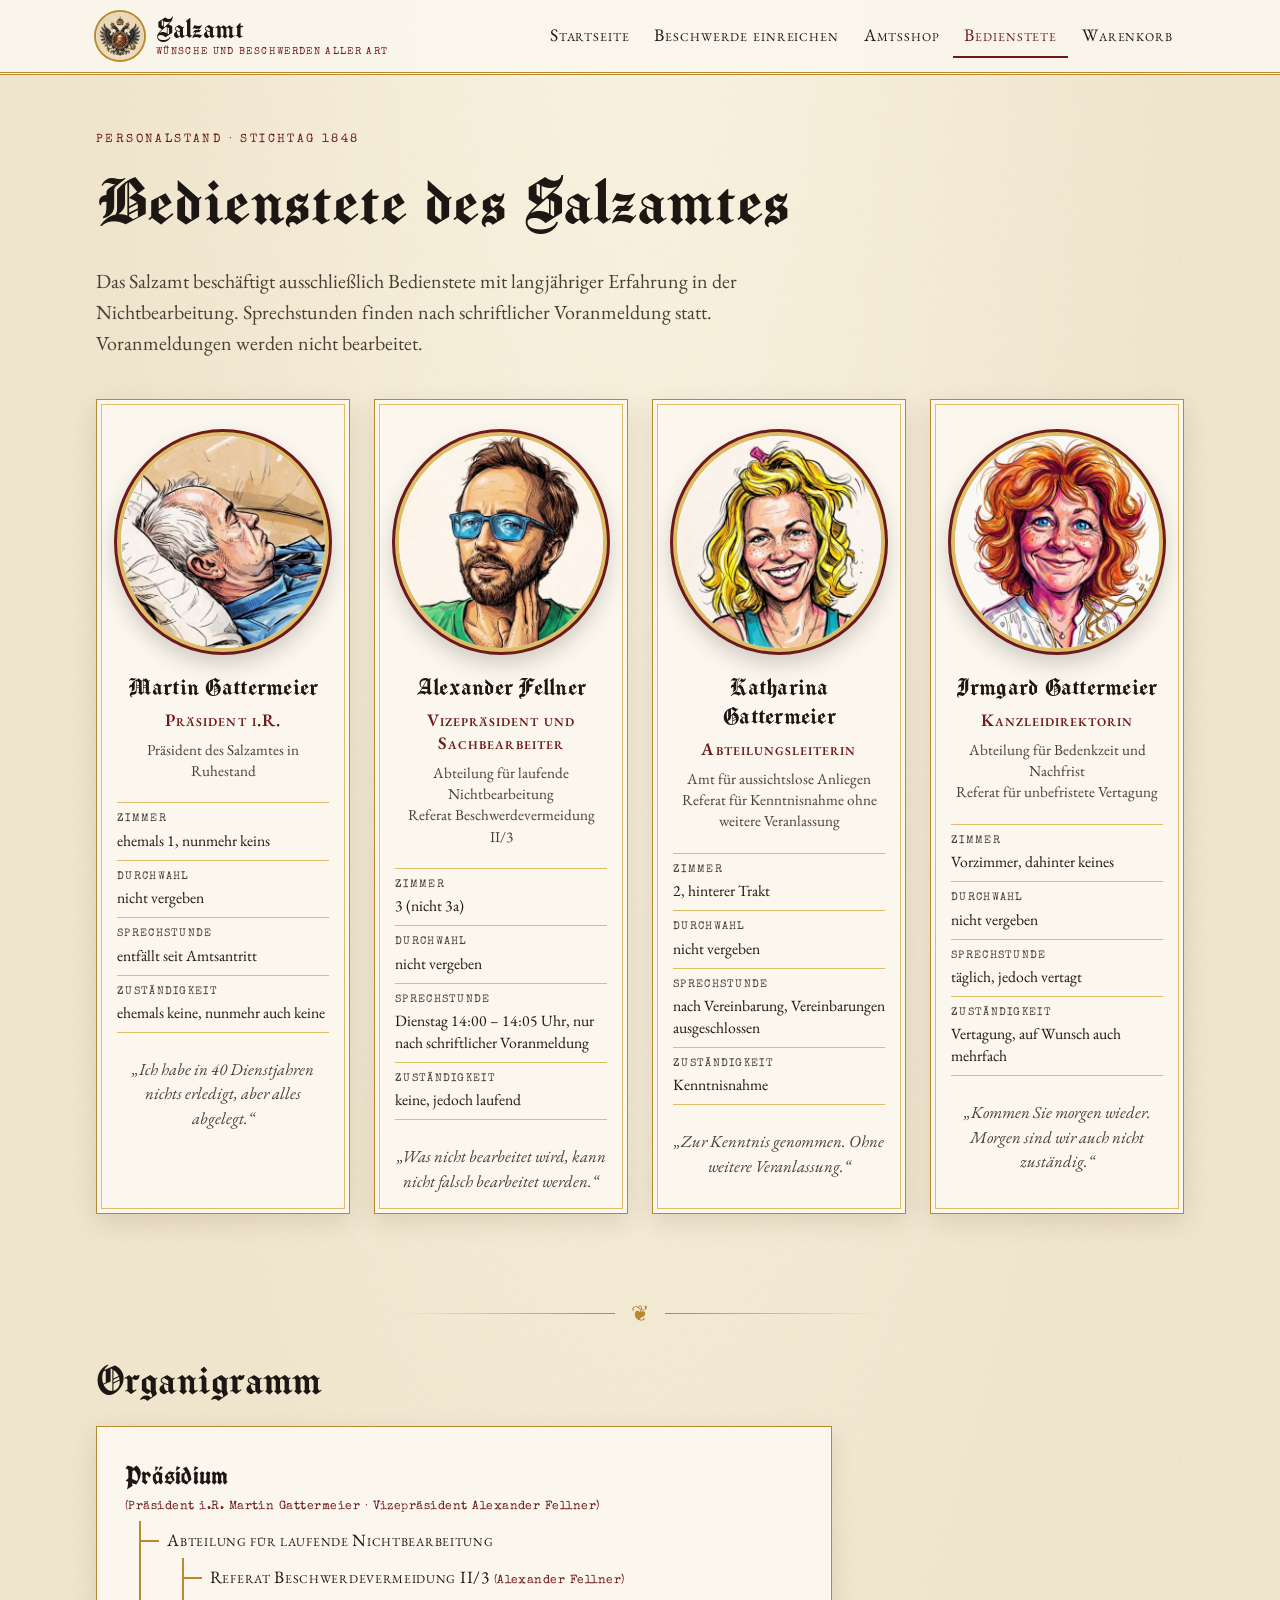
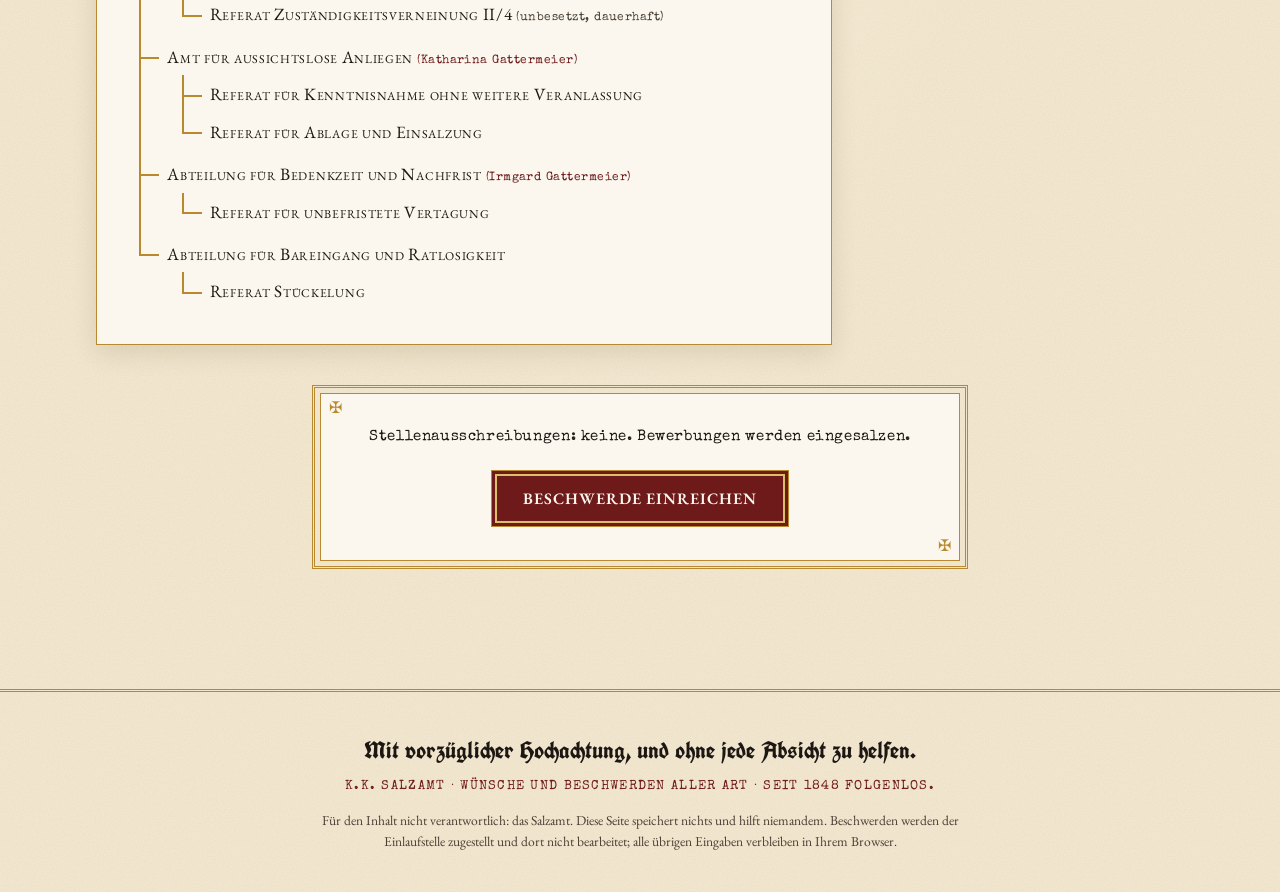
<file: team.html>
<!doctype html>
<html lang="de-AT">
  <head>
    <meta charset="utf-8" />
    <meta name="viewport" content="width=device-width, initial-scale=1" />
    <title>Bedienstete · Salzamt</title>
    <meta
      name="description"
      content="Die Bediensteten des Salzamtes: Präsidium, Abteilungen und Referate. Personalstand mit Stichtag 1848, Sprechstunden nach schriftlicher Voranmeldung."
    />
    <meta property="og:title" content="Bedienstete · Salzamt" />
    <meta
      property="og:description"
      content="Die Bediensteten des Salzamtes: Präsidium, Abteilungen und Referate. Personalstand mit Stichtag 1848, Sprechstunden nach schriftlicher Voranmeldung."
    />
    <meta
      property="og:image"
      content="https://salzamt.vip/assets/img/oval-600.jpg"
    />
    <link rel="icon" href="assets/img/badge-96.png" type="image/png" />
    <link rel="stylesheet" href="assets/style.css" />
    <link rel="stylesheet" href="assets/team.css" />
  </head>
  <body class="page-team">
    <a class="skip-link" href="#main">Zum Inhalt</a>
    <header class="site-header">
      <div class="container site-header__inner">
        <a class="brand" href="index.html">
          <img
            src="assets/img/badge-96.png"
            width="48"
            height="48"
            alt="Amtssiegel des Salzamtes"
          />
          <span class="brand__text">
            <span class="brand__wordmark">Salzamt</span>
            <span class="brand__sub">Wünsche und Beschwerden aller Art</span>
          </span>
        </a>
        <button
          class="nav-toggle"
          type="button"
          aria-expanded="false"
          aria-controls="main-nav"
        >
          Menü
        </button>
        <nav id="main-nav" class="main-nav" aria-label="Hauptnavigation">
          <ul>
            <li><a href="index.html">Startseite</a></li>
            <li><a href="beschwerde.html">Beschwerde einreichen</a></li>
            <li><a href="shop.html">Amtsshop</a></li>
            <li><a href="team.html">Bedienstete</a></li>
            <li>
              <a href="kassa.html" class="cart-link"
                >Warenkorb <span class="cart-badge" data-cart-count>0</span></a
              >
            </li>
          </ul>
        </nav>
      </div>
    </header>

    <main id="main">
      <!-- Personnel register: intro and the three staff cards -->
      <section class="section team-roster">
        <div class="container">
          <header class="team-roster__head">
            <p class="eyebrow">Personalstand · Stichtag 1848</p>
            <h1>Bedienstete des Salzamtes</h1>
            <p class="lead team-roster__intro">
              Das Salzamt beschäftigt ausschließlich Bedienstete mit
              langjähriger Erfahrung in der Nichtbearbeitung. Sprechstunden
              finden nach schriftlicher Voranmeldung statt. Voranmeldungen
              werden nicht bearbeitet.
            </p>
          </header>

          <div class="grid grid--4 team-grid">
            <!-- 1 · Martin Gattermeier -->
            <article class="card team-member">
              <div class="team-member__photo">
                <img
                  class="circle-photo circle-photo--lg"
                  src="assets/img/team-martin-gattermeier.jpg"
                  data-fallback="lichtbild"
                  width="220"
                  height="220"
                  alt="Lichtbild Martin Gattermeier"
                />
              </div>
              <div class="card__body team-member__body">
                <h2 class="team-member__name">Martin Gattermeier</h2>
                <p class="team-member__function">Präsident i.R.</p>
                <p class="team-member__unit">
                  Präsident des Salzamtes in Ruhestand
                </p>
                <dl class="team-facts">
                  <div>
                    <dt>Zimmer</dt>
                    <dd>ehemals 1, nunmehr keins</dd>
                  </div>
                  <div>
                    <dt>Durchwahl</dt>
                    <dd>nicht vergeben</dd>
                  </div>
                  <div>
                    <dt>Sprechstunde</dt>
                    <dd>entfällt seit Amtsantritt</dd>
                  </div>
                  <div>
                    <dt>Zuständigkeit</dt>
                    <dd>ehemals keine, nunmehr auch keine</dd>
                  </div>
                </dl>
                <p class="team-member__motto">
                  „Ich habe in 40 Dienstjahren nichts erledigt, aber alles
                  abgelegt.“
                </p>
              </div>
            </article>

            <!-- 2 · Alexander Fellner -->
            <article class="card team-member">
              <div class="team-member__photo">
                <img
                  class="circle-photo circle-photo--lg"
                  src="assets/img/team-alexander-fellner.jpg"
                  data-fallback="lichtbild"
                  width="220"
                  height="220"
                  alt="Lichtbild Alexander Fellner"
                />
              </div>
              <div class="card__body team-member__body">
                <h2 class="team-member__name">Alexander Fellner</h2>
                <p class="team-member__function">
                  Vizepräsident und Sachbearbeiter
                </p>
                <p class="team-member__unit">
                  Abteilung für laufende Nichtbearbeitung<br />
                  Referat Beschwerdevermeidung II/3
                </p>
                <dl class="team-facts">
                  <div>
                    <dt>Zimmer</dt>
                    <dd>3 (nicht 3a)</dd>
                  </div>
                  <div>
                    <dt>Durchwahl</dt>
                    <dd>nicht vergeben</dd>
                  </div>
                  <div>
                    <dt>Sprechstunde</dt>
                    <dd>
                      Dienstag 14:00 – 14:05 Uhr, nur nach schriftlicher
                      Voranmeldung
                    </dd>
                  </div>
                  <div>
                    <dt>Zuständigkeit</dt>
                    <dd>keine, jedoch laufend</dd>
                  </div>
                </dl>
                <p class="team-member__motto">
                  „Was nicht bearbeitet wird, kann nicht falsch bearbeitet
                  werden.“
                </p>
              </div>
            </article>

            <!-- 3 · Katharina Gattermeier -->
            <article class="card team-member">
              <div class="team-member__photo">
                <img
                  class="circle-photo circle-photo--lg"
                  src="assets/img/team-katharina-gattermeier.jpg"
                  data-fallback="lichtbild"
                  width="220"
                  height="220"
                  alt="Lichtbild Katharina Gattermeier"
                />
              </div>
              <div class="card__body team-member__body">
                <h2 class="team-member__name">Katharina Gattermeier</h2>
                <p class="team-member__function">Abteilungsleiterin</p>
                <p class="team-member__unit">
                  Amt für aussichtslose Anliegen<br />
                  Referat für Kenntnisnahme ohne weitere Veranlassung
                </p>
                <dl class="team-facts">
                  <div>
                    <dt>Zimmer</dt>
                    <dd>2, hinterer Trakt</dd>
                  </div>
                  <div>
                    <dt>Durchwahl</dt>
                    <dd>nicht vergeben</dd>
                  </div>
                  <div>
                    <dt>Sprechstunde</dt>
                    <dd>nach Vereinbarung, Vereinbarungen ausgeschlossen</dd>
                  </div>
                  <div>
                    <dt>Zuständigkeit</dt>
                    <dd>Kenntnisnahme</dd>
                  </div>
                </dl>
                <p class="team-member__motto">
                  „Zur Kenntnis genommen. Ohne weitere Veranlassung.“
                </p>
              </div>
            </article>

            <article class="card team-member">
              <div class="team-member__photo">
                <img
                  class="circle-photo circle-photo--lg"
                  src="assets/img/team-irmgard-gattermeier.jpg"
                  data-fallback="lichtbild"
                  width="220"
                  height="220"
                  alt="Lichtbild Irmgard Gattermeier"
                />
              </div>
              <div class="card__body team-member__body">
                <h2 class="team-member__name">Irmgard Gattermeier</h2>
                <p class="team-member__function">Kanzleidirektorin</p>
                <p class="team-member__unit">
                  Abteilung für Bedenkzeit und Nachfrist<br />
                  Referat für unbefristete Vertagung
                </p>
                <dl class="team-facts">
                  <div>
                    <dt>Zimmer</dt>
                    <dd>Vorzimmer, dahinter keines</dd>
                  </div>
                  <div>
                    <dt>Durchwahl</dt>
                    <dd>nicht vergeben</dd>
                  </div>
                  <div>
                    <dt>Sprechstunde</dt>
                    <dd>täglich, jedoch vertagt</dd>
                  </div>
                  <div>
                    <dt>Zuständigkeit</dt>
                    <dd>Vertagung, auf Wunsch auch mehrfach</dd>
                  </div>
                </dl>
                <p class="team-member__motto">
                  „Kommen Sie morgen wieder. Morgen sind wir auch nicht
                  zuständig.“
                </p>
              </div>
            </article>
          </div>
        </div>
      </section>

      <!-- Organigramm: nested list rendered as a tree, then the closing note -->
      <section class="section team-org-section">
        <div class="container">
          <div class="ornament-rule" aria-hidden="true">❦</div>
          <h2 class="team-org-section__title">Organigramm</h2>
          <ul class="team-org">
            <li>
              <span class="team-org__unit team-org__unit--root">Präsidium</span>
              <span class="team-org__who"
                >(Präsident i.R. Martin Gattermeier · Vizepräsident Alexander
                Fellner)</span
              >
              <ul>
                <li>
                  <span class="team-org__unit"
                    >Abteilung für laufende Nichtbearbeitung</span
                  >
                  <ul>
                    <li>
                      <span class="team-org__unit"
                        >Referat Beschwerdevermeidung II/3</span
                      >
                      <span class="team-org__who">(Alexander Fellner)</span>
                    </li>
                    <li>
                      <span class="team-org__unit"
                        >Referat Zuständigkeitsverneinung II/4</span
                      >
                      <span class="team-org__who team-org__who--vacant"
                        >(unbesetzt, dauerhaft)</span
                      >
                    </li>
                  </ul>
                </li>
                <li>
                  <span class="team-org__unit"
                    >Amt für aussichtslose Anliegen</span
                  >
                  <span class="team-org__who">(Katharina Gattermeier)</span>
                  <ul>
                    <li>
                      <span class="team-org__unit"
                        >Referat für Kenntnisnahme ohne weitere
                        Veranlassung</span
                      >
                    </li>
                    <li>
                      <span class="team-org__unit"
                        >Referat für Ablage und Einsalzung</span
                      >
                    </li>
                  </ul>
                </li>
                <li>
                  <span class="team-org__unit"
                    >Abteilung für Bedenkzeit und Nachfrist</span
                  >
                  <span class="team-org__who">(Irmgard Gattermeier)</span>
                  <ul>
                    <li>
                      <span class="team-org__unit"
                        >Referat für unbefristete Vertagung</span
                      >
                    </li>
                  </ul>
                </li>
                <li>
                  <span class="team-org__unit"
                    >Abteilung für Bareingang und Ratlosigkeit</span
                  >
                  <ul>
                    <li>
                      <span class="team-org__unit">Referat Stückelung</span>
                    </li>
                  </ul>
                </li>
              </ul>
            </li>
          </ul>

          <div class="frame team-closing text-center">
            <p class="team-closing__note">
              Stellenausschreibungen: keine. Bewerbungen werden eingesalzen.
            </p>
            <a class="btn" href="beschwerde.html">Beschwerde einreichen</a>
          </div>
        </div>
      </section>
    </main>

    <footer class="site-footer">
      <div class="container">
        <p class="site-footer__motto">
          Mit vorzüglicher Hochachtung, und ohne jede Absicht zu helfen.
        </p>
        <p class="site-footer__line">
          K.k. Salzamt · Wünsche und Beschwerden aller Art · Seit 1848
          folgenlos.
        </p>
        <p class="site-footer__small">
          Für den Inhalt nicht verantwortlich: das Salzamt. Diese Seite
          speichert nichts und hilft niemandem. Beschwerden werden der
          Einlaufstelle zugestellt und dort nicht bearbeitet; alle übrigen
          Eingaben verbleiben in Ihrem Browser.
        </p>
      </div>
    </footer>

    <script src="assets/site.js"></script>
  </body>
</html>
</file>
<file: assets/style.css>
/* ==========================================================================
   Salzamt – shared design system
   Parchment, burgundy, gold, Fraktur. One committed look, no dark mode.
   See PLAN.md section 4.4 for the class catalogue this file must provide.
   ========================================================================== */

/* --------------------------------------------------------------------------
   Self-hosted fonts (assets/fonts/, licenses alongside the files)
   -------------------------------------------------------------------------- */

@font-face {
  font-family: "UnifrakturCook";
  font-style: normal;
  font-weight: 700;
  font-display: swap;
  src: url("fonts/unifrakturcook-latin-700-normal.woff2") format("woff2");
}

@font-face {
  font-family: "Manufacturing Consent";
  font-style: normal;
  font-weight: 400;
  font-display: swap;
  src: url("fonts/manufacturing-consent-latin-400-normal.woff2") format("woff2");
}

@font-face {
  font-family: "Special Elite";
  font-style: normal;
  font-weight: 400;
  font-display: swap;
  src: url("fonts/special-elite-latin-400-normal.woff2") format("woff2");
}

@font-face {
  font-family: "EB Garamond";
  font-style: normal;
  font-weight: 400;
  font-display: swap;
  src: url("fonts/eb-garamond-latin-400-normal.woff2") format("woff2");
}

@font-face {
  font-family: "EB Garamond";
  font-style: italic;
  font-weight: 400;
  font-display: swap;
  src: url("fonts/eb-garamond-latin-400-italic.woff2") format("woff2");
}

@font-face {
  font-family: "EB Garamond";
  font-style: normal;
  font-weight: 500;
  font-display: swap;
  src: url("fonts/eb-garamond-latin-500-normal.woff2") format("woff2");
}

@font-face {
  font-family: "EB Garamond";
  font-style: italic;
  font-weight: 500;
  font-display: swap;
  src: url("fonts/eb-garamond-latin-500-italic.woff2") format("woff2");
}

@font-face {
  font-family: "EB Garamond";
  font-style: normal;
  font-weight: 600;
  font-display: swap;
  src: url("fonts/eb-garamond-latin-600-normal.woff2") format("woff2");
}

@font-face {
  font-family: "EB Garamond";
  font-style: normal;
  font-weight: 700;
  font-display: swap;
  src: url("fonts/eb-garamond-latin-700-normal.woff2") format("woff2");
}

:root {
  --parchment: #f4e9d3;
  --parchment-2: #e9dbbb;
  --parchment-3: #d9c59c;
  --salt: #fbf7ee;
  --ink: #1c1712;
  --ink-2: #4a3f33;
  --burgundy: #6e1a1a;
  --burgundy-2: #4b0f0f;
  --gold: #b8892f;
  --gold-2: #dcbd68;
  --font-display: "UnifrakturCook", "Old English Text MT", serif;
  --font-wordmark:
    "Manufacturing Consent", "UnifrakturCook", "Old English Text MT", serif;
  --font-body: "EB Garamond", Garamond, "Times New Roman", serif;
  --font-type: "Special Elite", "Courier New", Courier, monospace;
  --container: 1120px;
  --header-height: 72px;
  --shadow: 0 8px 24px rgba(60, 40, 10, 0.12);
  --noise: url("data:image/svg+xml;utf8,<svg xmlns='http://www.w3.org/2000/svg' width='240' height='240'><filter id='n'><feTurbulence type='fractalNoise' baseFrequency='0.85' numOctaves='3' stitchTiles='stitch'/><feColorMatrix values='0 0 0 0 0.30  0 0 0 0 0.20  0 0 0 0 0.05  0 0 0 0.09 0'/></filter><rect width='100%' height='100%' filter='url(%23n)'/></svg>");
}

/* --------------------------------------------------------------------------
   Base
   -------------------------------------------------------------------------- */

*,
*::before,
*::after {
  box-sizing: border-box;
}

html {
  -webkit-text-size-adjust: 100%;
  scroll-behavior: smooth;
}

body {
  margin: 0;
  font-family: var(--font-body);
  font-size: 18px;
  line-height: 1.55;
  color: var(--ink);
  background-color: var(--parchment);
  background-image:
    var(--noise),
    radial-gradient(
      ellipse at 50% -10%,
      rgba(255, 250, 235, 0.9),
      rgba(255, 250, 235, 0) 60%
    );
  min-height: 100vh;
}

img,
svg {
  max-width: 100%;
  height: auto;
}

img {
  display: block;
}

a {
  color: var(--burgundy);
  text-decoration-thickness: 1px;
  text-underline-offset: 2px;
}

a:hover {
  color: var(--burgundy-2);
}

:focus-visible {
  outline: 2px solid var(--gold);
  outline-offset: 2px;
}

/* All headings in the heavy blackletter (Manufacturing Consent has one weight
   only, so no synthesized bold); UnifrakturCook stays for display accents. */
h1,
h2,
h3 {
  font-family: var(--font-wordmark);
  font-weight: 400;
  line-height: 1.1;
  margin: 0 0 0.5em;
  color: var(--ink);
  letter-spacing: 0.01em;
}

h1 {
  font-size: clamp(2.6rem, 7vw, 4.5rem);
}

h2 {
  font-size: clamp(1.9rem, 4.5vw, 2.8rem);
}

h3 {
  font-size: clamp(1.4rem, 3vw, 1.8rem);
}

h4 {
  font-family: var(--font-body);
  font-weight: 700;
  font-size: 1.15rem;
  margin: 0 0 0.4em;
}

p {
  margin: 0 0 1em;
}

small,
.small {
  font-size: 0.9rem;
}

strong {
  font-weight: 600;
}

hr {
  border: 0;
  border-top: 1px solid var(--gold);
  margin: 2rem 0;
}

address {
  font-style: normal;
}

ul,
ol {
  padding-left: 1.4rem;
}

/* --------------------------------------------------------------------------
   Layout and utilities
   -------------------------------------------------------------------------- */

.container {
  width: 100%;
  max-width: var(--container);
  margin-inline: auto;
  padding-inline: 1rem;
}

.section {
  padding-block: 3.5rem;
}

.section--tight {
  padding-block: 1.5rem;
}

.grid {
  display: grid;
  gap: 1.5rem;
}

.grid--2 {
  grid-template-columns: repeat(2, minmax(0, 1fr));
}

.grid--3 {
  grid-template-columns: repeat(3, minmax(0, 1fr));
}

.grid--4 {
  grid-template-columns: repeat(4, minmax(0, 1fr));
}

.stack {
  display: flex;
  flex-direction: column;
  gap: 1rem;
}

.text-center {
  text-align: center;
}

.visually-hidden {
  position: absolute !important;
  width: 1px;
  height: 1px;
  padding: 0;
  margin: -1px;
  overflow: hidden;
  clip: rect(0 0 0 0);
  clip-path: inset(50%);
  white-space: nowrap;
  border: 0;
}

.skip-link {
  position: absolute;
  left: 1rem;
  top: -100px;
  z-index: 100;
  background: var(--burgundy);
  color: var(--salt);
  padding: 0.5rem 1rem;
  text-decoration: none;
}

.skip-link:focus {
  top: 1rem;
}

/* --------------------------------------------------------------------------
   Typography helpers
   -------------------------------------------------------------------------- */

.eyebrow {
  font-family: var(--font-type);
  font-size: 0.75rem;
  letter-spacing: 0.2em;
  text-transform: uppercase;
  color: var(--burgundy);
  margin: 0 0 0.75rem;
}

.lead {
  font-size: 1.25rem;
  color: var(--ink-2);
}

.typewriter {
  font-family: var(--font-type);
}

.display {
  font-family: var(--font-display);
}

/* The word "Salzamt" as name, logo and headline: the heavy blackletter. */
.wordmark {
  font-family: var(--font-wordmark);
  font-weight: 400;
}

.ornament-rule {
  display: flex;
  align-items: center;
  gap: 1rem;
  color: var(--gold);
  margin: 2rem auto;
  max-width: 480px;
  font-size: 1.4rem;
  line-height: 1;
}

.ornament-rule::before,
.ornament-rule::after {
  content: "";
  flex: 1;
  height: 1px;
  background: linear-gradient(90deg, transparent, var(--gold));
}

.ornament-rule::after {
  background: linear-gradient(90deg, var(--gold), transparent);
}

/* --------------------------------------------------------------------------
   Buttons
   -------------------------------------------------------------------------- */

.btn {
  display: inline-block;
  font-family: var(--font-body);
  font-weight: 600;
  font-size: 1rem;
  letter-spacing: 0.06em;
  text-transform: uppercase;
  text-decoration: none;
  text-align: center;
  line-height: 1.2;
  padding: 0.8rem 1.6rem;
  margin: 5px;
  color: var(--salt);
  background: var(--burgundy);
  border: 2px solid var(--gold-2);
  box-shadow:
    0 0 0 3px var(--burgundy),
    0 0 0 4px var(--gold);
  cursor: pointer;
  transition:
    background-color 0.15s,
    transform 0.15s;
}

.btn:hover {
  background: var(--burgundy-2);
  color: var(--salt);
}

.btn:active {
  transform: translateY(1px);
}

.btn--gold {
  color: var(--ink);
  background: var(--gold);
  border-color: var(--salt);
  box-shadow:
    0 0 0 3px var(--gold),
    0 0 0 4px var(--burgundy);
}

.btn--gold:hover {
  background: var(--gold-2);
  color: var(--ink);
}

.btn--ghost {
  color: var(--burgundy);
  background: transparent;
  border: 1px solid var(--burgundy);
  box-shadow: none;
}

.btn--ghost:hover {
  background: rgba(110, 26, 26, 0.08);
  color: var(--burgundy-2);
}

.btn--lg {
  font-size: 1.2rem;
  padding: 1rem 2.2rem;
}

.btn--block {
  display: block;
  width: calc(100% - 10px);
}

.btn:disabled,
.btn[aria-disabled="true"] {
  opacity: 0.5;
  cursor: not-allowed;
}

/* --------------------------------------------------------------------------
   Frames, cards, stamps, documents
   -------------------------------------------------------------------------- */

.frame {
  position: relative;
  background: var(--salt);
  border: 1px solid var(--gold);
  outline: 3px double var(--gold);
  outline-offset: 5px;
  padding: 2rem;
  margin: 8px;
}

.frame::before,
.frame::after {
  content: "✠";
  position: absolute;
  color: var(--gold);
  font-size: 1rem;
  line-height: 1;
  pointer-events: none;
}

.frame::before {
  top: 0.4rem;
  left: 0.5rem;
}

.frame::after {
  bottom: 0.4rem;
  right: 0.5rem;
}

.card {
  display: flex;
  flex-direction: column;
  background: var(--salt);
  border: 1px solid var(--gold);
  box-shadow:
    inset 0 0 0 4px var(--salt),
    inset 0 0 0 5px var(--gold-2),
    var(--shadow);
}

.card__media {
  background: var(--parchment-2);
  border-bottom: 1px solid var(--gold-2);
  margin: 5px 5px 0;
  overflow: hidden;
}

.card__media img {
  width: 100%;
  height: 100%;
  object-fit: cover;
}

.card__body {
  padding: 1.25rem;
  flex: 1;
  display: flex;
  flex-direction: column;
  gap: 0.5rem;
}

.card__body > p {
  margin: 0;
}

.card__title {
  font-family: var(--font-wordmark);
  font-weight: 400;
  font-size: 1.5rem;
  margin: 0;
}

.stamp {
  display: inline-block;
  font-family: var(--font-type);
  font-size: 1rem;
  letter-spacing: 0.15em;
  text-transform: uppercase;
  color: var(--burgundy);
  border: 3px double var(--burgundy);
  padding: 0.35em 0.7em;
  line-height: 1.1;
  transform: rotate(-6deg);
  mix-blend-mode: multiply;
  opacity: 0.85;
}

.stamp--big {
  font-size: 2.4rem;
  border-width: 5px;
  padding: 0.3em 0.6em;
  letter-spacing: 0.2em;
  transform: rotate(-12deg);
}

.stamp--gold {
  color: var(--gold);
  border-color: var(--gold);
}

.badge-tag {
  display: inline-block;
  font-family: var(--font-type);
  font-size: 0.7rem;
  letter-spacing: 0.12em;
  text-transform: uppercase;
  color: var(--salt);
  background: var(--burgundy);
  padding: 0.25em 0.6em;
  line-height: 1.3;
}

.akte {
  font-family: var(--font-type);
  font-size: 0.95rem;
  line-height: 1.7;
  background: var(--salt);
  border: 1px dashed var(--gold);
  padding: 1.25rem 1.5rem;
  color: var(--ink);
}

.akte dl {
  display: grid;
  grid-template-columns: max-content 1fr;
  gap: 0.25rem 1.25rem;
  margin: 0;
}

.akte dt {
  color: var(--ink-2);
}

.akte dd {
  margin: 0;
}

.circle-photo {
  width: 160px;
  height: 160px;
  border-radius: 50%;
  object-fit: cover;
  border: 4px solid var(--gold-2);
  box-shadow:
    0 0 0 3px var(--burgundy),
    0 10px 24px rgba(0, 0, 0, 0.2);
  background: var(--parchment-2);
  margin-inline: auto;
  flex: 0 0 auto;
}

.circle-photo--lg {
  width: 220px;
  height: 220px;
}

.photo-missing {
  display: flex;
  align-items: center;
  justify-content: center;
  text-align: center;
  font-family: var(--font-type);
  font-size: 0.8rem;
  letter-spacing: 0.08em;
  text-transform: uppercase;
  color: var(--burgundy);
  background: var(--parchment-2) var(--noise);
  padding: 1rem;
  line-height: 1.4;
}

/* --------------------------------------------------------------------------
   Amtsweg (five-step process)
   -------------------------------------------------------------------------- */

.amtsweg {
  list-style: none;
  margin: 2rem 0;
  padding: 0;
  display: grid;
  grid-template-columns: repeat(5, minmax(0, 1fr));
  counter-reset: step;
}

.amtsweg li {
  position: relative;
  text-align: center;
  padding: 0 0.5rem;
  counter-increment: step;
}

.amtsweg li::before {
  content: counter(step);
  position: relative;
  z-index: 1;
  display: flex;
  align-items: center;
  justify-content: center;
  width: 2.6rem;
  height: 2.6rem;
  margin: 0 auto 0.75rem;
  border-radius: 50%;
  border: 2px solid var(--burgundy);
  background: var(--salt);
  color: var(--burgundy);
  font-family: var(--font-type);
  font-size: 1.1rem;
  transition:
    background-color 0.3s,
    color 0.3s;
}

.amtsweg li:not(:first-child)::after {
  content: "";
  position: absolute;
  top: 1.3rem;
  right: 50%;
  width: 100%;
  height: 2px;
  background: var(--gold);
  z-index: 0;
}

.amtsweg li.is-done::before {
  content: "✓";
  background: var(--burgundy);
  color: var(--salt);
}

.amtsweg strong {
  display: block;
  font-family: var(--font-display);
  font-size: 1.25rem;
  font-weight: 700;
}

.amtsweg span {
  display: block;
  font-size: 0.95rem;
  color: var(--ink-2);
  font-style: italic;
}

/* --------------------------------------------------------------------------
   Tables, notices, toast
   -------------------------------------------------------------------------- */

.table-wrap {
  overflow-x: auto;
}

.table {
  width: 100%;
  border-collapse: collapse;
  margin: 1rem 0;
  background: var(--salt);
  border: 1px solid var(--gold);
}

.table th,
.table td {
  padding: 0.6rem 0.8rem;
  text-align: left;
  border-bottom: 1px solid var(--gold-2);
  vertical-align: top;
}

.table th {
  font-family: var(--font-type);
  font-size: 0.75rem;
  letter-spacing: 0.12em;
  text-transform: uppercase;
  color: var(--ink-2);
  background: var(--parchment);
  font-weight: 400;
}

.table tbody tr:last-child td {
  border-bottom: 0;
}

.table td.num,
.table th.num {
  text-align: right;
  font-family: var(--font-type);
  white-space: nowrap;
}

.table tfoot td {
  font-weight: 700;
  border-top: 2px solid var(--gold);
  border-bottom: 0;
}

.notice {
  border: 1px solid var(--gold);
  border-left: 6px solid var(--gold);
  background: var(--salt);
  padding: 1rem 1.25rem;
  margin: 1.5rem 0;
}

.notice--error {
  border-color: var(--burgundy);
  background: #f7e6e3;
}

.notice--success {
  border-color: #4a6b3a;
  background: #eef2e4;
}

.notice > :last-child {
  margin-bottom: 0;
}

.notice__title {
  font-family: var(--font-type);
  font-size: 0.8rem;
  letter-spacing: 0.15em;
  text-transform: uppercase;
  margin: 0 0 0.5rem;
}

.toast {
  position: fixed;
  left: 50%;
  bottom: 1.5rem;
  transform: translate(-50%, 20px);
  opacity: 0;
  pointer-events: none;
  z-index: 90;
  background: var(--ink);
  color: var(--salt);
  font-family: var(--font-type);
  font-size: 0.85rem;
  letter-spacing: 0.05em;
  padding: 0.75rem 1.25rem;
  border: 1px solid var(--gold);
  width: max-content;
  max-width: calc(100% - 2rem);
  text-align: center;
  transition:
    opacity 0.25s,
    transform 0.25s;
}

.toast.is-visible {
  opacity: 1;
  transform: translate(-50%, 0);
}

/* --------------------------------------------------------------------------
   Forms
   -------------------------------------------------------------------------- */

.form-section {
  border: 1px solid var(--gold);
  background: var(--salt);
  padding: 0 0 0.5rem;
  margin: 0 0 2rem;
  min-width: 0;
  box-shadow: var(--shadow);
}

.form-section__title {
  display: block;
  float: left;
  width: 100%;
  background: var(--burgundy);
  color: var(--salt);
  font-family: var(--font-type);
  font-size: 0.85rem;
  letter-spacing: 0.15em;
  text-transform: uppercase;
  padding: 0.6rem 1.25rem;
  margin: 0 0 1.25rem;
}

.form-section__title + * {
  clear: both;
}

.form-section__body {
  padding: 0 1.25rem;
}

.form-section__body > p:last-child {
  margin-bottom: 0.5rem;
}

.field {
  margin: 0 0 1.1rem;
  min-width: 0;
}

.field__label {
  display: block;
  font-family: var(--font-type);
  font-size: 0.78rem;
  letter-spacing: 0.08em;
  text-transform: uppercase;
  color: var(--ink-2);
  margin-bottom: 0.3rem;
}

.field--required .field__label::after {
  content: " *";
  color: var(--burgundy);
}

.field__hint {
  display: block;
  font-size: 0.9rem;
  font-style: italic;
  color: var(--ink-2);
  margin-top: 0.3rem;
}

input:not([type="checkbox"]):not([type="radio"]):not([type="submit"]):not(
    [type="button"]
  ):not([type="reset"]),
select,
textarea {
  display: block;
  width: 100%;
  font-family: var(--font-body);
  font-size: 1.05rem;
  color: var(--ink);
  background: #fffdf7;
  border: 1px solid var(--ink-2);
  border-radius: 0;
  padding: 0.5rem 0.65rem;
  line-height: 1.4;
}

textarea {
  min-height: 8rem;
  resize: vertical;
}

select {
  appearance: none;
  -webkit-appearance: none;
  background-image: url("data:image/svg+xml;utf8,<svg xmlns='http://www.w3.org/2000/svg' width='14' height='10' viewBox='0 0 14 10'><path d='M1 1l6 6 6-6' fill='none' stroke='%236e1a1a' stroke-width='2'/></svg>");
  background-repeat: no-repeat;
  background-position: right 0.7rem center;
  padding-right: 2.2rem;
}

input:focus,
select:focus,
textarea:focus {
  outline: 2px solid var(--gold);
  outline-offset: 1px;
  border-color: var(--gold);
}

.field--error input,
.field--error select,
.field--error textarea {
  border-color: var(--burgundy);
  box-shadow: inset 0 0 0 1px var(--burgundy);
}

.field--error .field__hint {
  color: var(--burgundy);
  font-style: normal;
}

.check {
  display: flex;
  gap: 0.6rem;
  align-items: flex-start;
  margin: 0 0 0.6rem;
  font-size: 1rem;
  cursor: pointer;
}

.check input {
  width: 1.2rem;
  height: 1.2rem;
  margin: 0.2rem 0 0;
  accent-color: var(--burgundy);
  flex: 0 0 auto;
}

.check-group,
.radio-group {
  display: flex;
  flex-direction: column;
  gap: 0.3rem;
}

.radio-group--inline {
  flex-direction: row;
  flex-wrap: wrap;
  gap: 0.5rem 1.25rem;
}

.form-actions {
  display: flex;
  flex-wrap: wrap;
  gap: 1rem;
  align-items: center;
  margin-top: 1.5rem;
}

/* --------------------------------------------------------------------------
   Dialog
   -------------------------------------------------------------------------- */

dialog.dialog {
  border: 1px solid var(--gold);
  outline: 3px double var(--gold);
  outline-offset: 5px;
  background: var(--salt) var(--noise);
  color: var(--ink);
  padding: 2rem;
  max-width: min(520px, calc(100vw - 3rem));
  box-shadow: 0 20px 60px rgba(0, 0, 0, 0.35);
}

dialog.dialog::backdrop {
  background: rgba(28, 23, 18, 0.55);
}

.dialog__title {
  font-family: var(--font-wordmark);
  font-weight: 400;
  font-size: 1.8rem;
  margin: 0 0 1rem;
}

.dialog__actions {
  display: flex;
  flex-wrap: wrap;
  gap: 0.75rem;
  justify-content: flex-end;
  margin-top: 1.5rem;
}

/* --------------------------------------------------------------------------
   Header and navigation
   -------------------------------------------------------------------------- */

.site-header {
  position: sticky;
  top: 0;
  z-index: 50;
  background: rgba(251, 247, 238, 0.9);
  -webkit-backdrop-filter: blur(6px);
  backdrop-filter: blur(6px);
  border-bottom: 3px double var(--gold);
}

.site-header__inner {
  display: flex;
  align-items: center;
  justify-content: space-between;
  gap: 1rem;
  min-height: var(--header-height);
  padding-block: 0.5rem;
}

.brand {
  display: flex;
  align-items: center;
  gap: 0.75rem;
  text-decoration: none;
  color: var(--ink);
}

.brand:hover {
  color: var(--ink);
}

.brand img {
  width: 48px;
  height: 48px;
  border-radius: 50%;
  box-shadow: 0 0 0 2px var(--gold);
}

.brand__text {
  display: flex;
  flex-direction: column;
  line-height: 1;
}

.brand__wordmark {
  font-family: var(--font-wordmark);
  font-size: 1.9rem;
}

.brand__sub {
  font-family: var(--font-type);
  font-size: 0.6rem;
  letter-spacing: 0.14em;
  text-transform: uppercase;
  color: var(--burgundy);
  margin-top: 0.2rem;
}

.nav-toggle {
  display: none;
  font-family: var(--font-type);
  font-size: 0.85rem;
  letter-spacing: 0.1em;
  text-transform: uppercase;
  background: transparent;
  color: var(--burgundy);
  border: 1px solid var(--burgundy);
  padding: 0.45rem 0.8rem;
  cursor: pointer;
}

.main-nav ul {
  list-style: none;
  margin: 0;
  padding: 0;
  display: flex;
  flex-wrap: wrap;
  gap: 0.15rem;
  align-items: center;
}

.main-nav a {
  display: inline-block;
  padding: 0.45rem 0.7rem;
  color: var(--ink);
  text-decoration: none;
  font-variant: small-caps;
  letter-spacing: 0.05em;
  font-size: 1.1rem;
  border-bottom: 2px solid transparent;
}

.main-nav a:hover,
.main-nav a[aria-current="page"] {
  color: var(--burgundy);
  border-bottom-color: var(--burgundy);
}

.cart-link {
  display: inline-flex;
  align-items: center;
  gap: 0.4rem;
}

.cart-badge {
  display: inline-flex;
  align-items: center;
  justify-content: center;
  min-width: 1.4rem;
  height: 1.4rem;
  padding: 0 0.35rem;
  border-radius: 999px;
  background: var(--burgundy);
  color: var(--salt);
  font-family: var(--font-type);
  font-size: 0.75rem;
  line-height: 1;
  font-variant: normal;
}

.cart-badge.is-empty {
  display: none;
}

/* --------------------------------------------------------------------------
   Footer
   -------------------------------------------------------------------------- */

.site-footer {
  margin-top: 4rem;
  border-top: 3px double var(--gold);
  padding: 2.5rem 0;
  text-align: center;
  color: var(--ink-2);
  font-size: 0.95rem;
}

.site-footer__motto {
  font-family: var(--font-display);
  font-size: 1.5rem;
  color: var(--ink);
  margin-bottom: 0.5rem;
}

.site-footer__line {
  font-family: var(--font-type);
  font-size: 0.8rem;
  letter-spacing: 0.1em;
  text-transform: uppercase;
  color: var(--burgundy);
}

.site-footer__small {
  font-size: 0.85rem;
  max-width: 640px;
  margin: 0 auto;
}

/* --------------------------------------------------------------------------
   Responsive
   -------------------------------------------------------------------------- */

@media (max-width: 900px) {
  .grid--3,
  .grid--4 {
    grid-template-columns: repeat(2, minmax(0, 1fr));
  }
}

@media (max-width: 760px) {
  .nav-toggle {
    display: inline-block;
  }

  .main-nav {
    display: none;
    width: 100%;
  }

  .main-nav.is-open {
    display: block;
  }

  .site-header__inner {
    flex-wrap: wrap;
  }

  .main-nav ul {
    flex-direction: column;
    align-items: stretch;
    padding-bottom: 0.5rem;
  }

  .main-nav a {
    display: block;
    border-bottom: 1px solid var(--parchment-2);
  }

  .amtsweg {
    grid-template-columns: minmax(0, 1fr);
    gap: 1.25rem;
  }

  .amtsweg li {
    display: grid;
    grid-template-columns: 2.6rem minmax(0, 1fr);
    column-gap: 1rem;
    text-align: left;
    align-items: start;
    padding: 0;
  }

  .amtsweg li::before {
    margin: 0;
    grid-row: 1 / span 2;
  }

  .amtsweg li strong,
  .amtsweg li span {
    grid-column: 2;
  }

  .amtsweg li:not(:first-child)::after {
    top: -1.25rem;
    right: auto;
    left: 1.2rem;
    width: 2px;
    height: 1.25rem;
  }
}

@media (max-width: 640px) {
  body {
    font-size: 17px;
  }

  .grid--2,
  .grid--3,
  .grid--4 {
    grid-template-columns: minmax(0, 1fr);
  }

  .frame {
    padding: 1.25rem;
  }

  .section {
    padding-block: 2.5rem;
  }
}

@media (max-width: 600px) {
  .brand__sub {
    display: none;
  }
}

@media (max-width: 480px) {
  .akte dl {
    grid-template-columns: minmax(0, 1fr);
  }

  .akte dd {
    margin-bottom: 0.5rem;
  }

  .stamp--big {
    font-size: 1.8rem;
  }
}

/* --------------------------------------------------------------------------
   Print and reduced motion
   -------------------------------------------------------------------------- */

@media print {
  .site-header,
  .site-footer,
  .no-print,
  .toast,
  .skip-link {
    display: none !important;
  }

  body {
    background: #fff;
    color: #000;
    font-size: 12pt;
  }

  .frame,
  .card,
  .akte,
  .table,
  .form-section {
    box-shadow: none;
  }

  a {
    color: #000;
    text-decoration: none;
  }
}

@media (prefers-reduced-motion: reduce) {
  *,
  *::before,
  *::after {
    animation-duration: 1ms !important;
    animation-iteration-count: 1 !important;
    transition-duration: 1ms !important;
    scroll-behavior: auto !important;
  }
}
</file>
<file: assets/home.css>
/* ==========================================================================
   Salzamt – landing page (index.html only)
   Page-specific layout on top of the shared design system in style.css.
   All classes are prefixed with .home-.
   ========================================================================== */

/* --------------------------------------------------------------------------
   Section bands and ornaments
   -------------------------------------------------------------------------- */

.home-band {
  background: rgba(233, 219, 187, 0.5);
  border-top: 1px solid var(--gold-2);
  border-bottom: 1px solid var(--gold-2);
}

.page-home .ornament-rule {
  margin: 0 auto 1.25rem;
}

.page-home .section > .container > h2 {
  margin-bottom: 1.75rem;
}

.home-section-cta {
  margin: 2.5rem 0 0;
}

/* --------------------------------------------------------------------------
   Hero
   -------------------------------------------------------------------------- */

.home-hero {
  padding-top: 2.5rem;
}

.home-hero__inner {
  display: grid;
  gap: 2.5rem;
  align-items: center;
}

.home-hero__figure {
  width: 100%;
  max-width: 420px;
  margin-inline: auto;
}

.home-hero__frame {
  padding: 1.25rem;
}

.home-hero__frame img {
  width: 100%;
  height: auto;
  border: 1px solid var(--parchment-3);
}

.home-hero__text {
  text-align: center;
}

.home-hero__text h1 {
  font-size: clamp(3.4rem, 11vw, 6.5rem);
  margin-bottom: 0.1em;
}

.home-hero__subtitle {
  font-family: var(--font-display);
  font-size: clamp(1.5rem, 3.6vw, 2.1rem);
  line-height: 1.15;
  color: var(--ink-2);
  margin: 0 0 1rem;
}

.home-hero__lead {
  font-family: var(--font-type);
  font-size: 1.05rem;
  letter-spacing: 0.12em;
  text-transform: uppercase;
  color: var(--burgundy);
  margin-bottom: 1.25rem;
}

.home-hero__intro {
  font-size: 1.15rem;
  max-width: 34em;
  margin-inline: auto;
}

.home-hero__actions {
  display: flex;
  flex-wrap: wrap;
  align-items: center;
  justify-content: center;
  gap: 0.75rem;
  margin-top: 1.75rem;
}

@media (max-width: 480px) {
  .home-hero__actions .btn--lg {
    font-size: 1.05rem;
    padding: 0.9rem 1.5rem;
  }
}

@media (min-width: 900px) {
  .home-hero {
    padding-top: 3.5rem;
  }

  .home-hero__inner {
    grid-template-columns: minmax(0, 1fr) minmax(0, 420px);
    gap: 4rem;
  }

  .home-hero__figure {
    order: 2;
    margin-inline: 0;
    justify-self: end;
  }

  .home-hero__frame {
    padding: 1.5rem;
  }

  .home-hero__text {
    text-align: left;
  }

  .home-hero__intro {
    margin-inline: 0;
  }

  .home-hero__actions {
    justify-content: flex-start;
  }
}

/* --------------------------------------------------------------------------
   Über das Amt
   -------------------------------------------------------------------------- */

.home-about__frame {
  max-width: 820px;
  margin-inline: auto;
  padding-top: 3.25rem;
  font-size: 1.1rem;
}

.home-about__frame p:last-of-type {
  margin-bottom: 0;
}

.home-about__stamp {
  position: absolute;
  top: -0.9rem;
  right: 1.5rem;
  transform: rotate(6deg);
}

@media (max-width: 640px) {
  .home-about__frame {
    padding-top: 3rem;
    font-size: 1.05rem;
  }

  .home-about__stamp {
    right: 0.75rem;
    font-size: 0.85rem;
  }
}

/* --------------------------------------------------------------------------
   Der Amtsweg
   -------------------------------------------------------------------------- */

.home-process__steps {
  max-width: 1000px;
  margin: 2.5rem auto 0;
}

@media (max-width: 760px) {
  .home-process__steps {
    max-width: 480px;
    margin-top: 2rem;
  }
}

/* --------------------------------------------------------------------------
   Amtsstatistik
   -------------------------------------------------------------------------- */

.home-stats__grid {
  margin: 0;
}

.home-stat {
  padding: 1.75rem 1rem;
  text-align: center;
  justify-content: center;
  min-height: 11rem;
}

.home-stat__label {
  order: 2;
  font-family: var(--font-type);
  font-size: 0.75rem;
  letter-spacing: 0.12em;
  text-transform: uppercase;
  color: var(--ink-2);
  line-height: 1.4;
}

.home-stat__value {
  order: 1;
  margin: 0 0 0.6rem;
  font-family: var(--font-type);
  font-size: clamp(2rem, 4vw, 2.6rem);
  line-height: 1.1;
  color: var(--burgundy);
  font-variant-numeric: tabular-nums;
  overflow-wrap: anywhere;
}

@media (max-width: 640px) {
  .home-stats__grid {
    gap: 1rem;
  }

  .home-stat {
    min-height: 0;
    padding: 1.25rem 1rem;
  }

  .home-stat__value {
    font-size: 2.2rem;
    margin-bottom: 0.4rem;
  }
}

/* --------------------------------------------------------------------------
   Parteienverkehr
   -------------------------------------------------------------------------- */

.home-hours__box {
  max-width: 720px;
  margin-inline: auto;
}

.home-hours .table th {
  width: 45%;
  vertical-align: middle;
}

.home-hours .table td.num {
  white-space: normal;
  vertical-align: middle;
}

.home-hours__note {
  font-size: 0.95rem;
  font-style: italic;
  color: var(--ink-2);
  margin: 1rem 0 0;
}

/* --------------------------------------------------------------------------
   Aus dem Amtsshop
   -------------------------------------------------------------------------- */

.home-product__media {
  aspect-ratio: 148 / 105;
  display: flex;
  align-items: center;
  justify-content: center;
  color: var(--burgundy);
}

.home-product__media--square {
  aspect-ratio: 1 / 1;
}

.home-product__media img {
  display: block;
  width: 100%;
  height: 100%;
  object-fit: cover;
}

.home-product .card__title {
  font-size: 1.4rem;
  line-height: 1.15;
}

.home-product__subtitle {
  font-style: italic;
  font-size: 0.95rem;
  color: var(--ink-2);
}

.home-product__foot {
  margin-top: auto;
  padding-top: 0.75rem;
  border-top: 1px solid var(--parchment-2);
  display: flex;
  align-items: baseline;
  justify-content: space-between;
  flex-wrap: wrap;
  gap: 0.25rem 1rem;
}

.home-product__price {
  font-family: var(--font-type);
  font-size: 1.2rem;
  color: var(--burgundy);
  margin: 0;
}

.home-product__link {
  font-variant: small-caps;
  letter-spacing: 0.05em;
  text-decoration: none;
  border-bottom: 1px solid var(--burgundy);
  white-space: nowrap;
}

.home-product__link::after {
  content: " ›";
}

.home-product__link:hover {
  border-bottom-width: 2px;
}

/* --------------------------------------------------------------------------
   Die Bediensteten
   -------------------------------------------------------------------------- */

.home-team-teaser__list {
  list-style: none;
  padding: 0;
  margin: 0;
  gap: 2rem 1.5rem;
}

.home-member {
  text-align: center;
}

.home-member__name {
  font-size: 1.5rem;
  margin: 1rem 0 0.15rem;
}

.home-member__title {
  font-variant: small-caps;
  letter-spacing: 0.06em;
  font-size: 1.05rem;
  color: var(--burgundy);
  margin: 0;
}

/* Four 160px circles: one row on desktop, two by two on tablets and phones
   (the shared .grid--4 breakpoints), never a single tall column. */
@media (max-width: 640px) {
  .home-team-teaser__list {
    grid-template-columns: repeat(2, minmax(0, 1fr));
    gap: 2rem 1rem;
  }

  .home-member__name {
    font-size: 1.3rem;
  }
}
</file>
<file: assets/complaint.css>
/* ==========================================================================
   Salzamt – complaint page (beschwerde.html)
   Form layout, Ausfüllgrad bar, Fehlerprotokoll, the trash-can sequence and
   the Eingangsbestätigung. Relies on the shared design system in style.css.
   ========================================================================== */

.page-complaint [hidden] {
  display: none !important;
}

.complaint__inner {
  max-width: 900px;
}

.complaint-intro h1 {
  margin-bottom: 0.3em;
}

.complaint-intro .notice {
  margin-top: 1rem;
}

.page-complaint .field,
.page-complaint .complaint-errors {
  scroll-margin-top: 150px;
}

.page-complaint .complaint-confirmation {
  scroll-margin-top: 100px;
}

/* --------------------------------------------------------------------------
   Ausfüllgrad (sticky progress bar)
   -------------------------------------------------------------------------- */

.complaint-progress {
  position: sticky;
  top: calc(var(--header-height) + 3px);
  z-index: 40;
  display: flex;
  flex-wrap: wrap;
  align-items: center;
  gap: 0.5rem 1rem;
  margin: 0 0 1.5rem;
  padding: 0.55rem 0.9rem;
  background: var(--parchment) var(--noise);
  border: 1px solid var(--gold);
  box-shadow: 0 6px 16px rgba(60, 40, 10, 0.12);
  font-family: var(--font-type);
  font-size: 0.78rem;
  letter-spacing: 0.08em;
  text-transform: uppercase;
  color: var(--ink-2);
}

.complaint-progress__label {
  white-space: nowrap;
}

.complaint-progress__value {
  color: var(--burgundy);
  font-weight: 400;
  display: inline-block;
  min-width: 3.2em;
}

.complaint-progress__track {
  flex: 1 1 160px;
  height: 12px;
  background: var(--salt);
  border: 1px solid var(--ink-2);
  box-shadow: inset 0 1px 2px rgba(0, 0, 0, 0.15);
  overflow: hidden;
}

.complaint-progress__bar {
  height: 100%;
  width: 0;
  background: repeating-linear-gradient(
    -45deg,
    var(--burgundy) 0 6px,
    var(--burgundy-2) 6px 8px
  );
  transition: width 0.35s ease-out;
}

.complaint-progress__note {
  flex-basis: auto;
  font-family: var(--font-body);
  font-style: italic;
  font-size: 0.9rem;
  letter-spacing: 0;
  text-transform: none;
  white-space: nowrap;
}

.complaint-progress.is-complete .complaint-progress__note {
  color: var(--burgundy);
}

/* --------------------------------------------------------------------------
   Form layout
   -------------------------------------------------------------------------- */

.complaint-required-note {
  font-size: 0.95rem;
  font-style: italic;
  color: var(--ink-2);
  margin: 0 0 1.5rem;
}

.complaint-required-mark {
  color: var(--burgundy);
  font-style: normal;
  font-weight: 700;
}

.complaint-grid {
  display: grid;
  grid-template-columns: repeat(12, minmax(0, 1fr));
  column-gap: 1rem;
}

.complaint-grid > * {
  grid-column: span 12;
}

.complaint-grid > .complaint-col-sm-6 {
  grid-column: span 6;
}

.complaint-grid > .complaint-col-sm-4 {
  grid-column: span 4;
}

@media (min-width: 641px) {
  .complaint-grid > .complaint-col-3 {
    grid-column: span 3;
  }

  .complaint-grid > .complaint-col-4 {
    grid-column: span 4;
  }

  .complaint-grid > .complaint-col-6 {
    grid-column: span 6;
  }

  .complaint-grid > .complaint-col-8 {
    grid-column: span 8;
  }

  .complaint-grid > .complaint-col-9 {
    grid-column: span 9;
  }
}

/* fieldsets used as radio / checkbox groups inside a section */
.complaint-group {
  border: 0;
  padding: 0;
  margin: 0 0 1.1rem;
  min-width: 0;
}

.complaint-group > legend {
  padding: 0;
  float: left;
  width: 100%;
}

.complaint-group > legend + * {
  clear: both;
}

.complaint-group .radio-group,
.complaint-group .check-group {
  padding-top: 0.15rem;
}

.complaint-group.field--error {
  border-left: 3px solid var(--burgundy);
  padding-left: 0.75rem;
}

.complaint-group.field--error input {
  box-shadow: none;
  outline: 2px solid var(--burgundy);
  outline-offset: 1px;
}

.complaint-declarations {
  margin-bottom: 1.4rem;
}

.complaint-declarations > legend {
  margin-bottom: 0.4rem;
}

.complaint-declaration {
  margin: 0 0 0.35rem;
}

.complaint-declaration .check {
  margin: 0;
  padding: 0.3rem 0.5rem;
  border-left: 3px solid transparent;
}

.complaint-declaration .check > span::after {
  content: " *";
  color: var(--burgundy);
}

.complaint-declaration.field--error .check {
  border-left-color: var(--burgundy);
  background: rgba(110, 26, 26, 0.06);
  color: var(--burgundy);
}

.complaint-declaration.field--error input {
  box-shadow: none;
  outline: 2px solid var(--burgundy);
  outline-offset: 1px;
}

.complaint-textarea-foot {
  display: flex;
  flex-wrap: wrap;
  justify-content: space-between;
  align-items: baseline;
  gap: 0.25rem 1rem;
}

.complaint-textarea-foot .field__hint {
  flex: 1 1 260px;
}

.complaint-counter {
  font-family: var(--font-type);
  font-size: 0.75rem;
  letter-spacing: 0.08em;
  color: var(--ink-2);
  margin-top: 0.3rem;
  white-space: nowrap;
}

.complaint-counter.is-full {
  color: var(--burgundy);
}

.complaint-signature {
  font-family: var(--font-type) !important;
  text-transform: uppercase;
  letter-spacing: 0.12em;
}

.complaint-signature::placeholder {
  text-transform: none;
  letter-spacing: 0;
}

/* dates are typed as TT.MM.JJJJ in typewriter figures */
.complaint-date {
  font-family: var(--font-type) !important;
  letter-spacing: 0.08em;
}

.complaint-date::placeholder {
  letter-spacing: 0.04em;
  color: var(--ink-2);
  opacity: 0.6;
}

.complaint-note {
  font-size: 0.95rem;
  font-style: italic;
  color: var(--ink-2);
  border-top: 1px dashed var(--gold);
  padding-top: 0.75rem;
  margin: 0.25rem 0 0.75rem;
}

.complaint-form .form-actions {
  justify-content: flex-start;
  padding: 0.5rem 0 0;
}

/* --------------------------------------------------------------------------
   Automatenprüfung (hCaptcha) and honeypot
   -------------------------------------------------------------------------- */

.complaint-captcha {
  margin-top: 1.25rem;
}

.complaint-captcha .h-captcha {
  min-height: 78px;
  margin: 0.25rem 0 0.35rem;
}

.complaint-captcha.field--error .h-captcha {
  outline: 2px solid var(--burgundy);
  outline-offset: 4px;
  width: max-content;
  max-width: 100%;
}

/* Off-screen rather than display:none, so the field still "exists" for the
   bots that look for it, while people and screen readers never meet it. */
.complaint-honeypot {
  position: absolute;
  left: -10000px;
  top: auto;
  width: 1px;
  height: 1px;
  overflow: hidden;
}

/* --------------------------------------------------------------------------
   Fehlerprotokoll
   -------------------------------------------------------------------------- */

.complaint-errors {
  margin-top: 2rem;
}

.complaint-errors .notice__title {
  color: var(--burgundy);
}

.complaint-errors__list {
  font-family: var(--font-type);
  font-size: 0.85rem;
  line-height: 1.6;
  padding-left: 1.6rem;
  margin: 0 0 1rem;
}

.complaint-errors__list li {
  margin: 0 0 0.3rem;
}

.complaint-errors__list a {
  color: var(--ink);
  text-decoration-color: var(--burgundy);
}

.complaint-errors__list a:hover,
.complaint-errors__list a:focus {
  color: var(--burgundy);
}

.complaint-errors__foot {
  font-family: var(--font-type);
  font-size: 0.8rem;
  letter-spacing: 0.04em;
  color: var(--burgundy);
  margin: 0;
}

/* --------------------------------------------------------------------------
   Dialog
   -------------------------------------------------------------------------- */

.complaint-dialog .eyebrow {
  margin-bottom: 0.5rem;
}

.complaint-dialog p:last-of-type {
  margin-bottom: 0;
}

/* --------------------------------------------------------------------------
   Trash-can sequence (fixed overlay)
   -------------------------------------------------------------------------- */

.complaint-trash {
  position: fixed;
  inset: 0;
  z-index: 200;
  display: flex;
  align-items: center;
  justify-content: center;
  background-color: rgba(244, 233, 211, 0.965);
  background-image: var(--noise);
  opacity: 0;
  transition: opacity 0.3s ease;
  overflow: hidden;
}

.complaint-trash.is-active {
  opacity: 1;
}

.complaint-trash__inner {
  display: flex;
  flex-direction: column;
  align-items: center;
  gap: 1rem;
}

.complaint-trash__scene {
  position: relative;
  width: 320px;
  height: 560px;
  flex: 0 0 auto;
}

.complaint-trash__caption {
  margin: 0;
  text-align: center;
  font-family: var(--font-type);
  font-size: 0.8rem;
  letter-spacing: 0.15em;
  text-transform: uppercase;
  color: var(--burgundy);
  min-height: 2.6em;
}

.complaint-trash__step {
  display: block;
  font-size: 0.68rem;
  color: var(--ink-2);
  margin-bottom: 0.2rem;
}

.complaint-trash__text {
  display: block;
  font-size: 1rem;
}

@media (max-height: 660px) {
  .complaint-trash__scene {
    transform: scale(0.72);
    transform-origin: 50% 100%;
    margin-top: -150px;
  }
}

/* Paper sheet: the outer element travels (drop), the inner one crumples */

.trash-paper {
  position: absolute;
  top: 0;
  left: calc(50% - 75px);
  width: 150px;
  height: 200px;
  z-index: 2;
  animation: complaint-paper-enter 0.45s cubic-bezier(0.2, 0.9, 0.3, 1.2) both;
}

.trash-paper__sheet {
  position: relative;
  width: 100%;
  height: 100%;
  padding: 16px 14px;
  background: var(--salt);
  border: 1px solid var(--parchment-3);
  box-shadow:
    0 1px 0 rgba(0, 0, 0, 0.05),
    0 10px 24px rgba(60, 40, 10, 0.25);
  transform-origin: 50% 50%;
  overflow: hidden;
}

.trash-paper__sheet::after {
  content: "";
  position: absolute;
  inset: 0;
  opacity: 0;
  background:
    linear-gradient(
      35deg,
      transparent 38%,
      rgba(60, 40, 10, 0.16) 40%,
      transparent 43%
    ),
    linear-gradient(
      -55deg,
      transparent 55%,
      rgba(60, 40, 10, 0.14) 57%,
      transparent 60%
    ),
    linear-gradient(
      110deg,
      transparent 20%,
      rgba(60, 40, 10, 0.12) 22%,
      transparent 25%
    ),
    linear-gradient(
      160deg,
      transparent 70%,
      rgba(60, 40, 10, 0.14) 72%,
      transparent 75%
    ),
    radial-gradient(
      circle at 35% 30%,
      rgba(255, 255, 255, 0.55),
      rgba(60, 40, 10, 0.25) 90%
    );
}

.trash-paper__head {
  display: block;
  font-family: var(--font-type);
  font-size: 10px;
  letter-spacing: 0.15em;
  color: var(--burgundy);
  margin-bottom: 4px;
}

.trash-paper__title {
  display: block;
  font-family: var(--font-display);
  font-size: 16px;
  line-height: 1;
  color: var(--ink);
  margin-bottom: 12px;
}

.trash-paper__lines {
  display: block;
  height: 58px;
  background: repeating-linear-gradient(
    to bottom,
    var(--parchment-3) 0 2px,
    transparent 2px 10px
  );
  margin-bottom: 10px;
}

.trash-paper__lines--short {
  width: 70%;
  height: 38px;
}

.trash-paper__sign {
  display: block;
  width: 60px;
  height: 20px;
  margin-left: auto;
  background: url("data:image/svg+xml;utf8,<svg xmlns='http://www.w3.org/2000/svg' width='60' height='20' viewBox='0 0 60 20'><path d='M2 14c6-10 10-10 12 0s6 10 10 0 8-12 12-2 8 8 12 0 6-8 10-4' fill='none' stroke='%236e1a1a' stroke-width='1.5' stroke-linecap='round'/></svg>")
    no-repeat center / contain;
}

@keyframes complaint-paper-enter {
  from {
    opacity: 0;
    transform: translateY(-40px);
  }

  to {
    opacity: 1;
    transform: translateY(0);
  }
}

.phase-crumple .trash-paper__sheet {
  animation: complaint-crumple 1s ease-in-out forwards;
}

.phase-crumple .trash-paper__sheet::after {
  animation: complaint-crease 1s ease-in forwards;
}

@keyframes complaint-crumple {
  0% {
    transform: scale(1) rotate(0deg) skew(0deg, 0deg);
    border-radius: 2px;
    background: var(--salt);
  }

  18% {
    transform: scale(0.93) rotate(-5deg) skew(7deg, -3deg);
    border-radius: 6px;
  }

  38% {
    transform: scale(0.76) rotate(11deg) skew(-11deg, 9deg);
    border-radius: 18%;
  }

  58% {
    transform: scale(0.58) rotate(-9deg) skew(13deg, -13deg);
    border-radius: 34%;
    background: var(--parchment);
  }

  78% {
    transform: scale(0.45) rotate(27deg) skew(-7deg, 6deg);
    border-radius: 46%;
  }

  100% {
    transform: rotate(40deg) scale(0.42, 0.32);
    border-radius: 50%;
    background: var(--parchment-2);
  }
}

@keyframes complaint-crease {
  0% {
    opacity: 0;
  }

  100% {
    opacity: 1;
  }
}

.phase-drop .trash-paper {
  animation: complaint-drop 0.9s cubic-bezier(0.55, 0, 1, 0.45) forwards;
}

@keyframes complaint-drop {
  0% {
    transform: translate(0, 0) rotate(0deg);
  }

  30% {
    transform: translate(-14px, 60px) rotate(-30deg);
  }

  60% {
    transform: translate(12px, 170px) rotate(40deg);
  }

  100% {
    transform: translate(0, 310px) rotate(140deg);
  }
}

.phase-close .trash-paper {
  visibility: hidden;
}

/* Trash can: two SVG layers, the paper ball travels between them */

.trash-can {
  position: absolute;
  bottom: 0;
  left: calc(50% - 120px);
  width: 240px;
  height: 288px;
  transform-origin: 50% 100%;
}

.trash-can-back,
.trash-can-front {
  position: absolute;
  inset: 0;
  width: 240px;
  height: 288px;
  overflow: visible;
}

.trash-can-back {
  z-index: 1;
}

.trash-can-front {
  z-index: 3;
  filter: drop-shadow(0 14px 10px rgba(60, 40, 10, 0.25));
}

.trash-hole {
  fill: #2b221a;
  stroke: var(--ink);
  stroke-width: 2;
}

.trash-rim__band {
  fill: none;
  stroke: var(--parchment-3);
  stroke-width: 7;
}

.trash-rim__edge {
  fill: none;
  stroke: var(--ink);
  stroke-width: 2.5;
}

.trash-body {
  fill: var(--parchment-2);
  stroke: var(--ink);
  stroke-width: 3;
  stroke-linejoin: round;
}

.trash-ribs {
  fill: none;
  stroke: var(--ink);
  stroke-width: 2;
  opacity: 0.4;
}

.trash-hoops {
  fill: none;
  stroke: var(--ink);
  stroke-width: 2.5;
  opacity: 0.55;
}

.trash-label rect {
  fill: var(--salt);
  stroke: var(--ink);
  stroke-width: 2;
}

.trash-label text {
  font-family: var(--font-type);
  font-size: 15px;
  letter-spacing: 2px;
  fill: var(--burgundy);
}

.trash-lid {
  transform-box: fill-box;
  transform-origin: 10% 100%;
  transition: transform 0.4s cubic-bezier(0.3, 1.25, 0.5, 1);
}

.trash-lid__disc {
  fill: var(--parchment-3);
  stroke: var(--ink);
  stroke-width: 3;
}

.trash-lid__ring {
  fill: none;
  stroke: var(--ink);
  stroke-width: 1.5;
  opacity: 0.4;
}

.trash-lid__handle {
  fill: none;
  stroke: var(--ink);
  stroke-width: 3.5;
  stroke-linecap: round;
}

.phase-lid .trash-lid {
  transform: rotate(-70deg);
}

.phase-close .trash-lid {
  transform: rotate(0deg);
  transition: transform 0.3s cubic-bezier(0.7, 0, 0.9, 0.5);
}

.phase-close .trash-can {
  animation: complaint-wobble 0.6s ease-in-out 0.1s both;
}

@keyframes complaint-wobble {
  0% {
    transform: rotate(0deg) translateY(0);
  }

  12% {
    transform: rotate(-4deg) translateY(4px);
  }

  32% {
    transform: rotate(4deg) translateY(1px);
  }

  55% {
    transform: rotate(-2.5deg);
  }

  78% {
    transform: rotate(1.2deg);
  }

  100% {
    transform: rotate(0deg);
  }
}

/* The stamp slams in over the scene */

.trash-stamp {
  position: absolute;
  top: 54%;
  left: 50%;
  z-index: 5;
  opacity: 0;
  transform: translate(-50%, -50%) scale(4);
  white-space: nowrap;
  pointer-events: none;
}

.trash-stamp .stamp {
  opacity: 1;
  filter: drop-shadow(0 0 1px rgba(110, 26, 26, 0.6));
}

.phase-stamp .trash-stamp {
  animation: complaint-stamp-slam 0.35s cubic-bezier(0.2, 1.4, 0.4, 1) forwards;
}

.phase-stamp .complaint-trash__inner {
  animation: complaint-shake 0.35s ease-out 0.12s;
}

@keyframes complaint-stamp-slam {
  0% {
    opacity: 0;
    transform: translate(-50%, -50%) scale(4);
  }

  55% {
    opacity: 1;
  }

  100% {
    opacity: 1;
    transform: translate(-50%, -50%) scale(1);
  }
}

@keyframes complaint-shake {
  0% {
    transform: translate(0, 0);
  }

  20% {
    transform: translate(-4px, 3px);
  }

  45% {
    transform: translate(4px, -2px);
  }

  70% {
    transform: translate(-2px, 1px);
  }

  100% {
    transform: translate(0, 0);
  }
}

/* --------------------------------------------------------------------------
   Eingangsbestätigung
   -------------------------------------------------------------------------- */

.complaint-confirmation {
  margin-top: 1.5rem;
  padding-top: 2.5rem;
}

.complaint-confirmation h2 {
  margin-bottom: 1rem;
}

.complaint-confirmation h2:focus {
  outline: none;
}

.complaint-confirmation__stamp {
  position: absolute;
  top: 1.6rem;
  right: 1.6rem;
  z-index: 1;
  pointer-events: none;
  animation: complaint-stamp-slam-plain 0.35s cubic-bezier(0.2, 1.4, 0.4, 1)
    1.3s both;
}

@keyframes complaint-stamp-slam-plain {
  0% {
    opacity: 0;
    transform: scale(3);
  }

  55% {
    opacity: 1;
  }

  100% {
    opacity: 1;
    transform: scale(1);
  }
}

.complaint-confirmation .akte {
  margin: 0 0 1.5rem;
}

.complaint-confirmation .akte dl {
  column-gap: 1.5rem;
}

.complaint-confirmation__steps {
  margin: 2rem 0 1.5rem;
}

.complaint-confirmation__duration {
  font-size: 0.85rem;
  letter-spacing: 0.06em;
  color: var(--burgundy);
  text-align: center;
  margin-bottom: 1.5rem;
}

.complaint-confirmation__fill {
  font-size: 0.85rem;
  letter-spacing: 0.06em;
  color: var(--ink-2);
  border-top: 1px dashed var(--gold);
  padding-top: 1rem;
  margin-top: 1.5rem;
}

.complaint-confirmation__fill strong {
  color: var(--burgundy);
  font-weight: 400;
}

.complaint-confirmation__actions {
  margin-top: 1rem;
}

@media (max-width: 760px) {
  .complaint-confirmation {
    padding-top: 1.5rem;
  }

  .complaint-confirmation__stamp {
    position: static;
    text-align: center;
    margin: 0.5rem 0 1.5rem;
  }
}

@media (max-width: 640px) {
  .complaint-progress {
    font-size: 0.72rem;
    padding: 0.45rem 0.7rem;
  }

  .complaint-progress__note {
    display: none;
  }

  .complaint-form .form-actions .btn {
    width: calc(100% - 10px);
  }
}
</file>
<file: assets/shop.css>
/* ==========================================================================
   Salzamt – Amtsshop (shop.html) and Kassa (kassa.html)
   Page styles on top of assets/style.css. Prefixes: .shop-*, .checkout-*
   ========================================================================== */

/* --------------------------------------------------------------------------
   Shop: head, terms, grid
   -------------------------------------------------------------------------- */

.shop-head {
  padding-bottom: 1rem;
}

.shop-head__intro {
  max-width: 46rem;
}

.shop-terms {
  max-width: 46rem;
  margin-top: 1.5rem;
}

.shop-catalogue {
  padding-top: 1rem;
}

.shop-grid {
  gap: 2rem 1.5rem;
}

/* --------------------------------------------------------------------------
   Product card
   -------------------------------------------------------------------------- */

.shop-product {
  height: 100%;
}

.shop-product__media {
  position: relative;
  aspect-ratio: 1 / 1;
  background-color: var(--parchment-2);
  background-image: var(--noise);
}

/* Whole product visible, never cropped; the drop shadow hugs the artwork */
.shop-product .card__media img {
  position: absolute;
  inset: 1.5rem;
  width: calc(100% - 3rem);
  height: calc(100% - 3rem);
  object-fit: contain;
  filter: drop-shadow(0 8px 12px rgba(40, 25, 5, 0.35));
}

.shop-product__icon {
  position: absolute;
  inset: 0;
  display: flex;
  align-items: center;
  justify-content: center;
  color: var(--burgundy);
}

.shop-product__icon svg {
  width: 62%;
  height: 62%;
  transform: rotate(-2deg);
}

.shop-product__tag {
  position: absolute;
  top: 0.9rem;
  left: 0.9rem;
  z-index: 1;
  box-shadow: 0 0 0 1px var(--gold-2);
}

.shop-product__sku {
  position: absolute;
  right: 0.9rem;
  bottom: 0.7rem;
  z-index: 1;
  font-family: var(--font-type);
  font-size: 0.65rem;
  letter-spacing: 0.1em;
  text-transform: uppercase;
  color: var(--ink-2);
  opacity: 0.8;
}

.shop-product .card__title {
  font-size: 1.55rem;
  line-height: 1.15;
}

.shop-product__subtitle {
  font-family: var(--font-type);
  font-size: 0.75rem;
  letter-spacing: 0.06em;
  text-transform: uppercase;
  color: var(--ink-2);
}

.shop-product__description {
  font-size: 1rem;
  color: var(--ink-2);
}

.shop-price {
  margin-top: auto;
  padding-top: 0.75rem;
  border-top: 1px dashed var(--gold);
  font-family: var(--font-type);
  font-size: 1.35rem;
  color: var(--burgundy);
  letter-spacing: 0.04em;
}

.shop-product__actions {
  margin: 0.25rem 0 0;
}

.shop-cta {
  padding-top: 1rem;
}

/* The shared .toast is centred with left: 50% and no width, so on narrow
   screens it shrink-wraps to half the viewport; let it take its natural width. */
.page-shop .toast,
.page-checkout .toast {
  width: max-content;
}

.shop-cta__count {
  font-size: 0.85rem;
  letter-spacing: 0.1em;
  text-transform: uppercase;
  color: var(--ink-2);
  margin-bottom: 1.25rem;
}

/* --------------------------------------------------------------------------
   Kassa: head, empty state, cart table
   -------------------------------------------------------------------------- */

.checkout-head {
  padding-bottom: 1rem;
}

.checkout-head .lead {
  max-width: 46rem;
  margin-bottom: 0;
}

.checkout-body {
  padding-top: 1rem;
}

.checkout-empty .notice {
  margin-top: 0;
}

.checkout-title {
  font-size: clamp(1.6rem, 3.5vw, 2.2rem);
  scroll-margin-top: calc(var(--header-height) + 1rem);
}

.checkout-table {
  box-shadow: var(--shadow);
}

.checkout-table .checkout-table__qty-head {
  text-align: center;
}

.checkout-table td {
  vertical-align: middle;
}

.checkout-line__name {
  display: block;
  font-weight: 600;
}

.checkout-line__subtitle {
  display: block;
  font-size: 0.9rem;
  font-style: italic;
  color: var(--ink-2);
}

.checkout-line__unit {
  display: none;
  font-family: var(--font-type);
  font-size: 0.8rem;
  color: var(--ink-2);
}

.checkout-line__sum {
  font-weight: 600;
}

.checkout-qty {
  display: inline-flex;
  align-items: stretch;
  border: 1px solid var(--ink-2);
  background: #fffdf7;
}

.checkout-qty__btn {
  width: 2.4rem;
  font-family: var(--font-type);
  font-size: 1.1rem;
  line-height: 1;
  color: var(--burgundy);
  background: var(--parchment);
  border: 0;
  cursor: pointer;
  transition: background-color 0.15s;
}

.checkout-qty__btn:hover {
  background: var(--parchment-2);
}

.checkout-qty__btn:focus-visible {
  outline-offset: -2px;
}

/* Beats the generic input rule in style.css (id selector on purpose) */
#checkout-cart input.checkout-qty__input {
  width: 3.6rem;
  text-align: center;
  font-family: var(--font-type);
  font-size: 1rem;
  border: 0;
  border-inline: 1px solid var(--ink-2);
  padding: 0.45rem 0.25rem;
  -moz-appearance: textfield;
  appearance: textfield;
}

#checkout-cart input.checkout-qty__input:focus {
  outline-offset: -2px;
}

.checkout-qty__input::-webkit-outer-spin-button,
.checkout-qty__input::-webkit-inner-spin-button {
  -webkit-appearance: none;
  margin: 0;
}

.checkout-remove {
  font-family: var(--font-type);
  font-size: 0.72rem;
  letter-spacing: 0.1em;
  text-transform: uppercase;
  color: var(--burgundy);
  background: transparent;
  border: 1px solid transparent;
  border-bottom-color: var(--burgundy);
  padding: 0.3rem 0.2rem;
  cursor: pointer;
  white-space: nowrap;
}

.checkout-remove:hover {
  color: var(--burgundy-2);
  background: rgba(110, 26, 26, 0.08);
}

/* --------------------------------------------------------------------------
   Kassa: summary (notice + totals + order button)
   -------------------------------------------------------------------------- */

.checkout-summary {
  display: grid;
  grid-template-columns: minmax(0, 1fr) minmax(0, 400px);
  gap: 1.5rem 2.5rem;
  align-items: start;
  margin-top: 1.5rem;
}

.checkout-summary__notice .notice {
  margin: 0;
}

.checkout-totals {
  margin: 0 0 1.25rem;
}

.checkout-totals th[scope="row"] {
  font-family: var(--font-body);
  font-size: 1rem;
  letter-spacing: 0;
  text-transform: none;
  color: var(--ink);
  background: transparent;
  font-weight: 400;
}

.checkout-totals tfoot th[scope="row"],
.checkout-totals tfoot td {
  font-weight: 700;
  font-size: 1.1rem;
  border-top: 2px solid var(--gold);
  border-bottom: 0;
  background: var(--parchment);
}

.checkout-totals tfoot td {
  color: var(--burgundy);
  font-size: 1.2rem;
}

.checkout-order-btn {
  margin-inline: 5px;
}

/* --------------------------------------------------------------------------
   Bestellbestätigung
   -------------------------------------------------------------------------- */

.checkout-confirmation {
  max-width: 52rem;
  scroll-margin-top: calc(var(--header-height) + 1rem);
}

.checkout-confirmation__frame {
  margin-block: 1rem 2.5rem;
}

.checkout-confirmation__stamp {
  position: absolute;
  top: 1.25rem;
  right: 1.25rem;
  z-index: 1;
}

.checkout-confirmation__title {
  margin-bottom: 1rem;
  padding-right: 11rem;
}

.checkout-confirmation .akte dd[data-order-number] {
  font-weight: 700;
  color: var(--burgundy);
}

.checkout-order {
  margin: 1.5rem 0 0;
}

.checkout-order__caption {
  caption-side: top;
  text-align: left;
  font-family: var(--font-type);
  font-size: 0.8rem;
  letter-spacing: 0.15em;
  text-transform: uppercase;
  color: var(--ink-2);
  padding: 0 0 0.5rem;
}

.checkout-order__sub td {
  color: var(--ink-2);
  font-size: 0.95rem;
  padding-block: 0.35rem;
  border-bottom: 0;
}

.checkout-order__sub td:first-child,
.checkout-denominations tfoot td:first-child,
.checkout-order tfoot td:first-child {
  text-align: right;
}

.checkout-order__sub:first-of-type td,
.checkout-order tbody tr:has(+ .checkout-order__sub) td {
  padding-top: 0.75rem;
}

.checkout-order tfoot td,
.checkout-denominations tfoot td {
  background: var(--parchment);
}

.checkout-order tfoot td.num {
  color: var(--burgundy);
  font-size: 1.1rem;
}

.checkout-confirmation__section {
  margin-bottom: 2.25rem;
}

.checkout-confirmation__section h2 {
  font-size: clamp(1.6rem, 3.5vw, 2.1rem);
  padding-bottom: 0.25rem;
  border-bottom: 1px solid var(--gold);
}

.checkout-instructions {
  padding-left: 1.6rem;
  margin: 0;
}

.checkout-instructions li {
  margin-bottom: 0.6rem;
  padding-left: 0.3rem;
}

.checkout-instructions li::marker {
  font-family: var(--font-type);
  color: var(--burgundy);
}

.checkout-denominations {
  max-width: 34rem;
}

.checkout-weight {
  font-family: var(--font-type);
  font-size: 0.95rem;
  color: var(--ink-2);
}

.checkout-address {
  display: inline-block;
  min-width: min(100%, 24rem);
  line-height: 1.8;
}

.checkout-confirmation__actions {
  display: flex;
  flex-wrap: wrap;
  gap: 0.5rem;
  margin-top: 2rem;
}

/* --------------------------------------------------------------------------
   Responsive
   -------------------------------------------------------------------------- */

@media (max-width: 760px) {
  .checkout-summary {
    grid-template-columns: minmax(0, 1fr);
  }

  .checkout-summary__totals {
    order: -1;
  }
}

@media (max-width: 700px) {
  /* Cart lines stack: name on top, then quantity | sum | remove */
  .checkout-table thead {
    display: none;
  }

  .checkout-table,
  .checkout-table tbody {
    display: block;
  }

  .checkout-table tr {
    display: grid;
    grid-template-columns: auto minmax(0, 1fr) auto;
    grid-template-areas:
      "item item item"
      "qty sum remove";
    align-items: center;
    gap: 0.6rem 0.75rem;
    padding: 0.8rem 0.8rem;
    border-bottom: 1px solid var(--gold-2);
  }

  .checkout-table tr:last-child {
    border-bottom: 0;
  }

  .checkout-table td {
    display: block;
    padding: 0;
    border: 0;
  }

  .checkout-line__item {
    grid-area: item;
  }

  .checkout-table .checkout-line__price {
    display: none;
  }

  .checkout-line__unit {
    display: block;
    margin-top: 0.15rem;
  }

  .checkout-line__qty {
    grid-area: qty;
  }

  .checkout-line__sum {
    grid-area: sum;
    text-align: right;
    font-family: var(--font-type);
  }

  .checkout-line__remove {
    grid-area: remove;
  }
}

@media (max-width: 640px) {
  .shop-grid {
    gap: 1.75rem;
  }

  .shop-product .card__media img {
    inset: 1rem;
    width: calc(100% - 2rem);
    height: calc(100% - 2rem);
  }

  .checkout-confirmation__stamp {
    position: static;
    display: inline-block;
    margin-bottom: 0.75rem;
  }

  .checkout-confirmation__title {
    padding-right: 0;
  }
}

/* --------------------------------------------------------------------------
   Print: only the Bestellbestätigung
   -------------------------------------------------------------------------- */

@media print {
  @page {
    margin: 15mm;
  }

  .checkout-ordered .checkout-head,
  .checkout-ordered #checkout-cart,
  .checkout-ordered #checkout-empty {
    display: none !important;
  }

  .checkout-confirmation {
    max-width: none;
  }

  .checkout-confirmation__frame {
    margin: 0 0 1.5rem;
    padding: 1.5rem;
  }

  .checkout-confirmation__frame::before,
  .checkout-confirmation__frame::after {
    color: #000;
  }

  .checkout-confirmation__stamp {
    color: #000;
    border-color: #000;
    opacity: 1;
  }

  .checkout-confirmation .eyebrow,
  .checkout-confirmation .table th,
  .checkout-confirmation .akte dt,
  .checkout-confirmation .akte dd[data-order-number],
  .checkout-confirmation .checkout-order tfoot td.num,
  .checkout-confirmation .checkout-instructions li::marker,
  .checkout-confirmation .checkout-weight {
    color: #000;
  }

  .checkout-confirmation .table,
  .checkout-confirmation .akte,
  .checkout-confirmation .table th,
  .checkout-confirmation .table tfoot td {
    background: #fff;
  }

  .checkout-confirmation__section {
    break-inside: avoid;
  }

  .checkout-confirmation__section h2 {
    break-after: avoid;
  }
}
</file>
<file: assets/team.css>
/* ==========================================================================
   Salzamt – Bedienstete (team.html)
   Personnel register: three staff cards, an Organigramm tree, closing note.
   Relies on the shared design system in style.css; everything here is
   prefixed with .team-.
   ========================================================================== */

/* --------------------------------------------------------------------------
   Intro
   -------------------------------------------------------------------------- */

.team-roster__head {
  margin: 0 0 2.5rem;
}

.team-roster__head h1 {
  margin-bottom: 0.35em;
}

.team-roster__intro {
  max-width: 46rem;
  margin: 0;
}

/* --------------------------------------------------------------------------
   Staff cards
   -------------------------------------------------------------------------- */

.team-grid {
  align-items: stretch;
}

.team-member {
  position: relative;
}

.team-member__photo {
  display: flex;
  justify-content: center;
  padding: 2rem 1.25rem 0;
}

.team-member__body {
  text-align: center;
  padding-top: 1.25rem;
}

.team-member__name {
  font-size: 1.65rem;
  margin: 0;
}

.team-member__function {
  font-variant: small-caps;
  font-weight: 600;
  font-size: 1.1rem;
  letter-spacing: 0.06em;
  color: var(--burgundy);
  line-height: 1.3;
}

.team-member__unit {
  font-size: 0.95rem;
  line-height: 1.4;
  color: var(--ink-2);
}

/* Facts: stacked label/value rows separated by gold hairlines */

.team-facts {
  margin: 0.75rem 0 0;
  text-align: left;
  border-top: 1px solid var(--gold-2);
}

.team-facts > div {
  padding: 0.5rem 0;
  border-bottom: 1px solid var(--gold-2);
}

.team-facts dt {
  font-family: var(--font-type);
  font-size: 0.68rem;
  letter-spacing: 0.12em;
  text-transform: uppercase;
  color: var(--ink-2);
  margin-bottom: 0.1rem;
}

.team-facts dd {
  margin: 0;
  font-size: 0.98rem;
  line-height: 1.4;
}

.team-member__motto {
  margin-top: auto;
  padding-top: 1rem;
  font-style: italic;
  font-size: 1.05rem;
  line-height: 1.45;
  color: var(--ink-2);
}

/* --------------------------------------------------------------------------
   Organigramm (nested list drawn as a tree)
   -------------------------------------------------------------------------- */

.team-org-section {
  padding-top: 0;
}

.team-org-section__title {
  margin-bottom: 1.25rem;
}

.team-org,
.team-org ul {
  list-style: none;
  margin: 0;
  padding: 0;
}

.team-org {
  --team-org-indent: 1.75rem;
  --team-org-tick: 1.25rem;
  --team-org-row: 0.3rem;
  --team-org-line-y: calc(var(--team-org-row) + 0.8em);
  max-width: 46rem;
  margin: 0 0 3rem;
  padding: 1.5rem 1.75rem;
  background: var(--salt);
  border: 1px solid var(--gold);
  box-shadow: var(--shadow);
}

.team-org ul {
  margin: var(--team-org-row) 0 0 0.9rem;
}

.team-org li {
  position: relative;
  padding: var(--team-org-row) 0;
  line-height: 1.55;
}

.team-org ul > li {
  padding-left: var(--team-org-indent);
}

/* horizontal tick from the branch line to the label */
.team-org ul > li::before {
  content: "";
  position: absolute;
  left: 0;
  top: var(--team-org-line-y);
  width: var(--team-org-tick);
  height: 2px;
  background: var(--gold);
}

/* vertical branch line; the last item's line stops at its tick */
.team-org ul > li::after {
  content: "";
  position: absolute;
  left: 0;
  top: 0;
  bottom: 0;
  width: 2px;
  background: var(--gold);
}

.team-org ul > li:last-child::after {
  bottom: auto;
  height: calc(var(--team-org-line-y) + 2px);
}

.team-org__unit {
  font-variant: small-caps;
  letter-spacing: 0.04em;
  font-size: 1.08rem;
  color: var(--ink);
}

.team-org__unit--root {
  font-family: var(--font-display);
  font-variant: normal;
  font-size: 1.6rem;
  letter-spacing: 0.01em;
}

.team-org__who {
  font-family: var(--font-type);
  font-size: 0.74rem;
  letter-spacing: 0.04em;
  color: var(--burgundy);
  white-space: nowrap;
}

.team-org__who--vacant {
  color: var(--ink-2);
}

.team-org > li > .team-org__who {
  display: block;
  white-space: normal;
  margin-top: 0.15rem;
}

/* --------------------------------------------------------------------------
   Closing note
   -------------------------------------------------------------------------- */

.team-closing {
  max-width: 40rem;
  margin-inline: auto;
}

.team-closing__note {
  font-family: var(--font-type);
  font-size: 0.95rem;
  letter-spacing: 0.04em;
  margin-bottom: 1.25rem;
}

/* --------------------------------------------------------------------------
   Responsive
   -------------------------------------------------------------------------- */

@media (max-width: 640px) {
  .team-org {
    --team-org-indent: 1.25rem;
    --team-org-tick: 0.9rem;
    padding: 1.1rem 1rem;
  }

  .team-org ul {
    margin-left: 0.5rem;
  }

  .team-org__who {
    white-space: normal;
  }

  .team-org__unit--root {
    font-size: 1.4rem;
  }
}
</file>
